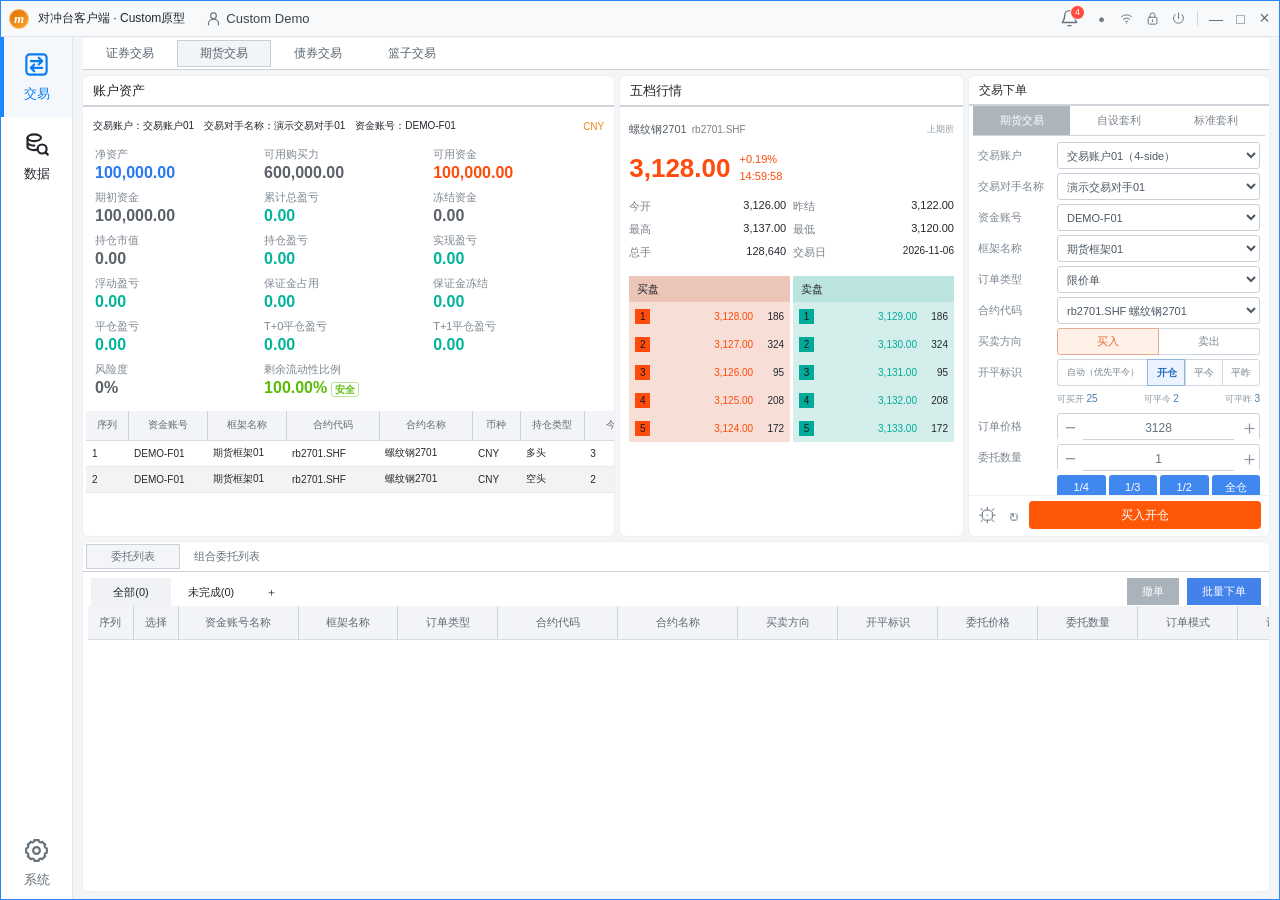
<file: index.html>
<!doctype html>
<html lang="zh-CN">
<head>
  <meta charset="utf-8">
  <meta name="viewport" content="width=device-width, initial-scale=1">
  <meta name="description" content="Custom端下单面板高保真交互原型">
  <title>Custom Client Prototype</title>
  <link rel="stylesheet" href="message-center.css">
    <link rel="stylesheet" href="styles.css">
<link rel="stylesheet" href="ticket-settings.css">
  <link rel="stylesheet" href="custom-futures.css">
</head>
<body>
  <svg class="icon-sprite" aria-hidden="true">
    <symbol id="i-trade" viewBox="0 0 24 24"><rect x="3" y="3" width="18" height="18" rx="3"/><path d="M7 9h10M14 6l3 3-3 3M17 15H7M10 12l-3 3 3 3"/></symbol>
    <symbol id="i-data" viewBox="0 0 24 24"><ellipse cx="10" cy="6" rx="6" ry="3"/><path d="M4 6v8c0 1.7 2.7 3 6 3 1.1 0 2.2-.2 3-.5M4 10c0 1.7 2.7 3 6 3"/><circle cx="17" cy="16" r="4"/><path d="m20 19 2 2"/></symbol>
    <symbol id="i-settings" viewBox="0 0 24 24"><circle cx="12" cy="12" r="3"/><path d="M19.4 15a1.7 1.7 0 0 0 .3 1.9l.1.1-2.8 2.8-.1-.1a1.7 1.7 0 0 0-1.9-.3 1.7 1.7 0 0 0-1 1.6v.2h-4V21a1.7 1.7 0 0 0-1-1.6 1.7 1.7 0 0 0-1.9.3l-.1.1L4.2 17l.1-.1a1.7 1.7 0 0 0 .3-1.9A1.7 1.7 0 0 0 3 14H2.8v-4H3a1.7 1.7 0 0 0 1.6-1 1.7 1.7 0 0 0-.3-1.9L4.2 7 7 4.2l.1.1a1.7 1.7 0 0 0 1.9.3A1.7 1.7 0 0 0 10 3V2.8h4V3a1.7 1.7 0 0 0 1 1.6 1.7 1.7 0 0 0 1.9-.3l.1-.1L19.8 7l-.1.1a1.7 1.7 0 0 0-.3 1.9 1.7 1.7 0 0 0 1.6 1h.2v4H21a1.7 1.7 0 0 0-1.6 1Z"/></symbol>
    <symbol id="i-user" viewBox="0 0 24 24"><circle cx="12" cy="8" r="4"/><path d="M5 21v-2c0-3.3 3.1-6 7-6s7 2.7 7 6v2"/></symbol>
    <symbol id="i-wifi" viewBox="0 0 24 24"><path d="M4 9a12 12 0 0 1 16 0M7 13a8 8 0 0 1 10 0M10 17a3 3 0 0 1 4 0"/><circle cx="12" cy="20" r=".8" fill="currentColor" stroke="none"/></symbol>
    <symbol id="i-lock" viewBox="0 0 24 24"><rect x="5" y="10" width="14" height="11" rx="2"/><path d="M8 10V7a4 4 0 0 1 8 0v3M12 14v3"/></symbol>
    <symbol id="i-power" viewBox="0 0 24 24"><path d="M12 3v9M6.6 5.6a8 8 0 1 0 10.8 0"/></symbol>
    <symbol id="i-chevron" viewBox="0 0 24 24"><path d="m7 10 5 5 5-5"/></symbol>
    <symbol id="i-swap" viewBox="0 0 24 24"><path d="M7 7h12l-3-3M17 17H5l3 3"/></symbol>
    <symbol id="i-pin" viewBox="0 0 24 24"><path d="m15 4 5 5-3 1-4 4 1 4-1 1-8-8 1-1 4 1 4-4Z"/><path d="m9 15-5 5"/></symbol>
    <symbol id="i-refresh" viewBox="0 0 24 24"><path d="M20 7v5h-5M4 17v-5h5"/><path d="M6.1 8A7 7 0 0 1 18 6l2 6M18 16a7 7 0 0 1-12 2l-2-6"/></symbol>
    <symbol id="i-bell" viewBox="0 0 24 24"><path d="M18 8a6 6 0 0 0-12 0c0 7-3 7-3 9h18c0-2-3-2-3-9"/><path d="M10 21h4"/></symbol>
    <symbol id="i-check" viewBox="0 0 24 24"><path d="m5 12 4 4L19 6"/></symbol>
  </svg>

  <div class="desktop-shell">
    <header class="titlebar">
      <div class="brand-logo">m</div>
      <div class="product-name">对冲台客户端 · Custom原型</div>
      <button class="user-label" id="loginPreviewButton" type="button" title="邮箱登录与自选同步"><svg><use href="#i-user"></use></svg><span>Custom Demo</span></button>
      <div class="notification-center">
        <button id="notificationBell" class="notification-bell" type="button" aria-label="消息通知" aria-expanded="false">
          <svg><use href="#i-bell"></use></svg><span id="notificationBadge" class="notification-badge">3</span>
        </button>
        <section id="notificationPopover" class="notification-popover" hidden aria-label="消息中心">
          <header class="notification-head">
            <div id="notificationListHeader"><div><strong>消息通知</strong><span id="notificationUnreadText">3 条未读</span></div></div>
            <div id="notificationDetailHeader" hidden><button id="backToNotificationList" type="button">‹ 返回列表</button><strong>消息详情</strong><span id="notificationDetailDate"></span></div>
            <button id="markAllNotificationsRead" type="button">全部已读</button>
          </header>
          <nav id="notificationTabs" class="notification-tabs" aria-label="消息分类"></nav>
          <nav id="notificationSubFilters" class="notification-subfilters" aria-label="消息二级筛选"></nav>
          <div class="notification-body">
            <div id="notificationList" class="notification-list"></div>
            <footer id="notificationFooter" class="notification-footer"><button id="openFullNotifications" type="button">全部消息 ›</button></footer>
            <article id="notificationDetail" class="notification-detail"></article>
          </div>
        </section>
      </div>
      <div class="titlebar-tools" aria-label="系统状态">
        <span class="shirt">●</span>
        <svg><use href="#i-wifi"></use></svg>
        <svg><use href="#i-lock"></use></svg>
        <svg><use href="#i-power"></use></svg>
        <i></i><span>—</span><span>□</span><span class="close">×</span>
      </div>
    </header>

    <aside class="sidebar">
      <button type="button" data-view="login" class="nav-item" hidden>账户</button>
      <nav>
        <button class="nav-item active" data-view="trade" type="button">
          <svg><use href="#i-trade"></use></svg><span>交易</span>
        </button>
        <button class="nav-item" data-view="data" type="button">
          <svg><use href="#i-data"></use></svg><span>数据</span>
        </button>
      </nav>
      <button class="nav-item system" data-view="system" type="button">
        <svg><use href="#i-settings"></use></svg><span>系统</span>
      </button>
    </aside>

    <main class="workspace">
      <section class="top-grid">
        <article class="panel asset-panel">
          <header class="panel-title">账户资产</header>
          <div class="account-line">
            <span>交易对手名称：<b>Custom Demo</b></span>
            <span class="currency">CNY</span>
            <span>等值 人民币</span>
            <svg><use href="#i-chevron"></use></svg>
          </div>
          <div class="asset-metrics">
            <div><span>净资产</span><strong class="blue">999,951,547,406.03</strong></div>
            <div><span>可用资金</span><strong class="orange">999,950,917,094.83</strong></div>
            <div><span>期初资金</span><strong>999,950,602,606.03</strong></div>
            <div><span>持仓市值</span><strong>1,869,768.00</strong></div>
            <div><span>实现盈亏</span><strong class="green">0.00</strong></div>
            <div><span>浮动盈亏</span><strong class="orange">944,800.00</strong></div>
            <div><span>当日买入成交金额</span><strong>1,250,000.00</strong></div>
            <div><span>当日卖出成交金额</span><strong>842,600.00</strong></div>
            <div><span>当日盈亏</span><strong>12,460.00</strong></div>
          </div>
          <div class="asset-holdings-note"><span>持仓明细请在“数据 - 持仓信息”中查看</span><button type="button" data-open-holdings>查看持仓信息　›</button></div>
        </article>

        <article class="panel quote-panel">
          <header class="panel-title">五档行情</header>
          <div class="quote-symbol"><span>平安银行</span><b>000001.SZ</b><svg><use href="#i-swap"></use></svg></div>
          <div class="quote-main"><strong>10.80</strong><span>0.01<br>0.09%</span></div>
          <div class="quote-stats">
            <span>最高</span><b class="orange">10.85</b><span>最低</span><b class="green">10.74</b>
            <span>今开</span><b class="green">10.76</b><span>昨收</span><b>10.79</b>
            <span>涨停</span><b>11.87</b><span>跌停</span><b>9.71</b>
            <span>总手</span><b>312,096</b><span>总额</span><b>337,335,870.29</b>
            <span>换手</span><b>0.16%</b>
          </div>
          <div class="order-book">
            <div class="book-side bid"><header>买盘</header>
              <p><em>1</em><b>10.79</b><span>9993</span></p><p><em>2</em><b>10.78</b><span>11638</span></p><p><em>3</em><b>10.77</b><span>3193</span></p><p><em>4</em><b>10.76</b><span>5232</span></p><p><em>5</em><b>10.75</b><span>6103</span></p>
            </div>
            <div class="book-side ask"><header>卖盘</header>
              <p><em>1</em><b>10.80</b><span>4420</span></p><p><em>2</em><b>10.81</b><span>4398</span></p><p><em>3</em><b>10.82</b><span>8139</span></p><p><em>4</em><b>10.83</b><span>3957</span></p><p><em>5</em><b>10.84</b><span>7860</span></p>
            </div>
          </div>
        </article>

        <article class="panel order-panel">
          <header class="panel-title">交易下单</header>
          <div class="order-tabs"><button class="active" type="button">普通交易</button><button type="button">空头交易</button></div>
          <div class="form-grid">
            <label>资金账号</label><select><option>DEMO-04501</option></select>
            <label>订单类型</label><select><option>限价单</option><option>市价单</option></select>
            <label>标的代码</label><select><option>000001.SZ 平安银行</option><option>000002.SZ 万科A</option></select>
            <label>订单方向</label><div class="direction-switch"><button class="active" data-direction="buy" type="button">买入</button><button data-direction="sell" type="button">卖出</button></div>
            <label>订单价格 <svg><use href="#i-pin"></use></svg></label><div class="stepper"><button data-step="price" data-delta="-0.01" type="button">−</button><input id="priceInput" value="10.80"><button data-step="price" data-delta="0.01" type="button">＋</button><button class="field-settings" type="button" aria-label="价格设置"><svg><use href="#i-settings"></use></svg></button></div>
            <div></div><div class="limit-hint">等于当前价 0.00%</div>
            <label>委托数量</label><div class="stepper"><button data-step="quantity" data-delta="-100" type="button">−</button><input id="quantityInput" value="100"><button data-step="quantity" data-delta="100" type="button">＋</button><button id="quantitySettingsButton" class="field-settings" type="button" aria-label="快捷委托数量" aria-expanded="false"><svg><use href="#i-settings"></use></svg></button><section id="quantityModeMenu" class="quick-order-menu" aria-label="快捷委托数量" hidden><header>快捷委托数量</header><div class="quick-order-group"><span>预设比例</span><div class="quick-order-values ratio-values"><button data-ratio=".25" type="button">1/4</button><button data-ratio=".3333" type="button">1/3</button><button data-ratio=".5" type="button">1/2</button><button data-ratio="1" type="button">全仓</button></div></div><div class="quick-order-group"><span>常用数量</span><div id="commonQuantityMenuValues" class="quick-order-values"></div></div><div class="quick-order-group"><span>常用金额</span><div id="commonAmountMenuValues" class="quick-order-values"></div></div></section></div>
            <div></div><div class="available-hint">可买数量 <b>25,000</b></div>
            <label>下单金额</label><div class="amount-field"><output id="amountValue">1,080.00</output><span>CNY</span></div>
            <label>订单模式</label><select><option>LowTouch</option><option>HighTouch</option></select>
            <label for="customAlgorithm">算法类型</label><select id="customAlgorithm"><option>无</option><option>TWAP</option></select>
          </div>
          <button id="expandOrder" class="expand-button" type="button">展开 <svg><use href="#i-chevron"></use></svg></button>
          <div id="orderExtra" class="order-extra" hidden><span>订单备注</span><input placeholder="选填"></div>
          <div class="estimate"><span>可用资金 <i>CNY</i> 999,950,917,094.83</span></div>
          <div class="order-actions"><button id="customSettingsButton" class="icon-action" type="button" aria-label="自定义设置" aria-expanded="false"><svg><use href="#i-settings"></use></svg></button><button class="icon-action" type="button"><svg><use href="#i-refresh"></use></svg></button><button id="submitOrder" class="submit-order" type="button">买入</button></div>
        </article>
      </section>

      <section class="panel order-list-panel">
        <header class="panel-title">委托列表</header>
        <div class="list-toolbar">
          <div class="list-tabs"><button class="active" type="button">全部(<span id="allCount">0</span>)</button><button type="button">未完成(<span id="pendingCount">0</span>)</button><button class="add-tab" type="button">＋</button></div>
          <div class="list-actions"><button disabled type="button">撤单</button><button class="primary" id="batchOrder" type="button">批量下单</button></div>
        </div>
        <div class="orders-wrap">
          <table class="data-table orders-table">
            <thead><tr><th>序列</th><th>□</th><th>资金账号名称</th><th>订单类型</th><th>标的代码</th><th>标的名称</th><th>订单方向</th><th>委托价格</th><th>委托数量</th><th>订单模式</th><th>订单状态</th><th>成交均价</th><th>成交数量</th></tr></thead>
            <tbody id="orderRows"><tr class="empty-row"><td colspan="13">暂无委托</td></tr></tbody>
          </table>
        </div>
      </section>
      <iframe title="邮箱登录与自选同步" id="loginPreview" class="login-preview" hidden></iframe>
      <section id="dataWorkspace" class="data-workspace" hidden aria-label="数据持仓信息"></section>
    </main>
    <section id="customSettingsDialog" class="custom-settings-dialog" role="dialog" aria-labelledby="customSettingsTitle" hidden>
      <header><strong id="customSettingsTitle">自定义设置</strong><button id="closeCustomSettings" type="button" aria-label="关闭">×</button></header>
      <nav id="customSettingsTabs" class="custom-settings-tabs" aria-label="自定义设置分类"><button class="active" data-settings-tab="retained" type="button">保留字段</button><button data-settings-tab="common" type="button">常用数字</button><button data-settings-tab="protection" type="button">操作保护</button></nav>
      <div class="custom-settings-body">
        <fieldset class="retained-settings" data-settings-panel="retained">
          <legend>订单下达后下单面板保留的要素</legend>
          <div>
            <label><input type="checkbox" checked>对冲渠道</label>
            <label><input type="checkbox" checked>订单类型</label>
            <label><input type="checkbox" checked>标的代码</label>
            <label><input type="checkbox" checked>委托价格</label>
            <label><input type="checkbox" checked>委托数量</label>
            <label><input type="checkbox" checked>订单模式</label>
            <label><input type="checkbox" checked>订单方向</label>
            <label><input type="checkbox" checked>备注</label>
          </div>
        </fieldset>
        <section class="common-number-settings" data-settings-panel="common" hidden>
          <div><header>常用数量</header><div id="quickQuantityInputs" class="quick-number-inputs"></div></div>
          <div><header>常用金额</header><div id="quickAmountInputs" class="quick-number-inputs amount-inputs"></div></div>
        </section>
        <fieldset class="wheel-settings" data-settings-panel="protection" hidden>
          <legend>允许鼠标滚轮调整</legend>
          <label><span>委托价格</span><input id="allowPriceWheel" type="checkbox"></label>
          <label><span>委托数量</span><input id="allowQuantityWheel" type="checkbox"></label>
        </fieldset>
      </div>
      <footer><button id="cancelCustomSettings" type="button">取消</button><button id="saveCustomSettings" class="primary" type="button">保存</button></footer>
    </section>
    <div id="toast" class="toast" role="status"></div>
  </div>
  <script src="notification-channels.js"></script>
    <script src="message-center.js"></script>
    <script src="ticket-settings.js"></script>
    <script src="algorithm-order.js"></script>
    <script src="app.js"></script>
    <script src="futures-order-plan.js"></script>
    <script src="custom-futures.js"></script>
</body>
</html>
</file>
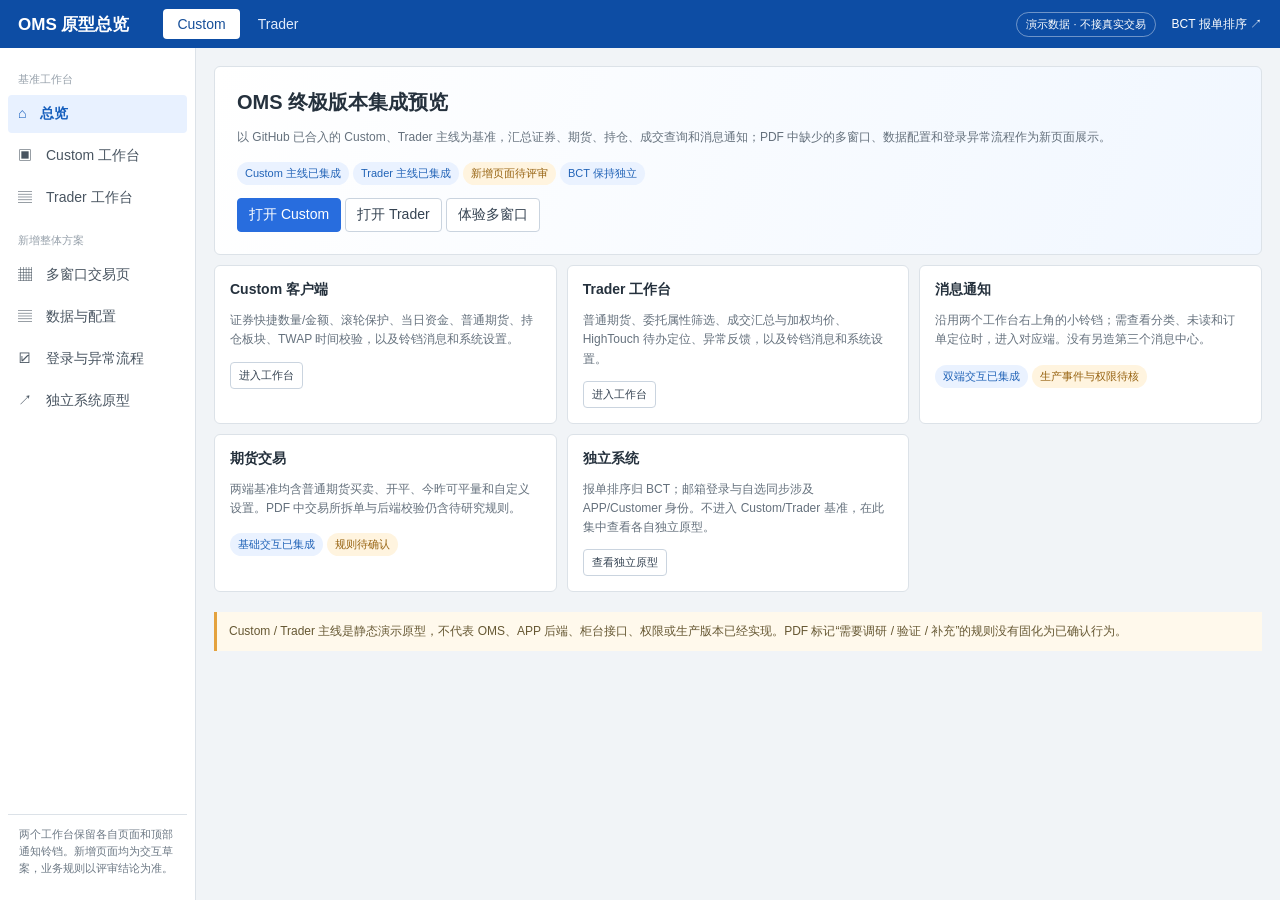
<file: prototypes/ultimate-integration/index.html>
<!doctype html>
<html lang="zh-CN"><head><meta charset="utf-8"><meta name="viewport" content="width=device-width,initial-scale=1">
<title>OMS 终极版本集成原型</title>
<style>
:root{font:14px "Microsoft YaHei",Arial,sans-serif;color:#25313d;--blue:#286dde;--line:#dce2e8;--muted:#6d7985}*{box-sizing:border-box}body{margin:0;background:#f1f4f7;height:100vh;overflow:hidden}button,select,input{font:inherit}button{cursor:pointer}.top{height:48px;background:#0d4da4;color:white;display:flex;align-items:center;gap:16px;padding:0 18px}.brand{font-size:17px;font-weight:bold}.role{display:flex;gap:4px;margin-left:18px}.role button{border:0;background:transparent;color:#e1ebfb;padding:7px 14px;border-radius:4px}.role button.active{background:white;color:#164f99}.spacer{flex:1}.badge{border:1px solid #ffffff66;border-radius:15px;font-size:11px;padding:4px 9px}.top a{color:white;text-decoration:none;font-size:12px}.layout{height:calc(100vh - 48px);display:grid;grid-template-columns:196px 1fr}.side{background:white;border-right:1px solid var(--line);padding:12px 8px;display:flex;flex-direction:column;gap:4px}.caption{color:#98a2ac;font-size:11px;padding:12px 10px 4px}.nav{border:0;background:transparent;text-align:left;padding:10px;border-radius:4px;color:#495561}.nav:hover{background:#f3f7fc}.nav.active{background:#e8f1ff;color:#155ebd;font-weight:bold}.foot{margin-top:auto;padding:11px;border-top:1px solid var(--line);font-size:11px;color:var(--muted);line-height:1.55}main{min-width:0;min-height:0;overflow:hidden}.page{height:100%;overflow:auto;padding:18px}.page.hide{display:none}.head{display:flex;gap:14px;align-items:center;margin-bottom:13px}.head h1{font-size:20px;margin:0 0 4px}.head p{font-size:12px;color:var(--muted);margin:0;line-height:1.5}.card{background:white;border:1px solid var(--line);border-radius:6px;padding:15px}.grid{display:grid;grid-template-columns:repeat(3,minmax(190px,1fr));gap:10px}.hero{grid-column:1/-1;background:linear-gradient(110deg,#fff,#f1f7ff);padding:22px}.hero h2{margin:0 0 8px;font-size:20px}.hero p,.card p{font-size:12px;color:#65717d;line-height:1.6}.tag{display:inline-block;background:#eaf2ff;color:#2163b7;border-radius:12px;padding:4px 8px;margin:3px 4px 0 0;font-size:11px}.tag.wait{background:#fff4df;color:#976311}.btn{border:1px solid #cad4df;border-radius:4px;background:white;padding:7px 11px;color:#354352}.btn.blue{background:var(--blue);color:white;border-color:var(--blue)}.btn.sm{font-size:11px;padding:5px 8px}.frame{padding:0;display:flex;flex-direction:column}.framebar{height:42px;flex:none;background:white;border-bottom:1px solid var(--line);display:flex;align-items:center;padding:0 14px;gap:10px;font-size:12px}.framebar span{color:var(--muted)}.framebar a{margin-left:auto;color:#256ac7}.appframe{width:100%;height:calc(100% - 42px);border:0}.workspace{height:100%;display:flex;flex-direction:column}.toolbar{display:flex;gap:8px;align-items:center;background:white;border:1px solid var(--line);padding:8px;border-radius:5px;margin-bottom:10px}.toolbar select{height:30px;border:1px solid #cad4df;border-radius:4px;background:white;padding:0 8px}.canvas{position:relative;flex:1;min-height:500px;overflow:auto;border:1px solid #cbd4dd;border-radius:6px;background-color:#e8edf2;background-image:linear-gradient(#ccd4dc55 1px,transparent 1px),linear-gradient(90deg,#ccd4dc55 1px,transparent 1px);background-size:24px 24px}.widget{position:absolute;width:300px;height:210px;min-width:210px;min-height:120px;resize:both;overflow:hidden;background:white;border:1px solid #cbd4dd;border-radius:5px;box-shadow:0 3px 12px #2032481c}.whead{height:32px;background:#f6f8fa;border-bottom:1px solid var(--line);padding:7px 9px;cursor:move;display:flex;align-items:center}.whead button{margin-left:auto;border:0;background:transparent;color:#77818c;font-size:16px}.wbody{padding:9px;overflow:auto;height:calc(100% - 32px);font-size:11px}.wbody table,.table{border-collapse:collapse;width:100%;font-size:11px}.wbody td,.wbody th,.table td,.table th{border:1px solid #e1e6eb;padding:6px;text-align:left}.wbody th,.table th{background:#f2f5f8}.miniform{display:grid;grid-template-columns:70px 1fr;gap:6px;align-items:center}.miniform input,.miniform select{width:100%;height:26px;border:1px solid #ccd4dc;border-radius:3px}.tabs{display:flex;gap:5px;flex-wrap:wrap;border-bottom:1px solid var(--line);margin-bottom:12px}.tabs button{border:0;border-bottom:2px solid transparent;background:transparent;padding:9px 11px;color:#57636f}.tabs button.active{border-color:var(--blue);color:#155ebd;font-weight:bold}.module{background:white;border:1px solid var(--line);border-radius:6px;padding:15px;overflow:auto}.module h2{font-size:15px;margin:0 0 12px}.module p{font-size:12px;color:#66727e;line-height:1.55}.filters{display:flex;gap:8px;flex-wrap:wrap;align-items:center;margin-bottom:12px}.filters input,.filters select{height:30px;border:1px solid #cbd4dd;border-radius:4px;padding:0 8px}.metricrow{display:grid;grid-template-columns:repeat(4,1fr);gap:9px;margin:10px 0}.metric{border:1px solid var(--line);border-radius:4px;padding:12px}.metric small{color:#78838e}.metric b{display:block;font-size:18px;margin-top:5px}.note{border-left:3px solid #e4a23e;background:#fff9ec;padding:10px 12px;font-size:12px;color:#665833;line-height:1.55;margin:10px 0}.blank{border:1px dashed #c8d1da;padding:18px;text-align:center;color:#71808c;font-size:12px}.toast{position:fixed;right:18px;top:58px;padding:10px 14px;background:#273545;color:white;border-radius:4px;opacity:0;transition:.2s;pointer-events:none}.toast.show{opacity:1}.modalbg{display:none;position:fixed;inset:0;background:#15283d66;align-items:center;justify-content:center}.modalbg.open{display:flex}.modal{background:white;width:min(460px,90vw);padding:18px;border-radius:7px;box-shadow:0 10px 40px #0003}.modal h3{margin:0 0 12px}.modalfoot{display:flex;justify-content:flex-end;gap:8px;margin-top:16px}@media(max-width:760px){.layout{grid-template-columns:1fr}.side{height:auto;overflow:auto;flex-direction:row;padding:4px;position:sticky;top:48px;z-index:4}.caption,.foot{display:none}.nav{white-space:nowrap;padding:8px}.grid{grid-template-columns:1fr}.hero{grid-column:auto}.metricrow{grid-template-columns:1fr 1fr}.page{min-height:calc(100vh - 100px)}.top{position:sticky;top:0;z-index:5}}
</style></head>
<body>
<header class="top"><div class="brand">OMS 原型总览</div><div class="role"><button class="active" data-role="Custom">Custom</button><button data-role="Trader">Trader</button></div><div class="spacer"></div><span class="badge">演示数据 · 不接真实交易</span><a href="https://ldy-66.github.io/bct-order-routing-ui/" target="_blank" rel="noreferrer">BCT 报单排序 ↗</a></header>
<div class="layout"><aside class="side"><div class="caption">基准工作台</div><button class="nav active" data-view="overview">⌂　总览</button><button class="nav" data-view="custom">▣　Custom 工作台</button><button class="nav" data-view="trader">▤　Trader 工作台</button><div class="caption">新增整体方案</div><button class="nav" data-view="workspace">▦　多窗口交易页</button><button class="nav" data-view="data">▤　数据与配置</button><button class="nav" data-view="review">☑　登录与异常流程</button><button class="nav" data-view="separate">↗　独立系统原型</button><div class="foot">两个工作台保留各自页面和顶部通知铃铛。新增页面均为交互草案，业务规则以评审结论为准。</div></aside>
<main>
<section id="p-overview" class="page"><div class="grid"><article class="card hero"><h2>OMS 终极版本集成预览</h2><p>以 GitHub 已合入的 Custom、Trader 主线为基准，汇总证券、期货、持仓、成交查询和消息通知；PDF 中缺少的多窗口、数据配置和登录异常流程作为新页面展示。</p><span class="tag">Custom 主线已集成</span><span class="tag">Trader 主线已集成</span><span class="tag wait">新增页面待评审</span><span class="tag">BCT 保持独立</span><div style="margin-top:13px"><button class="btn blue" data-go="custom">打开 Custom</button> <button class="btn" data-go="trader">打开 Trader</button> <button class="btn" data-go="workspace">体验多窗口</button></div></article>
<article class="card"><b>Custom 客户端</b><p>证券快捷数量/金额、滚轮保护、当日资金、普通期货、持仓板块、TWAP 时间校验，以及铃铛消息和系统设置。</p><button class="btn sm" data-go="custom">进入工作台</button></article>
<article class="card"><b>Trader 工作台</b><p>普通期货、委托属性筛选、成交汇总与加权均价、HighTouch 待办定位、异常反馈，以及铃铛消息和系统设置。</p><button class="btn sm" data-go="trader">进入工作台</button></article>
<article class="card"><b>消息通知</b><p>沿用两个工作台右上角的小铃铛；需查看分类、未读和订单定位时，进入对应端。没有另造第三个消息中心。</p><span class="tag">双端交互已集成</span><span class="tag wait">生产事件与权限待核</span></article>
<article class="card"><b>期货交易</b><p>两端基准均含普通期货买卖、开平、今昨可平量和自定义设置。PDF 中交易所拆单与后端校验仍含待研究规则。</p><span class="tag">基础交互已集成</span><span class="tag wait">规则待确认</span></article>
<article class="card"><b>独立系统</b><p>报单排序归 BCT；邮箱登录与自选同步涉及 APP/Customer 身份。不进入 Custom/Trader 基准，在此集中查看各自独立原型。</p><button class="btn sm" data-go="separate">查看独立原型</button></article>
<div class="note" style="grid-column:1/-1">Custom / Trader 主线是静态演示原型，不代表 OMS、APP 后端、柜台接口、权限或生产版本已经实现。PDF 标记“需要调研 / 验证 / 补充”的规则没有固化为已确认行为。</div></div></section>
<section id="p-custom" class="page frame hide"><div class="framebar"><b>Custom 客户端基准原型</b><span>工作台内铃铛打开消息中心；左侧系统进入通知、弹框和声音设置</span><a href="https://ldy-66.github.io/custom-prototype/" target="_blank">GitHub Pages ↗</a></div><iframe id="customFrame" class="appframe" title="Custom 客户端"></iframe></section>
<section id="p-trader" class="page frame hide"><div class="framebar"><b>Trader 工作台基准原型</b><span>工作台内铃铛查看消息、异常反馈与 HighTouch 待办</span><a href="https://ldy-66.github.io/trader-prototype/" target="_blank">GitHub Pages ↗</a></div><iframe id="traderFrame" class="appframe" title="Trader 工作台"></iframe></section>
<section id="p-workspace" class="page workspace hide"><div class="head"><div><h1>自定义多窗口交易页</h1><p>可增加、拖动和缩放资金、持仓、订单、自选、证券快捷下单、期货快捷下单窗口。跨窗口数据关系仍待评审。</p></div></div><div class="toolbar"><label>工具箱</label><select id="kind"><option value="资金">资金</option><option value="持仓">持仓</option><option value="订单">订单</option><option value="自选">自选</option><option value="证券快捷下单">证券快捷下单</option><option value="期货快捷下单">期货快捷下单</option></select><button class="btn blue sm" id="add">＋ 添加窗口</button><button class="btn sm" id="reset">恢复默认</button><div class="spacer"></div><label>业务品种</label><select id="market"><option>证券</option><option>期货</option></select><span style="font-size:10px;color:#78838e">拖动标题栏 · 拉右下角缩放 · 松开网格吸附</span></div><div id="canvas" class="canvas"></div></section>
<section id="p-data" class="page hide"><div class="head"><div><h1>数据与配置补充预览</h1><p>展示 PDF 中尚未并入现有基准的页面；未说明的筛选字段保留待确认。</p></div><span class="tag wait">交互草案</span></div><nav id="tabs" class="tabs"><button class="active" data-tab="assets">资产与币种</button><button data-tab="margin">保证金比例</button><button data-tab="bp">购买力账号</button><button data-tab="columns">配置列设置/导出</button><button data-tab="mapping">账号映射</button><button data-tab="sorting">报单排序</button><button data-tab="export">成交查询/导出</button><button data-tab="permission">Trader 权限</button><button data-tab="tempAdjust">临时资金/持仓</button></nav><div id="data"></div></section>
<section id="p-review" class="page hide"><div class="head"><div><h1>登录错误与 HighTouch 确认</h1><p>展示 PDF 提出的进度与确认弹框形态；错误全集和操作规则仍需从现有系统补齐。</p></div><span class="tag wait">后端未核实</span></div><div class="grid"><article class="card"><b>网络重连进度</b><p>断线恢复时显示可见进度，避免用户误以为页面卡住。</p><button id="reconnect" class="btn blue sm">模拟重连</button><div style="height:8px;background:#e5e9ee;border-radius:5px;margin:12px 0"><div id="progress" style="height:100%;width:8%;background:#286dde;border-radius:5px;transition:width .4s"></div></div><span id="loginState" class="tag">等待连接</span></article><article class="card"><b>报错类型清单</b><p>PDF 要求穷举错误类型，但材料未提供错误码/文案，不能据此编造。</p><div class="blank">错误类型、显示文案、可否重试：待后端清单</div></article><article class="card"><b>HighTouch 确认弹框外观</b><p>拒绝、改单拒单和确认权限需回到实际订单流程确认。</p><button id="ht" class="btn sm">查看弹框</button></article><div class="note" style="grid-column:1/-1">HighTouch 待办提示应同时留在既有工作区提醒位与铃铛中心；消息已读不等于订单已确认。</div></div></section>
<section id="p-review" class="page hide"><div class="head"><div><h1>登录错误与 HighTouch 确认</h1><p>展示 PDF 提出的进度与确认弹框形态；错误全集和操作规则仍需从现有系统补齐。</p></div><span class="tag wait">后端未核实</span></div><div class="grid"><article class="card"><b>网络重连进度</b><p>断线恢复时显示可见进度，避免用户误以为页面卡住。</p><button id="reconnect" class="btn blue sm">模拟重连</button><div style="height:8px;background:#e5e9ee;border-radius:5px;margin:12px 0"><div id="progress" style="height:100%;width:8%;background:#286dde;border-radius:5px;transition:width .4s"></div></div><span id="loginState" class="tag">等待连接</span></article><article class="card"><b>报错类型清单</b><p>PDF 要求穷举错误类型，但材料未提供错误码/文案，不能据此编造。</p><div class="blank">错误类型、显示文案、可否重试：待后端清单</div></article><article class="card"><b>HighTouch 确认弹框外观</b><p>拒绝、改单拒单和确认权限需回到实际订单流程确认。</p><button id="ht" class="btn sm">查看弹框</button></article><div class="note" style="grid-column:1/-1">HighTouch 待办提示应同时留在既有工作区提醒位与铃铛中心；消息已读不等于订单已确认。</div></div></section>
<section id="p-separate" class="page hide"><div class="head"><div><h1>独立系统原型</h1><p>从总览进入便于查看；这两项不合并到 Custom / Trader 工作台基准。</p></div><span class="tag">独立边界</span></div><div class="grid"><article class="card"><b>Customer 邮箱登录与自选同步</b><p>涉及 APP、OMS Customer 与 BCT 的登录身份和自选数据。当前是静态流程演示，不接身份或同步服务。</p><a class="btn blue sm" href="related/customer-email-login-watchlist-sync.html" target="_blank" rel="noreferrer">打开独立登录原型 ↗</a><span class="tag wait">待 APP / 后端方案与迁移规则</span></article><article class="card"><b>BCT 报单排序配置</b><p>买卖筛选、全选、批量删除属于 BCT 配置工作，不改变 Custom / Trader 的交易工作台。</p><a class="btn blue sm" href="https://ldy-66.github.io/bct-order-routing-ui/" target="_blank" rel="noreferrer">打开 BCT 原型 ↗</a><span class="tag">独立 GitHub Pages</span></article><article class="card"><b>临时资金与持仓调整</b><p>从资金临时调整 PRD 延伸的控制能力。资金调整有背景和字段方向；持仓调整须先明确对客仓与持仓明细的关系。</p><button class="btn sm" data-go="data" data-tab="tempAdjust">查看待设计范围</button><span class="tag wait">待业务规则评审</span></article></div></section>
</main></div><div id="toast" class="toast"></div><div id="modalbg" class="modalbg"><div class="modal"><h3>HighTouch 待确认订单</h3><p>演示客户 A · 600000.SH · 买入 · 8,000 股</p><div class="note">按钮仅改变演示反馈；真实状态、权限和拒绝原因沿用待确认的订单流程。</div><div class="modalfoot"><button class="btn" data-close>返回</button><button class="btn" data-close>拒绝（演示）</button><button class="btn blue" data-close>确认处理（演示）</button></div></div></div>
<script>
(function(){
var $=function(s,r){return(r||document).querySelector(s)},$$=function(s,r){return Array.prototype.slice.call((r||document).querySelectorAll(s))};
var hosted=location.protocol.indexOf("http")===0;
$("#customFrame").src=hosted?"https://ldy-66.github.io/custom-prototype/":"workbenches/custom/index.html";
$("#traderFrame").src=hosted?"https://ldy-66.github.io/trader-prototype/":"workbenches/trader/index.html";
function say(s){var t=$("#toast");t.textContent=s;t.classList.add("show");clearTimeout(say.timer);say.timer=setTimeout(function(){t.classList.remove("show")},2200)}
function go(v){$$(".page").forEach(function(p){p.classList.toggle("hide",p.id!=="p-"+v)});$$(".nav").forEach(function(b){b.classList.toggle("active",b.dataset.view===v)});if(v==="workspace"&&!$("#canvas").children.length)defaults();if(v==="data")render(tab)}
$$('.nav').forEach(function(b){b.onclick=function(){go(b.dataset.view)}});$$('[data-go]').forEach(function(b){b.onclick=function(){var v=b.dataset.go;go(v);if(v==="data"&&b.dataset.tab){tab=b.dataset.tab;$$('[data-tab]',$('#tabs')).forEach(function(x){x.classList.toggle('active',x.dataset.tab===tab)});render(tab)}}});
$$("[data-role]").forEach(function(b){b.onclick=function(){$$("[data-role]").forEach(function(x){x.classList.toggle("active",x===b)});say(b.dataset.role+" 工作台已选中")}});
var tab="assets";
$("#tabs").onclick=function(e){var b=e.target.closest("[data-tab]");if(!b)return;tab=b.dataset.tab;$$("[data-tab]",$("#tabs")).forEach(function(x){x.classList.toggle("active",x===b)});render(tab)};
var seq=0,z=2;
function content(k){
if(k==="资金")return '<table><tr><th>可用资金</th><th>可用购买力</th></tr><tr><td>CNY 1,286,430</td><td>2,100,000</td></tr><tr><th>保证金占用</th><th>当日盈亏</th></tr><tr><td>126,500</td><td>+3,680.50</td></tr></table><p>币种与账户联动演示</p>';
if(k==="持仓")return '<table><tr><th>代码/合约</th><th>持仓</th><th>可用</th><th>今仓/昨仓</th></tr><tr><td>600000.SH</td><td>12,000</td><td>10,000</td><td>证券</td></tr><tr><td>IF2612</td><td>8</td><td>6</td><td>3 / 3</td></tr></table>';
if(k==="订单")return '<table><tr><th>标的</th><th>方向/开平</th><th>委托</th><th>成交</th><th>状态</th></tr><tr><td>600000.SH</td><td>买入</td><td>8,000</td><td>5,000</td><td>部分成交</td></tr><tr><td>IF2612</td><td>卖出/平今</td><td>2</td><td>0</td><td>待处理</td></tr></table>';
if(k==="自选")return '<table><tr><th>标的</th><th>最新</th><th>涨跌</th></tr><tr><td>平安银行</td><td>11.74</td><td>+0.86%</td></tr><tr><td>IF2612</td><td>4,058.0</td><td>+0.31%</td></tr></table>';
if(k==="证券快捷下单")return '<div class="miniform"><label>代码</label><input value="600000.SH"><label>买卖</label><select><option>买入</option><option>卖出</option></select><label>价格</label><input value="10.80"><label>数量</label><input value="100"><label>快捷金额</label><select><option>10,000</option><option>50,000</option></select></div><p><button class="btn sm" data-send>模拟下单</button></p>';
return '<div class="miniform"><label>合约</label><input value="IF2612"><label>买卖</label><select><option>买入</option><option>卖出</option></select><label>开平</label><select><option>自动（优先平今）</option><option>开仓</option><option>平仓</option><option>平今</option></select><label>价格</label><input value="4058.0"><label>数量</label><input value="2"></div><p><button class="btn sm" data-send>模拟下单</button></p>';
}
function addWidget(k,x,y){var d=document.createElement("section");d.className="widget";d.style.left=(x||20+seq*31%260)+"px";d.style.top=(y||20+seq*28%220)+"px";d.style.zIndex=++z;d.innerHTML='<header class="whead">⠿　'+k+'<button data-close>×</button></header><div class="wbody">'+content(k)+'</div>';d.querySelector(".whead").onpointerdown=function(e){if(e.target.closest("button"))return;d.style.zIndex=++z;var startX=e.clientX,startY=e.clientY,left=d.offsetLeft,top=d.offsetTop;function move(ev){d.style.left=Math.max(0,left+ev.clientX-startX)+"px";d.style.top=Math.max(0,top+ev.clientY-startY)+"px"}function up(){d.style.left=Math.round(parseInt(d.style.left)/24)*24+"px";d.style.top=Math.round(parseInt(d.style.top)/24)*24+"px";document.removeEventListener("pointermove",move);document.removeEventListener("pointerup",up)}document.addEventListener("pointermove",move);document.addEventListener("pointerup",up,{once:true})};d.onclick=function(e){if(e.target.closest("[data-close]"))d.remove();if(e.target.closest("[data-send]"))say("演示页面不会真实报单")};$("#canvas").appendChild(d);seq++}
function defaults(){var c=$("#canvas");c.innerHTML="";addWidget("资金",18,18);addWidget("持仓",350,18);addWidget("自选",682,18);addWidget("订单",18,252);addWidget("证券快捷下单",490,300);addWidget("期货快捷下单",820,300)}
$("#add").onclick=function(){addWidget($("#kind").value)};$("#reset").onclick=function(){defaults();say("已恢复默认布局")};$("#market").onchange=function(){say("已切换"+this.value+"交易视图")};
function render(t){var d=$("#data"),h="";
if(t==="assets")h='<div class="module"><h2>账户资产与本币展示</h2><div class="filters"><label>交易账户 / 资产信息</label><select id="asset"><option value="CNY">DEMO-04501 · 人民币账户</option><option value="HKD">DEMO-HK001 · 港币账户</option></select><span>切换账号与资产信息双向联动（演示）</span></div><div class="metricrow"><div class="metric"><small>可用资金</small><b id="avail">CNY 1,286,430.00</b></div><div class="metric"><small>总资产等值</small><b id="total">CNY 5,240,000.00</b></div><div class="metric"><small>当日买入成交金额</small><b>CNY 380,000.00</b></div><div class="metric"><small>当日卖出成交金额</small><b>CNY 115,000.00</b></div></div><div class="note">PDF要求账户资产与下单资金账号联动，并按账号本币默认展示。汇率来源和人民币等值口径待确认。</div></div>';
if(t==="margin")h='<div class="module"><h2>保证金比例</h2><div class="filters"><select><option>交易对手：全部</option><option>Demo 对手方 A</option></select><select><option>交易账户：全部</option></select><select><option>交易所：全部</option><option>上期所</option></select><button class="btn sm">查询</button><button class="btn sm" data-toast="保证金字段配置">字段配置</button></div><table class="table"><tr><th>配置类型</th><th>客户名称</th><th>交易对手</th><th>交易账户</th><th>交易所</th><th>资产品种</th><th>合约类型</th><th>标的代码</th><th>方向</th><th>初始保证金比例</th><th>维持保证金比例</th></tr><tr><td>客户配置</td><td>演示客户</td><td>Demo A</td><td>DEMO-04501</td><td>上期所</td><td>期货</td><td>股指</td><td>IF2612</td><td>买</td><td>12.00%</td><td>10.00%</td></tr></table><p>比例数据来源、编辑权限和字段配置规则待技术确认。</p></div>';
if(t==="bp")h='<div class="module"><h2>购买力账号</h2><div class="filters"><select><option>Trader</option><option>Custom</option></select><select><option>交易对手：全部</option></select><select><option>交易账户：全部</option></select><button class="btn blue sm" data-toast="已生成演示购买力账号">生成</button><button class="btn sm" data-toast="删除所选演示项">删除</button><button class="btn sm" data-toast="演示导出">导出</button></div><table class="table"><tr><th>交易对手名称</th><th>交易账户</th><th>购买力资金账号</th><th>购买力币种</th></tr><tr><td>Demo A</td><td>DEMO-04501</td><td>BP-DEMO-01</td><td>CNY</td></tr></table></div>';
if(t==="columns")h='<div class="module"><h2>配置子页面列设置与导出</h2><p>PDF要求券池映射、标的物映射、证券池支持列设置及导出。</p><div class="filters"><select><option>券池映射</option><option>标的物映射</option><option>证券池</option></select><button class="btn sm" data-toast="列设置交互待接配置">列设置</button><button class="btn sm" data-toast="已触发演示导出">导出当前列表</button></div><table class="table"><tr><th>映射名称</th><th>标的代码</th><th>标的名称</th><th>市场</th><th>状态</th></tr><tr><td>Demo A</td><td>600000.SH</td><td>浦发银行</td><td>沪深</td><td>启用</td></tr></table></div>';
if(t==="mapping")h='<div class="module"><h2>交易账户映射</h2><p>以选择框减少手工填写错误。</p><div class="filters"><label>交易账户</label><select><option>选择交易账户</option><option>DEMO-04501 · 证券账户</option><option>DEMO-FUT-01 · 期货账户</option></select><label>对冲方资金账户</label><select><option>选择对冲方资金账户</option><option>HEDGE-001</option><option>HEDGE-002</option></select><button class="btn blue sm" data-toast="仅保存演示状态">保存</button></div><div class="note">CLOUD-876 的下拉方向明确，但数据来源、级联和重复映射校验待补充。CLOUD-988 / PDF 4.33 未给筛选字段，当前不预设表单。</div><div class="blank">交易账户配置查询新增筛选项：待补原始需求</div></div>';
if(t==="sorting")h='<div class="module"><h2>BCT 报单排序客户配置</h2><div class="filters"><select><option>交易账户：全部</option><option>DEMO-04501</option></select><select id="side"><option value="">买卖方向：全部</option><option>买入</option><option>卖出</option></select><button class="btn sm" id="searchSort">查询</button><button class="btn sm" id="selectSort">全选</button><button class="btn sm" id="deleteSort">批量删除</button><a class="btn sm" href="https://ldy-66.github.io/bct-order-routing-ui/" target="_blank">BCT 正式原型 ↗</a></div><table class="table" id="sortTable"><tr><th></th><th>客户</th><th>交易账户</th><th>买卖</th><th>排序模板</th></tr><tr data-side="买入"><td><input type="checkbox"></td><td>演示客户 A</td><td>DEMO-04501</td><td>买入</td><td>模板 A</td></tr><tr data-side="卖出"><td><input type="checkbox"></td><td>演示客户 B</td><td>DEMO-04502</td><td>卖出</td><td>模板 B</td></tr></table><p>BCT 独立于 Custom / Trader 基准。</p></div>';
if(t==="export")h='<div class="module"><h2>成交查询与导出</h2><div class="filters"><select><option>交易账户：全部</option><option>存续账户</option><option>已到期账户</option></select><input type="date" value="2026-11-01"><input type="date" value="2026-11-09"><label><input id="expired" type="checkbox" checked> 导出包括已到期账户</label><button class="btn blue sm" data-export>导出</button></div><table class="table"><tr><th>标的</th><th>方向</th><th>数量</th><th>成交金额</th><th>均价</th><th>账户状态</th></tr><tr><td>600000.SH</td><td>买入</td><td>5,000</td><td>57,500</td><td>11.500000</td><td>存续</td></tr><tr><td>IF2612</td><td>卖出</td><td>2</td><td>811,600</td><td>4,058.000000</td><td>已到期</td></tr></table><p>成交汇总和加权均价沿用 Trader 原型；已到期账户导出范围需要在实际 OMS 核实。</p></div>';
if(t==="permission")h='<div class="module"><h2>Trader 登录账号下单权限（演示）</h2><p>按 Trader 登录账号维度控制 HighTouch 权限的界面草案。</p><div class="filters"><select><option>演示客户 A</option><option>演示客户 B</option></select><button class="btn sm" data-toast="演示权限已保存">保存</button></div><table class="table"><tr><th>Trader 登录账号</th><th>交易账户范围</th><th>HighTouch 授权</th></tr><tr><td>trader.demo01</td><td>DEMO-04501</td><td><input type="checkbox" checked></td></tr><tr><td>trader.demo02</td><td>DEMO-04502</td><td><input type="checkbox"></td></tr></table><div class="note">DMA-6286 / CLOUD-874 / CLOUD-875 映射、权限按全局还是客户范围、存量账号初始化规则均待确认。本表不可用于生产授权。</div></div>';
if(t==="tempAdjust")h='<div class="module"><h2>OMS 盘中临时调整（待设计）</h2><p>聊天中的第三项概要设计由临时资金调整 PRD 延伸而来：在 OMS 增加有期限、可审计的临时控制入口。</p><div class="grid"><article class="card"><b>资金调整 · PRD 已描述方向</b><p>按资金账户录入增量调整；包含期初资金、保证金占用/冻结及其他品种占用等字段，可设置生效与到期时间；生效、撤销或到期后触发相应资金重算。</p><span class="tag wait">数据归属、操作权限和到期口径待核实</span></article><article class="card"><b>持仓调整 · 规则未定</b><p>用户已确认卖出校验使用对客仓。持仓明细是查询展示口径，不能默认等同于订单校验来源。原始持仓 Excel 结构异常，字段映射需复核。</p><span class="tag wait">调整粒度、字段、撤销与正式数据回补待确认</span></article></div><div class="note"><b>设计前需确认：</b>实际订单校验读取的仓位对象；调整是否影响可卖/可平、冻结、市值/盈亏；按资金账号、交易账户、标的、方向的适用粒度；开始/失效、自动撤销与审计；正式数据回补及异常回滚策略。</div><div class="blank">此页只界定待讨论范围，不允许保存或应用真实资金/持仓调整。</div></div>';
d.innerHTML=h;
d.onclick=function(e){var b=e.target.closest("[data-toast]");if(b)say(b.dataset.toast);if(e.target.id==="searchSort"){var s=$("#side").value;$$("[data-side]",$("#sortTable")).forEach(function(r){r.hidden=!!s&&r.dataset.side!==s})}if(e.target.id==="selectSort")$$('#sortTable input[type=checkbox]').forEach(function(x){x.checked=true});if(e.target.id==="deleteSort")$$('#sortTable input:checked').forEach(function(x){x.closest("tr").remove()});if(e.target.hasAttribute("data-export"))say($("#expired").checked?"演示导出包含已到期账户":"演示导出仅含存续账户")};
if(t==="assets")$("#asset").onchange=function(){var c=this.value;$("#avail").textContent=c+" "+(c==="CNY"?"1,286,430.00":"802,600.00");$("#total").textContent="CNY "+(c==="CNY"?"5,240,000.00":"5,198,200.00")};
}
$("#reconnect").onclick=function(){var p=$("#progress"),s=$("#loginState");p.style.width="25%";s.textContent="正在重连";setTimeout(function(){p.style.width="68%";s.textContent="恢复连接，读取登录状态"},450);setTimeout(function(){p.style.width="100%";s.textContent="演示完成";say("重连交互为演示")},900)};
$("#ht").onclick=function(){$("#modalbg").classList.add("open")};$$("[data-close]").forEach(function(b){b.onclick=function(){$("#modalbg").classList.remove("open");say("仅记录演示反馈")}});
})();
</script></body></html>
</file>
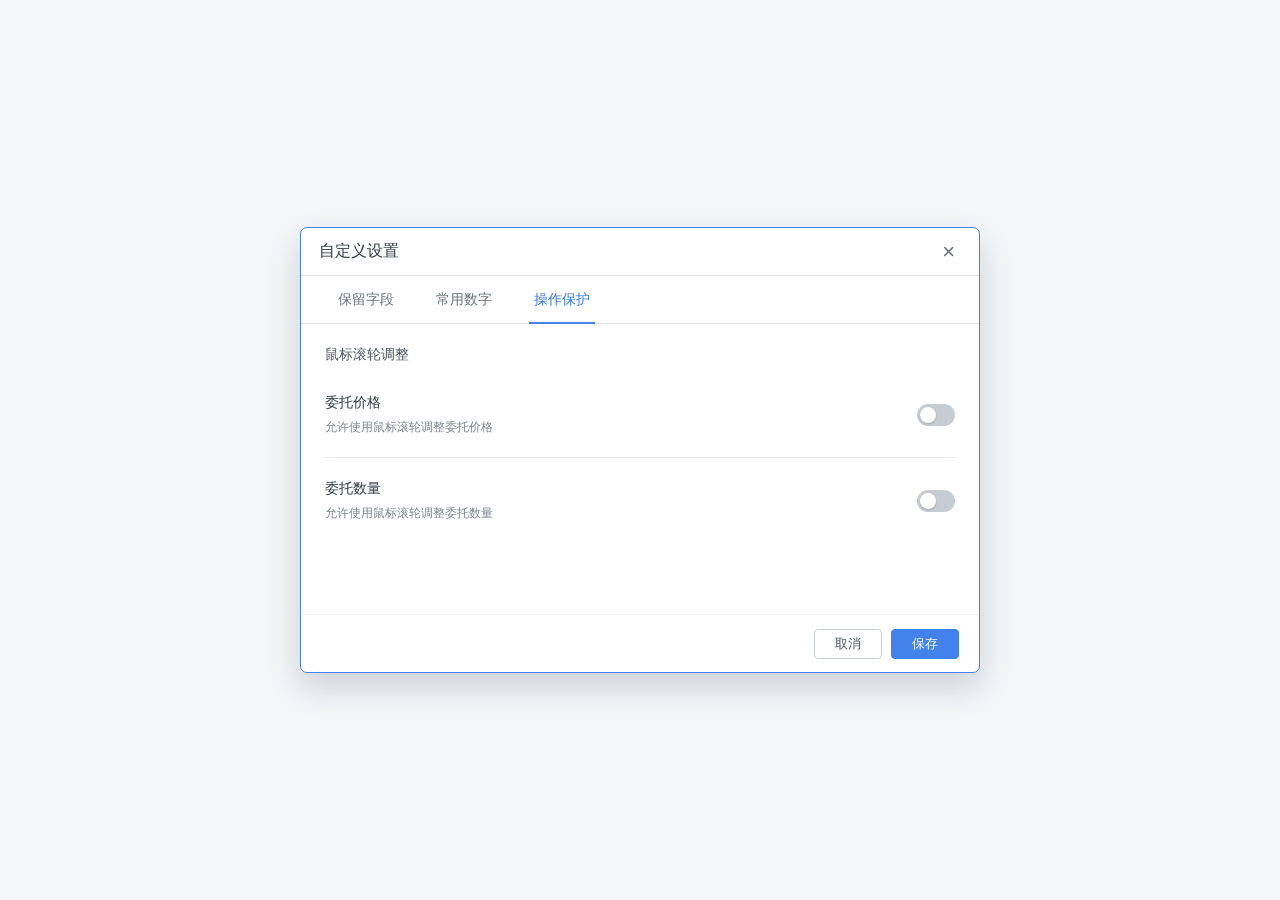
<file: prototypes/CLOUD-743-wheel-protection.html>
<!doctype html>
<html lang="zh-CN">
<head>
  <meta charset="utf-8">
  <meta name="viewport" content="width=device-width, initial-scale=1">
  <title>自定义设置 - 操作保护</title>
  <style>
    :root {
      color-scheme: light;
      font-family: "Microsoft YaHei", "PingFang SC", Arial, sans-serif;
      color: #313943;
      background: #f4f6f8;
      font-synthesis: none;
    }
    * { box-sizing: border-box; }
    body { margin: 0; min-width: 760px; min-height: 100vh; display: grid; place-items: center; background: #f4f6f8; }
    .dialog { width: 680px; overflow: hidden; border: 1px solid #4382eb; border-radius: 7px; background: #fff; box-shadow: 0 14px 32px rgba(29, 43, 61, .18); }
    .dialog-head { height: 48px; display: flex; align-items: center; justify-content: space-between; padding: 0 18px; border-bottom: 1px solid #dfe3e8; }
    .dialog-head h1 { margin: 0; font-size: 16px; font-weight: 600; }
    .close { border: 0; background: transparent; color: #68717b; font-size: 22px; line-height: 1; cursor: pointer; }
    .tabs { height: 48px; display: flex; gap: 8px; padding: 0 20px; border-bottom: 1px solid #dfe3e8; }
    .tabs button { position: relative; min-width: 90px; padding: 0 8px; border: 0; background: transparent; color: #69727c; font-size: 14px; cursor: pointer; }
    .tabs button.active { color: #3478e5; font-weight: 600; }
    .tabs button.active::after { position: absolute; right: 12px; bottom: -1px; left: 12px; height: 2px; background: #4382eb; content: ""; }
    .content { min-height: 290px; padding: 22px 24px; }
    .section-title { margin: 0 0 8px; color: #4a535e; font-size: 14px; font-weight: 600; }
    .setting-row { min-height: 86px; display: flex; align-items: center; justify-content: space-between; gap: 20px; border-bottom: 1px solid #e8ebef; }
    .setting-row:last-of-type { border-bottom: 0; }
    .setting-copy { display: grid; gap: 7px; }
    .setting-copy strong { font-size: 14px; font-weight: 500; }
    .setting-copy span { color: #7c858f; font-size: 12px; }
    .switch { position: relative; width: 38px; height: 22px; flex: none; padding: 0; border: 0; border-radius: 12px; background: #c6ccd3; cursor: pointer; transition: background .16s ease; }
    .switch::after { position: absolute; top: 3px; left: 3px; width: 16px; height: 16px; border-radius: 50%; background: #fff; box-shadow: 0 1px 2px rgba(0,0,0,.18); content: ""; transition: transform .16s ease; }
    .switch[aria-checked="true"] { background: #4382eb; }
    .switch[aria-checked="true"]::after { transform: translateX(16px); }
    .switch:focus-visible, .tabs button:focus-visible, .close:focus-visible, .actions button:focus-visible { outline: 2px solid #4382eb; outline-offset: 2px; }
    .actions { height: 58px; display: flex; align-items: center; justify-content: flex-end; gap: 9px; padding: 0 20px; border-top: 1px solid #eef0f3; }
    .actions button { min-width: 68px; height: 30px; border: 1px solid #c7cdd4; border-radius: 4px; background: #fff; color: #4d5661; font: inherit; font-size: 13px; cursor: pointer; }
    .actions .save { border-color: #4382eb; background: #4382eb; color: #fff; }
    .toast { position: fixed; bottom: 28px; left: 50%; padding: 9px 16px; border-radius: 4px; background: #333b45; color: #fff; font-size: 13px; opacity: 0; transform: translate(-50%, 8px); transition: .18s ease; pointer-events: none; }
    .toast.show { opacity: 1; transform: translate(-50%, 0); }
  </style>
</head>
<body>
  <section class="dialog" role="dialog" aria-labelledby="settingsTitle">
    <header class="dialog-head">
      <h1 id="settingsTitle">自定义设置</h1>
      <button class="close" type="button" aria-label="关闭">×</button>
    </header>
    <nav class="tabs" aria-label="自定义设置分类">
      <button type="button">保留字段</button>
      <button type="button">常用数字</button>
      <button class="active" type="button" aria-current="page">操作保护</button>
    </nav>
    <div class="content">
      <h2 class="section-title">鼠标滚轮调整</h2>
      <div class="setting-row">
        <div class="setting-copy">
          <strong>委托价格</strong>
          <span>允许使用鼠标滚轮调整委托价格</span>
        </div>
        <button class="switch" type="button" role="switch" aria-label="允许鼠标滚轮调整委托价格" aria-checked="false"></button>
      </div>
      <div class="setting-row">
        <div class="setting-copy">
          <strong>委托数量</strong>
          <span>允许使用鼠标滚轮调整委托数量</span>
        </div>
        <button class="switch" type="button" role="switch" aria-label="允许鼠标滚轮调整委托数量" aria-checked="false"></button>
      </div>
    </div>
    <footer class="actions">
      <button class="cancel" type="button">取消</button>
      <button class="save" type="button">保存</button>
    </footer>
  </section>
  <div class="toast" role="status" aria-live="polite">设置已保存</div>
  <script>
    document.querySelectorAll(".switch").forEach(control => {
      control.addEventListener("click", () => {
        control.setAttribute("aria-checked", String(control.getAttribute("aria-checked") !== "true"));
      });
    });
    document.querySelector(".save").addEventListener("click", () => {
      const toast = document.querySelector(".toast");
      toast.classList.add("show");
      setTimeout(() => toast.classList.remove("show"), 1500);
    });
  </script>
</body>
</html>
</file>
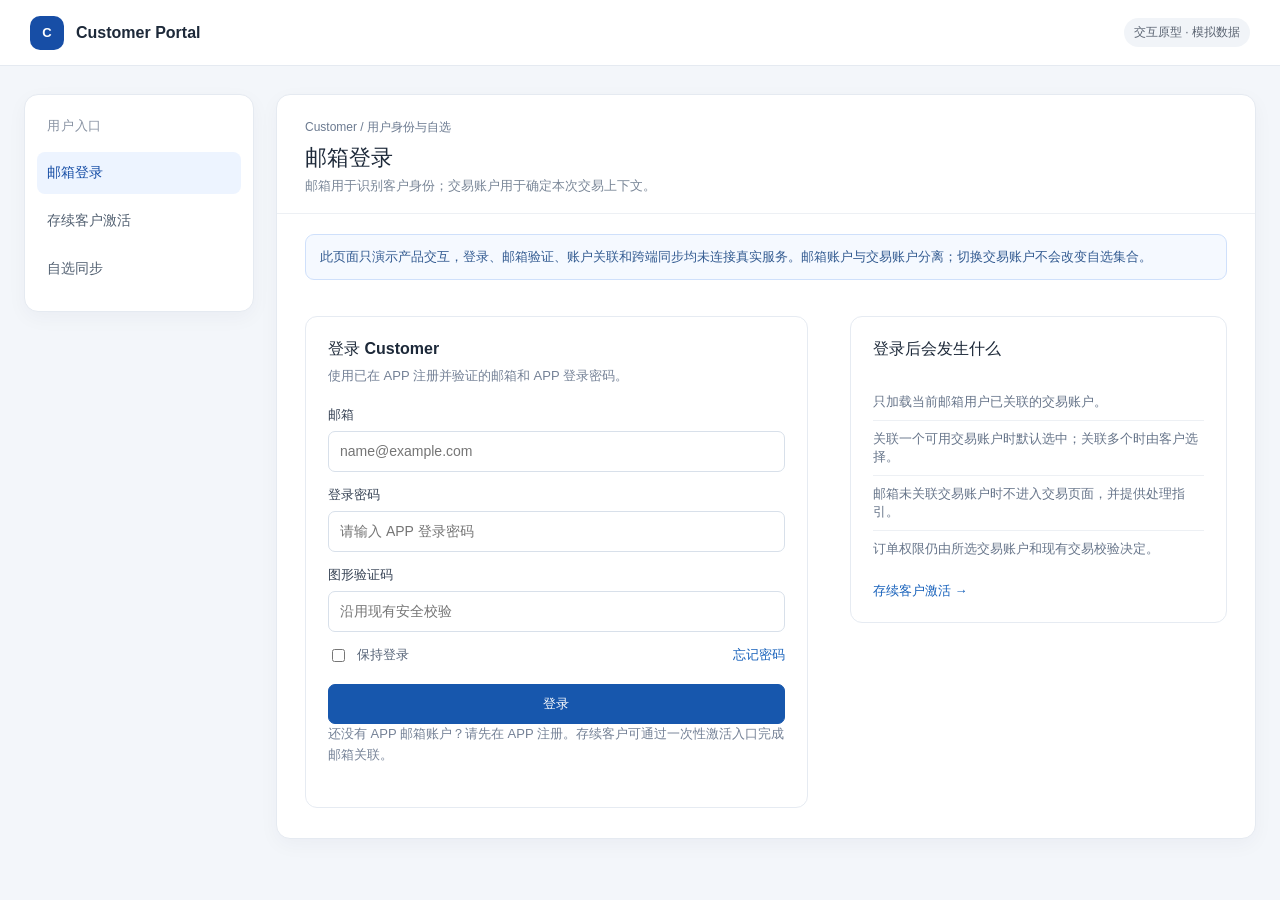
<file: prototypes/customer-email-login-watchlist-sync.html>
<!doctype html>
<html lang="zh-CN">
<head>
  <meta charset="utf-8">
  <meta name="viewport" content="width=device-width, initial-scale=1">
  <title>Customer 邮箱登录与自选同步原型</title>
  <style>
    :root{font-family:Inter,"Microsoft YaHei",Arial,sans-serif;color:#1d2939;background:#f3f6fa;font-synthesis:none}*{box-sizing:border-box}body{margin:0;min-height:100vh}.topbar{height:66px;background:#fff;border-bottom:1px solid #e5eaf1;display:flex;align-items:center;justify-content:space-between;padding:0 30px}.brand{display:flex;align-items:center;gap:12px;font-weight:700}.logo{width:34px;height:34px;border-radius:10px;background:#174ea6;color:#fff;display:grid;place-items:center;font-size:13px}.demo-tag{font-size:12px;color:#5b6472;background:#f1f4f8;border-radius:999px;padding:6px 10px}.shell{max-width:1320px;margin:28px auto;padding:0 24px;display:grid;grid-template-columns:230px minmax(0,1fr);gap:22px}.sidebar,.content{background:#fff;border:1px solid #e5eaf1;border-radius:14px;box-shadow:0 6px 20px rgba(22,38,66,.04)}.sidebar{padding:18px 12px;height:max-content}.sidebar h2{font-size:13px;color:#8993a3;text-transform:uppercase;letter-spacing:.06em;padding:0 10px;margin:4px 0 14px}.nav{width:100%;border:0;background:transparent;text-align:left;padding:12px 10px;border-radius:8px;color:#526071;font-size:14px;cursor:pointer;margin:3px 0}.nav.active,.nav:hover{background:#edf4ff;color:#174ea6;font-weight:600}.content{min-height:680px;overflow:hidden}.content-head{padding:24px 28px 18px;border-bottom:1px solid #edf0f4}.eyebrow{font-size:12px;color:#6b7a90}.content-head h1{font-size:22px;margin:7px 0 4px}.subtitle{font-size:13px;color:#7a8798}.notice{margin:20px 28px;padding:12px 14px;border:1px solid #cfe0fb;background:#f5f9ff;color:#335b91;border-radius:9px;font-size:13px;line-height:1.55}.view{padding:4px 28px 30px;display:none}.view.active{display:block}.login-layout{display:grid;grid-template-columns:minmax(330px,1fr) minmax(250px,.75fr);gap:42px;align-items:start;padding-top:12px}.card{border:1px solid #e6ebf2;border-radius:12px;padding:22px;background:#fff}.card h2{font-size:16px;margin:0 0 6px}.card p{font-size:13px;color:#748196;line-height:1.6;margin:0 0 19px}.field{margin:14px 0}.field label{display:block;font-size:13px;font-weight:600;color:#364254;margin-bottom:7px}.field input,.field select{width:100%;height:41px;border:1px solid #d8e0ea;border-radius:7px;padding:0 11px;font-size:14px;color:#273548;background:#fff;outline:none}.field input:focus,.field select:focus{border-color:#4383dd;box-shadow:0 0 0 3px rgba(67,131,221,.12)}.row{display:flex;gap:10px;align-items:center}.row .field{flex:1}.text-btn{border:0;background:none;color:#1761bb;cursor:pointer;font-size:13px;padding:0}.btn{border:1px solid #d4dce7;background:#fff;color:#344256;border-radius:7px;padding:10px 14px;font-size:13px;font-weight:600;cursor:pointer}.btn.primary{background:#1757ad;color:#fff;border-color:#1757ad}.btn.full{width:100%;margin-top:4px}.btn:hover{filter:brightness(.97)}.help-list{padding:18px 0 0;margin:0;list-style:none}.help-list li{font-size:13px;color:#67758a;padding:9px 0;border-bottom:1px solid #edf0f4}.help-list li:last-child{border-bottom:0}.status{border-radius:8px;background:#f7f9fc;color:#687589;font-size:13px;padding:12px 14px;margin-top:14px;line-height:1.5}.status.error{background:#fff4f2;color:#a43b2b}.status.success{background:#eef9f1;color:#287343}.status.warn{background:#fff8e8;color:#8b6416}.stepper{display:flex;gap:8px;margin:18px 0 22px}.step{flex:1;border-bottom:2px solid #e4e9f0;padding:0 0 9px;color:#8a95a4;font-size:12px}.step.active{border-color:#1d65bd;color:#1d65bd;font-weight:700}.account-list{display:grid;gap:10px;margin:14px 0}.account{border:1px solid #dfe6ef;border-radius:9px;padding:13px 14px;display:flex;justify-content:space-between;align-items:center;cursor:pointer}.account.selected{border-color:#2c71c7;background:#f4f8ff}.account strong{font-size:14px}.account small{display:block;color:#7c8797;margin-top:5px}.account .pill{font-size:11px;background:#edf4ff;color:#2866ad;border-radius:99px;padding:5px 8px}.watch-head{display:flex;justify-content:space-between;align-items:center;gap:18px;margin:18px 0}.watch-head h2{font-size:17px;margin:0 0 5px}.watch-head p{font-size:13px;color:#7a8798;margin:0}.watch-panels{display:grid;grid-template-columns:1fr 1fr;gap:14px}.watch-panel{border:1px solid #e3e9f0;border-radius:10px;overflow:hidden}.watch-panel header{background:#f8fafc;padding:12px 14px;border-bottom:1px solid #e7edf3;display:flex;justify-content:space-between;font-size:13px;font-weight:700}.watch-panel header span{font-size:11px;color:#8290a2;font-weight:400}.watch-table{width:100%;border-collapse:collapse;font-size:12px}.watch-table th,.watch-table td{padding:11px 10px;text-align:left;border-bottom:1px solid #edf0f4}.watch-table th{color:#78879a;font-weight:500;background:#fff}.watch-table tr:last-child td{border-bottom:0}.remove{border:0;background:transparent;color:#bd4d3e;cursor:pointer}.add-row{display:flex;gap:8px;margin:18px 0}.add-row select{flex:1;min-width:0;height:39px;border:1px solid #d8e0ea;border-radius:7px;padding:0 10px;background:#fff}.footnote{font-size:12px;color:#7c8797;line-height:1.6;margin-top:16px}.hidden{display:none!important}.modal-mask{position:fixed;inset:0;background:rgba(17,30,48,.35);display:grid;place-items:center;padding:20px}.modal{width:min(470px,100%);background:#fff;border-radius:12px;padding:24px;box-shadow:0 18px 55px rgba(16,30,50,.2)}.modal-head{display:flex;justify-content:space-between;align-items:center}.modal-head h2{font-size:17px;margin:0}.close{border:0;background:transparent;font-size:23px;color:#8994a3;cursor:pointer}.small{font-size:12px;color:#7a8798}.checkline{display:flex;gap:9px;align-items:center;font-size:13px;color:#566377;margin:14px 0}.checkline input{accent-color:#1757ad}@media(max-width:860px){.shell{grid-template-columns:1fr;margin:16px auto;padding:0 12px}.sidebar{display:flex;gap:4px;overflow:auto}.sidebar h2{display:none}.nav{white-space:nowrap;width:auto}.content{min-height:0}.login-layout,.watch-panels{grid-template-columns:1fr}.content-head,.view{padding-left:18px;padding-right:18px}.notice{margin-left:18px;margin-right:18px}.topbar{padding:0 16px}}
  </style>
</head>
<body>
  <header class="topbar"><div class="brand"><span class="logo">C</span><span>Customer Portal</span></div><span class="demo-tag">交互原型 · 模拟数据</span></header>
  <main class="shell">
    <aside class="sidebar"><h2>用户入口</h2><button class="nav active" data-view="login">邮箱登录</button><button class="nav" data-view="activate">存续客户激活</button><button class="nav" data-view="watchlist">自选同步</button></aside>
    <section class="content">
      <div class="content-head"><div class="eyebrow">Customer / 用户身份与自选</div><h1 id="pageTitle">邮箱登录</h1><div class="subtitle">邮箱用于识别客户身份；交易账户用于确定本次交易上下文。</div></div>
      <div class="notice">此页面只演示产品交互，登录、邮箱验证、账户关联和跨端同步均未连接真实服务。邮箱账户与交易账户分离；切换交易账户不会改变自选集合。</div>
      <section class="view active" id="view-login">
        <div class="login-layout">
          <div class="card" id="loginCard"><h2>登录 Customer</h2><p>使用已在 APP 注册并验证的邮箱和 APP 登录密码。</p>
            <form id="loginForm" novalidate>
              <div class="field"><label for="loginEmail">邮箱</label><input id="loginEmail" type="email" autocomplete="username" placeholder="name@example.com"></div>
              <div class="field"><label for="loginPassword">登录密码</label><input id="loginPassword" type="password" autocomplete="current-password" placeholder="请输入 APP 登录密码"></div>
              <div class="field"><label for="captcha">图形验证码</label><input id="captcha" placeholder="沿用现有安全校验"></div>
              <div class="row" style="justify-content:space-between;margin:4px 0 15px"><label class="checkline" style="margin:0"><input type="checkbox"> 保持登录</label><button class="text-btn" type="button" id="forgotLink">忘记密码</button></div>
              <button class="btn primary full" type="submit">登录</button>
              <div class="status hidden" id="loginStatus" role="status"></div>
            </form>
            <p class="footnote">还没有 APP 邮箱账户？请先在 APP 注册。存续客户可通过一次性激活入口完成邮箱关联。</p>
          </div>
          <aside class="card"><h2>登录后会发生什么</h2><ul class="help-list"><li>只加载当前邮箱用户已关联的交易账户。</li><li>关联一个可用交易账户时默认选中；关联多个时由客户选择。</li><li>邮箱未关联交易账户时不进入交易页面，并提供处理指引。</li><li>订单权限仍由所选交易账户和现有交易校验决定。</li></ul><button class="text-btn" data-go="activate" style="margin-top:15px">存续客户激活 →</button></aside>
        </div>
      </section>
      <section class="view" id="view-accounts">
        <div class="card"><h2>选择本次交易账户</h2><p>当前演示邮箱已关联多个交易账户，请选择本次使用的交易上下文。</p><div class="account-list" id="accountList"></div><button class="btn primary" id="enterCustomer">进入 Customer</button><div class="status hidden" id="accountStatus"></div></div>
      </section>
      <section class="view" id="view-activate">
        <div class="card" style="max-width:760px"><h2>存续客户一次性激活</h2><p>原交易账户凭证仅用于身份核验；绑定完成后返回主登录页，使用邮箱登录。</p>
          <div class="stepper"><div class="step active" data-step-label="1">1　账户核验</div><div class="step" data-step-label="2">2　邮箱验证</div><div class="step" data-step-label="3">3　完成关联</div></div>
          <div id="activationStep1"><div class="field"><label for="legacyAccount">原交易账户</label><input id="legacyAccount" placeholder="请输入原 Customer 交易账户"></div><div class="field"><label for="legacyPassword">原登录凭证</label><input id="legacyPassword" type="password" placeholder="仅用于本次身份核验"></div><button class="btn primary" id="verifyLegacy">验证账户</button></div>
          <div id="activationStep2" class="hidden"><div class="status">账户核验通过。请输入已验证的 APP 登录邮箱；邮件验证码仅用于确认邮箱可用。</div><div class="field"><label for="activationEmail">APP 登录邮箱</label><input id="activationEmail" type="email" placeholder="name@example.com"></div><div class="row"><div class="field"><label for="emailCode">邮箱验证码</label><input id="emailCode" placeholder="输入邮件验证码"></div><button class="btn" id="sendCode" type="button">发送验证码</button></div><label class="checkline"><input id="existingAppAccount" type="checkbox" checked> 我已有 APP 邮箱账户</label><div id="newPasswordBlock" class="field hidden"><label for="newPassword">设置邮箱登录密码</label><input id="newPassword" type="password" placeholder="设置 APP 与 Customer 共用密码"></div><button class="btn primary" id="completeActivation">验证并建立关联</button><div id="activationStatus" class="status hidden" role="status"></div></div>
          <div id="activationStep3" class="hidden"><div class="status success"><strong>演示：邮箱账户已关联。</strong><br>后续请返回邮箱登录页。原 Customer 自选已加入该邮箱用户的逻辑自选集合。</div><button class="btn primary" data-go="login" style="margin-top:14px">返回邮箱登录</button></div>
          <p class="footnote">如果邮箱已被其他用户占用、交易账户存在重复关联或信息冲突，系统应阻断自动绑定并转人工核实，不覆盖原账户和自选数据。</p>
        </div>
      </section>
      <section class="view" id="view-watchlist">
        <div class="watch-head"><div><h2>我的自选</h2><p>两个端读取同一份邮箱用户自选集合；切换交易账户不改变这份集合。</p></div><div class="field" style="margin:0;min-width:230px"><label for="currentAccount">当前交易账户</label><select id="currentAccount"><option>DEMO-TR01 · 演示账户01</option><option>DEMO-TR02 · 演示账户02</option></select></div></div>
        <div class="watch-panels"><section class="watch-panel"><header>Customer 端 <span>模拟当前页面</span></header><div id="customerWatchlist"></div></section><section class="watch-panel"><header>APP 端 <span>模拟下次刷新结果</span></header><div id="appWatchlist"></div></section></div>
        <div class="add-row"><select id="symbolToAdd" aria-label="选择证券"><option value="">选择要添加的证券</option><option value="600519.SH">600519.SH · 贵州茅台</option><option value="00700.HK">00700.HK · 腾讯控股</option><option value="AAPL.US">AAPL.US · Apple</option></select><button class="btn primary" id="addSymbol">添加自选</button></div>
        <div class="status" id="watchStatus">新增或取消只修改本原型中的模拟集合；两端面板共享同一前端状态，不代表真实同步已接通。</div>
        <p class="footnote">本期演示范围只有自选标的集合的新增与取消；排序、分组等个性化属性未纳入。保存失败时不应伪造成功状态。</p>
      </section>
    </section>
  </main>
  <div class="modal-mask hidden" id="resetModal" role="dialog" aria-modal="true" aria-labelledby="resetTitle"><section class="modal"><div class="modal-head"><h2 id="resetTitle">重置邮箱登录密码</h2><button class="close" id="closeReset" aria-label="关闭">×</button></div><p class="small">按 APP 现有邮箱验证和密码重置流程处理；成功后两端使用同一新密码。</p><div class="field"><label for="resetEmail">邮箱</label><input id="resetEmail" type="email" placeholder="name@example.com"></div><div class="row"><div class="field"><label for="resetCode">邮件验证码</label><input id="resetCode" placeholder="输入验证码"></div><button class="btn" id="sendResetCode" type="button">发送验证码</button></div><div class="field"><label for="resetPassword">新密码</label><input id="resetPassword" type="password" placeholder="设置新密码"></div><button class="btn primary full" id="resetSubmit">确认重置</button><div class="status hidden" id="resetStatus"></div></section></div>
  <script>
    const titles={login:"邮箱登录",activate:"存续客户激活",watchlist:"自选同步",accounts:"选择交易账户"};
    const views=[...document.querySelectorAll(".view")];
    let currentView="login";let selectedAccount=0;
    const demoAccounts=[{id:"DEMO-TR01",name:"演示账户01",market:"沪深"},{id:"DEMO-TR02",name:"演示账户02",market:"港股 / 美股"}];
    let watchlist=[{code:"000001.SZ",name:"平安银行",market:"沪深"},{code:"00700.HK",name:"腾讯控股",market:"港股"},{code:"MSFT.US",name:"Microsoft",market:"美股"}];
    function show(view){currentView=view;views.forEach(el=>el.classList.toggle("active",el.id===`view-${view}`));document.querySelectorAll(".nav").forEach(el=>el.classList.toggle("active",el.dataset.view===view));document.querySelector("#pageTitle").textContent=titles[view]||"Customer";if(view==="watchlist")renderWatchlists();}
    document.querySelectorAll(".nav,[data-go]").forEach(el=>el.addEventListener("click",()=>show(el.dataset.view||el.dataset.go)));
    document.querySelector("#loginForm").addEventListener("submit",e=>{e.preventDefault();const email=document.querySelector("#loginEmail").value.trim();const pass=document.querySelector("#loginPassword").value;const status=document.querySelector("#loginStatus");status.classList.remove("hidden","error","success","warn");if(!email||!pass||!document.querySelector("#captcha").value.trim()){status.classList.add("error");status.textContent="请填写邮箱、密码和安全校验信息。";return;}if(email.toLowerCase()==="none@example.com"){status.classList.add("warn");status.textContent="身份验证成功，但当前没有关联的可用交易账户。请联系客户服务或先完成账户关联。";return;}if(email.toLowerCase()==="conflict@example.com"){status.classList.add("error");status.textContent="邮箱或密码错误，请检查后重试。";return;}document.querySelector("#accountList").innerHTML=demoAccounts.map((a,i)=>`<button class="account ${i===selectedAccount?"selected":""}" data-account="${i}" type="button"><span><strong>${a.id}</strong><small>${a.name} · ${a.market}</small></span><span class="pill">${i===selectedAccount?"当前选择":"选择"}</span></button>`).join("");document.querySelectorAll("[data-account]").forEach(btn=>btn.addEventListener("click",()=>{selectedAccount=Number(btn.dataset.account);document.querySelectorAll("[data-account]").forEach(x=>x.classList.toggle("selected",x===btn));}));show("accounts");});
    document.querySelector("#enterCustomer").addEventListener("click",()=>{show("watchlist");document.querySelector("#currentAccount").selectedIndex=selectedAccount;});
    document.querySelector("#forgotLink").addEventListener("click",()=>{document.querySelector("#resetEmail").value=document.querySelector("#loginEmail").value;document.querySelector("#resetModal").classList.remove("hidden");});
    document.querySelector("#closeReset").addEventListener("click",()=>document.querySelector("#resetModal").classList.add("hidden"));
    document.querySelector("#sendResetCode").addEventListener("click",()=>notifyStatus("resetStatus","演示：验证码已发送（未连接邮件服务）。","success"));
    document.querySelector("#resetSubmit").addEventListener("click",()=>notifyStatus("resetStatus","演示：密码重置已完成；实际操作需调用现有 APP 密码重置能力。","success"));
    document.querySelector("#verifyLegacy").addEventListener("click",()=>{const account=document.querySelector("#legacyAccount").value.trim();const password=document.querySelector("#legacyPassword").value;if(!account||!password){alert("请填写原交易账户和登录凭证。");return;}document.querySelector("#activationStep1").classList.add("hidden");document.querySelector("#activationStep2").classList.remove("hidden");document.querySelectorAll("[data-step-label]").forEach((el,i)=>el.classList.toggle("active",i<2));});
    document.querySelector("#existingAppAccount").addEventListener("change",e=>document.querySelector("#newPasswordBlock").classList.toggle("hidden",e.target.checked));
    document.querySelector("#sendCode").addEventListener("click",()=>notifyStatus("activationStatus","演示：验证码已发送（未连接邮件服务）。","success"));
    document.querySelector("#completeActivation").addEventListener("click",()=>{const email=document.querySelector("#activationEmail").value.trim();const code=document.querySelector("#emailCode").value.trim();const status=document.querySelector("#activationStatus");if(!email||!code||(!document.querySelector("#existingAppAccount").checked&&!document.querySelector("#newPassword").value)){notifyStatus("activationStatus","请填写邮箱、验证码，以及新邮箱账户所需密码。","error");return;}if(email.toLowerCase()==="conflict@example.com"){notifyStatus("activationStatus","检测到邮箱占用或账户关联冲突。已阻断自动绑定，请联系客户服务人工核实；原自选数据保持不变。","error");return;}document.querySelector("#activationStep2").classList.add("hidden");document.querySelector("#activationStep3").classList.remove("hidden");document.querySelectorAll("[data-step-label]").forEach((el,i)=>el.classList.toggle("active",i<3));});
    document.querySelector("#currentAccount").addEventListener("change",()=>{document.querySelector("#watchStatus").textContent="已切换交易账户；自选集合保持不变。此结果由原型共享状态模拟。";});
    function renderWatchlists(){const table=()=>`<table class="watch-table"><thead><tr><th>证券代码</th><th>证券名称</th><th>市场</th><th>操作</th></tr></thead><tbody>${watchlist.map((x,i)=>`<tr><td>${x.code}</td><td>${x.name}</td><td>${x.market}</td><td><button class="remove" data-remove="${i}">取消</button></td></tr>`).join("")||`<tr><td colspan="4" class="small">暂无自选标的</td></tr>`}</tbody></table>`;document.querySelector("#customerWatchlist").innerHTML=table();document.querySelector("#appWatchlist").innerHTML=table();document.querySelectorAll("[data-remove]").forEach(btn=>btn.addEventListener("click",()=>{watchlist.splice(Number(btn.dataset.remove),1);renderWatchlists();document.querySelector("#watchStatus").textContent="演示：已取消自选；另一端模拟下次刷新后同步移除。";}));}
    document.querySelector("#addSymbol").addEventListener("click",()=>{const select=document.querySelector("#symbolToAdd");const code=select.value;if(!code)return;const [symbol,name]=select.options[select.selectedIndex].text.split(" · ");if(watchlist.some(x=>x.code===symbol)){document.querySelector("#watchStatus").textContent="该标的已在自选中，不重复添加。";return;}const market=symbol.endsWith(".HK")?"港股":symbol.endsWith(".US")?"美股":"沪深";watchlist.push({code:symbol,name,market});select.value="";renderWatchlists();document.querySelector("#watchStatus").textContent="演示：已新增自选；另一端模拟下次刷新后同步显示。";});
    function notifyStatus(id,message,type){const el=document.getElementById(id);el.textContent=message;el.classList.remove("hidden","error","success","warn");if(type)el.classList.add(type);}
    renderWatchlists();
  </script>
</body>
</html>
</file>
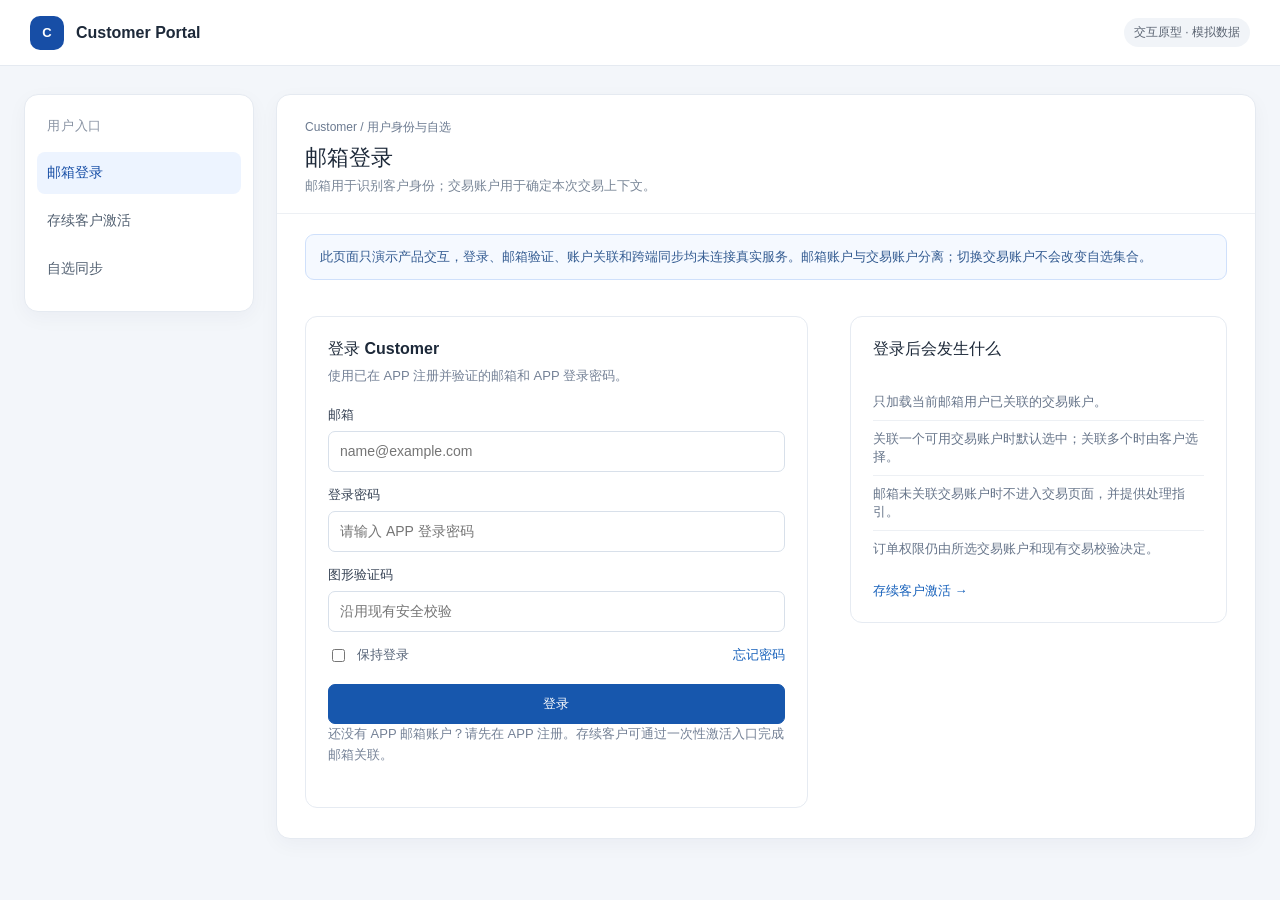
<file: prototypes/customer-email-login.html>
<!doctype html>
<html lang="zh-CN">
<head>
  <meta http-equiv="Content-Security-Policy" content="connect-src 'none'; form-action 'none'">
  <meta charset="utf-8">
  <meta name="viewport" content="width=device-width, initial-scale=1">
  <title>Customer 邮箱登录与自选同步原型</title>
  <style>
    :root{font-family:Inter,"Microsoft YaHei",Arial,sans-serif;color:#1d2939;background:#f3f6fa;font-synthesis:none}*{box-sizing:border-box}body{margin:0;min-height:100vh}.topbar{height:66px;background:#fff;border-bottom:1px solid #e5eaf1;display:flex;align-items:center;justify-content:space-between;padding:0 30px}.brand{display:flex;align-items:center;gap:12px;font-weight:700}.logo{width:34px;height:34px;border-radius:10px;background:#174ea6;color:#fff;display:grid;place-items:center;font-size:13px}.demo-tag{font-size:12px;color:#5b6472;background:#f1f4f8;border-radius:999px;padding:6px 10px}.shell{max-width:1320px;margin:28px auto;padding:0 24px;display:grid;grid-template-columns:230px minmax(0,1fr);gap:22px}.sidebar,.content{background:#fff;border:1px solid #e5eaf1;border-radius:14px;box-shadow:0 6px 20px rgba(22,38,66,.04)}.sidebar{padding:18px 12px;height:max-content}.sidebar h2{font-size:13px;color:#8993a3;text-transform:uppercase;letter-spacing:.06em;padding:0 10px;margin:4px 0 14px}.nav{width:100%;border:0;background:transparent;text-align:left;padding:12px 10px;border-radius:8px;color:#526071;font-size:14px;cursor:pointer;margin:3px 0}.nav.active,.nav:hover{background:#edf4ff;color:#174ea6;font-weight:600}.content{min-height:680px;overflow:hidden}.content-head{padding:24px 28px 18px;border-bottom:1px solid #edf0f4}.eyebrow{font-size:12px;color:#6b7a90}.content-head h1{font-size:22px;margin:7px 0 4px}.subtitle{font-size:13px;color:#7a8798}.notice{margin:20px 28px;padding:12px 14px;border:1px solid #cfe0fb;background:#f5f9ff;color:#335b91;border-radius:9px;font-size:13px;line-height:1.55}.view{padding:4px 28px 30px;display:none}.view.active{display:block}.login-layout{display:grid;grid-template-columns:minmax(330px,1fr) minmax(250px,.75fr);gap:42px;align-items:start;padding-top:12px}.card{border:1px solid #e6ebf2;border-radius:12px;padding:22px;background:#fff}.card h2{font-size:16px;margin:0 0 6px}.card p{font-size:13px;color:#748196;line-height:1.6;margin:0 0 19px}.field{margin:14px 0}.field label{display:block;font-size:13px;font-weight:600;color:#364254;margin-bottom:7px}.field input,.field select{width:100%;height:41px;border:1px solid #d8e0ea;border-radius:7px;padding:0 11px;font-size:14px;color:#273548;background:#fff;outline:none}.field input:focus,.field select:focus{border-color:#4383dd;box-shadow:0 0 0 3px rgba(67,131,221,.12)}.row{display:flex;gap:10px;align-items:center}.row .field{flex:1}.text-btn{border:0;background:none;color:#1761bb;cursor:pointer;font-size:13px;padding:0}.btn{border:1px solid #d4dce7;background:#fff;color:#344256;border-radius:7px;padding:10px 14px;font-size:13px;font-weight:600;cursor:pointer}.btn.primary{background:#1757ad;color:#fff;border-color:#1757ad}.btn.full{width:100%;margin-top:4px}.btn:hover{filter:brightness(.97)}.help-list{padding:18px 0 0;margin:0;list-style:none}.help-list li{font-size:13px;color:#67758a;padding:9px 0;border-bottom:1px solid #edf0f4}.help-list li:last-child{border-bottom:0}.status{border-radius:8px;background:#f7f9fc;color:#687589;font-size:13px;padding:12px 14px;margin-top:14px;line-height:1.5}.status.error{background:#fff4f2;color:#a43b2b}.status.success{background:#eef9f1;color:#287343}.status.warn{background:#fff8e8;color:#8b6416}.stepper{display:flex;gap:8px;margin:18px 0 22px}.step{flex:1;border-bottom:2px solid #e4e9f0;padding:0 0 9px;color:#8a95a4;font-size:12px}.step.active{border-color:#1d65bd;color:#1d65bd;font-weight:700}.account-list{display:grid;gap:10px;margin:14px 0}.account{border:1px solid #dfe6ef;border-radius:9px;padding:13px 14px;display:flex;justify-content:space-between;align-items:center;cursor:pointer}.account.selected{border-color:#2c71c7;background:#f4f8ff}.account strong{font-size:14px}.account small{display:block;color:#7c8797;margin-top:5px}.account .pill{font-size:11px;background:#edf4ff;color:#2866ad;border-radius:99px;padding:5px 8px}.watch-head{display:flex;justify-content:space-between;align-items:center;gap:18px;margin:18px 0}.watch-head h2{font-size:17px;margin:0 0 5px}.watch-head p{font-size:13px;color:#7a8798;margin:0}.watch-panels{display:grid;grid-template-columns:1fr 1fr;gap:14px}.watch-panel{border:1px solid #e3e9f0;border-radius:10px;overflow:hidden}.watch-panel header{background:#f8fafc;padding:12px 14px;border-bottom:1px solid #e7edf3;display:flex;justify-content:space-between;font-size:13px;font-weight:700}.watch-panel header span{font-size:11px;color:#8290a2;font-weight:400}.watch-table{width:100%;border-collapse:collapse;font-size:12px}.watch-table th,.watch-table td{padding:11px 10px;text-align:left;border-bottom:1px solid #edf0f4}.watch-table th{color:#78879a;font-weight:500;background:#fff}.watch-table tr:last-child td{border-bottom:0}.remove{border:0;background:transparent;color:#bd4d3e;cursor:pointer}.add-row{display:flex;gap:8px;margin:18px 0}.add-row select{flex:1;min-width:0;height:39px;border:1px solid #d8e0ea;border-radius:7px;padding:0 10px;background:#fff}.footnote{font-size:12px;color:#7c8797;line-height:1.6;margin-top:16px}.hidden{display:none!important}.modal-mask{position:fixed;inset:0;background:rgba(17,30,48,.35);display:grid;place-items:center;padding:20px}.modal{width:min(470px,100%);background:#fff;border-radius:12px;padding:24px;box-shadow:0 18px 55px rgba(16,30,50,.2)}.modal-head{display:flex;justify-content:space-between;align-items:center}.modal-head h2{font-size:17px;margin:0}.close{border:0;background:transparent;font-size:23px;color:#8994a3;cursor:pointer}.small{font-size:12px;color:#7a8798}.checkline{display:flex;gap:9px;align-items:center;font-size:13px;color:#566377;margin:14px 0}.checkline input{accent-color:#1757ad}@media(max-width:860px){.shell{grid-template-columns:1fr;margin:16px auto;padding:0 12px}.sidebar{display:flex;gap:4px;overflow:auto}.sidebar h2{display:none}.nav{white-space:nowrap;width:auto}.content{min-height:0}.login-layout,.watch-panels{grid-template-columns:1fr}.content-head,.view{padding-left:18px;padding-right:18px}.notice{margin-left:18px;margin-right:18px}.topbar{padding:0 16px}}
  </style>
</head>
<body>
  <header class="topbar"><div class="brand"><span class="logo">C</span><span>Customer Portal</span></div><span class="demo-tag">交互原型 · 模拟数据</span></header>
  <main class="shell">
    <aside class="sidebar"><h2>用户入口</h2><button class="nav active" data-view="login">邮箱登录</button><button class="nav" data-view="activate">存续客户激活</button><button class="nav" data-view="watchlist">自选同步</button></aside>
    <section class="content">
      <div class="content-head"><div class="eyebrow">Customer / 用户身份与自选</div><h1 id="pageTitle">邮箱登录</h1><div class="subtitle">邮箱用于识别客户身份；交易账户用于确定本次交易上下文。</div></div>
      <div class="notice">此页面只演示产品交互，登录、邮箱验证、账户关联和跨端同步均未连接真实服务。邮箱账户与交易账户分离；切换交易账户不会改变自选集合。</div>
      <section class="view active" id="view-login">
        <div class="login-layout">
          <div class="card" id="loginCard"><h2>登录 Customer</h2><p>使用已在 APP 注册并验证的邮箱和 APP 登录密码。</p>
            <form id="loginForm" novalidate>
              <div class="field"><label for="loginEmail">邮箱</label><input id="loginEmail" type="email" autocomplete="off" placeholder="name@example.com"></div>
              <div class="field"><label for="loginPassword">登录密码</label><input id="loginPassword" type="password" autocomplete="off" placeholder="请输入 APP 登录密码"></div>
              <div class="field"><label for="captcha">图形验证码</label><input id="captcha" placeholder="沿用现有安全校验"></div>
              <div class="row" style="justify-content:space-between;margin:4px 0 15px"><label class="checkline" style="margin:0"><input type="checkbox"> 保持登录</label><button class="text-btn" type="button" id="forgotLink">忘记密码</button></div>
              <button class="btn primary full" type="submit">登录</button>
              <div class="status hidden" id="loginStatus" role="status"></div>
            </form>
            <p class="footnote">还没有 APP 邮箱账户？请先在 APP 注册。存续客户可通过一次性激活入口完成邮箱关联。</p>
          </div>
          <aside class="card"><h2>登录后会发生什么</h2><ul class="help-list"><li>只加载当前邮箱用户已关联的交易账户。</li><li>关联一个可用交易账户时默认选中；关联多个时由客户选择。</li><li>邮箱未关联交易账户时不进入交易页面，并提供处理指引。</li><li>订单权限仍由所选交易账户和现有交易校验决定。</li></ul><button class="text-btn" data-go="activate" style="margin-top:15px">存续客户激活 →</button></aside>
        </div>
      </section>
      <section class="view" id="view-accounts">
        <div class="card"><h2>选择本次交易账户</h2><p>当前演示邮箱已关联多个交易账户，请选择本次使用的交易上下文。</p><div class="account-list" id="accountList"></div><button class="btn primary" id="enterCustomer">进入 Customer</button><div class="status hidden" id="accountStatus"></div></div>
      </section>
      <section class="view" id="view-activate">
        <div class="card" style="max-width:760px"><h2>存续客户一次性激活</h2><p>原交易账户凭证仅用于身份核验；绑定完成后返回主登录页，使用邮箱登录。</p>
          <div class="stepper"><div class="step active" data-step-label="1">1　账户核验</div><div class="step" data-step-label="2">2　邮箱验证</div><div class="step" data-step-label="3">3　完成关联</div></div>
          <div id="activationStep1"><div class="field"><label for="legacyAccount">原交易账户</label><input id="legacyAccount" placeholder="请输入原 Customer 交易账户"></div><div class="field"><label for="legacyPassword">原登录凭证</label><input id="legacyPassword" type="password" placeholder="仅用于本次身份核验"></div><button class="btn primary" id="verifyLegacy">验证账户</button></div>
          <div id="activationStep2" class="hidden"><div class="status">账户核验通过。请输入已验证的 APP 登录邮箱；邮件验证码仅用于确认邮箱可用。</div><div class="field"><label for="activationEmail">APP 登录邮箱</label><input id="activationEmail" type="email" placeholder="name@example.com"></div><div class="row"><div class="field"><label for="emailCode">邮箱验证码</label><input id="emailCode" placeholder="输入邮件验证码"></div><button class="btn" id="sendCode" type="button">发送验证码</button></div><label class="checkline"><input id="existingAppAccount" type="checkbox" checked> 我已有 APP 邮箱账户</label><div id="newPasswordBlock" class="field hidden"><label for="newPassword">设置邮箱登录密码</label><input id="newPassword" type="password" placeholder="设置 APP 与 Customer 共用密码"></div><button class="btn primary" id="completeActivation">验证并建立关联</button><div id="activationStatus" class="status hidden" role="status"></div></div>
          <div id="activationStep3" class="hidden"><div class="status success"><strong>演示：邮箱账户已关联。</strong><br>后续请返回邮箱登录页。原 Customer 自选已加入该邮箱用户的逻辑自选集合。</div><button class="btn primary" data-go="login" style="margin-top:14px">返回邮箱登录</button></div>
          <p class="footnote">如果邮箱已被其他用户占用、交易账户存在重复关联或信息冲突，系统应阻断自动绑定并转人工核实，不覆盖原账户和自选数据。</p>
        </div>
      </section>
      <section class="view" id="view-watchlist">
        <div class="watch-head"><div><h2>我的自选</h2><p>两个端读取同一份邮箱用户自选集合；切换交易账户不改变这份集合。</p></div><div class="field" style="margin:0;min-width:230px"><label for="currentAccount">当前交易账户</label><select id="currentAccount"><option>DEMO-TR01 · 演示账户01</option><option>DEMO-TR02 · 演示账户02</option></select></div></div>
        <div class="watch-panels"><section class="watch-panel"><header>Customer 端 <span>模拟当前页面</span></header><div id="customerWatchlist"></div></section><section class="watch-panel"><header>APP 端 <span>模拟下次刷新结果</span></header><div id="appWatchlist"></div></section></div>
        <div class="add-row"><select id="symbolToAdd" aria-label="选择证券"><option value="">选择要添加的证券</option><option value="600519.SH">600519.SH · 贵州茅台</option><option value="00700.HK">00700.HK · 腾讯控股</option><option value="AAPL.US">AAPL.US · Apple</option></select><button class="btn primary" id="addSymbol">添加自选</button></div>
        <div class="status" id="watchStatus">新增或取消只修改本原型中的模拟集合；两端面板共享同一前端状态，不代表真实同步已接通。</div>
        <p class="footnote">本期演示范围只有自选标的集合的新增与取消；排序、分组等个性化属性未纳入。保存失败时不应伪造成功状态。</p>
      </section>
    </section>
  </main>
  <div class="modal-mask hidden" id="resetModal" role="dialog" aria-modal="true" aria-labelledby="resetTitle"><section class="modal"><div class="modal-head"><h2 id="resetTitle">重置邮箱登录密码</h2><button class="close" id="closeReset" aria-label="关闭">×</button></div><p class="small">按 APP 现有邮箱验证和密码重置流程处理；成功后两端使用同一新密码。</p><div class="field"><label for="resetEmail">邮箱</label><input id="resetEmail" type="email" placeholder="name@example.com"></div><div class="row"><div class="field"><label for="resetCode">邮件验证码</label><input id="resetCode" placeholder="输入验证码"></div><button class="btn" id="sendResetCode" type="button">发送验证码</button></div><div class="field"><label for="resetPassword">新密码</label><input id="resetPassword" type="password" placeholder="设置新密码"></div><button class="btn primary full" id="resetSubmit">确认重置</button><div class="status hidden" id="resetStatus"></div></section></div>
  <script>
    const titles={login:"邮箱登录",activate:"存续客户激活",watchlist:"自选同步",accounts:"选择交易账户"};
    const views=[...document.querySelectorAll(".view")];
    let currentView="login";let selectedAccount=0;
    const demoAccounts=[{id:"DEMO-TR01",name:"演示账户01",market:"沪深"},{id:"DEMO-TR02",name:"演示账户02",market:"港股 / 美股"}];
    let watchlist=[{code:"000001.SZ",name:"平安银行",market:"沪深"},{code:"00700.HK",name:"腾讯控股",market:"港股"},{code:"MSFT.US",name:"Microsoft",market:"美股"}];
    function show(view){currentView=view;views.forEach(el=>el.classList.toggle("active",el.id===`view-${view}`));document.querySelectorAll(".nav").forEach(el=>el.classList.toggle("active",el.dataset.view===view));document.querySelector("#pageTitle").textContent=titles[view]||"Customer";if(view==="watchlist")renderWatchlists();}
    document.querySelectorAll(".nav,[data-go]").forEach(el=>el.addEventListener("click",()=>show(el.dataset.view||el.dataset.go)));
    document.querySelector("#loginForm").addEventListener("submit",e=>{e.preventDefault();const email=document.querySelector("#loginEmail").value.trim();const pass=document.querySelector("#loginPassword").value;const status=document.querySelector("#loginStatus");status.classList.remove("hidden","error","success","warn");if(!email||!pass||!document.querySelector("#captcha").value.trim()){status.classList.add("error");status.textContent="请填写邮箱、密码和安全校验信息。";return;}if(email.toLowerCase()==="none@example.com"){status.classList.add("warn");status.textContent="身份验证成功，但当前没有关联的可用交易账户。请联系客户服务或先完成账户关联。";return;}if(email.toLowerCase()==="conflict@example.com"){status.classList.add("error");status.textContent="邮箱或密码错误，请检查后重试。";return;}document.querySelector("#accountList").innerHTML=demoAccounts.map((a,i)=>`<button class="account ${i===selectedAccount?"selected":""}" data-account="${i}" type="button"><span><strong>${a.id}</strong><small>${a.name} · ${a.market}</small></span><span class="pill">${i===selectedAccount?"当前选择":"选择"}</span></button>`).join("");document.querySelectorAll("[data-account]").forEach(btn=>btn.addEventListener("click",()=>{selectedAccount=Number(btn.dataset.account);document.querySelectorAll("[data-account]").forEach(x=>x.classList.toggle("selected",x===btn));}));show("accounts");});
    document.querySelector("#enterCustomer").addEventListener("click",()=>{show("watchlist");document.querySelector("#currentAccount").selectedIndex=selectedAccount;});
    document.querySelector("#forgotLink").addEventListener("click",()=>{document.querySelector("#resetEmail").value=document.querySelector("#loginEmail").value;document.querySelector("#resetModal").classList.remove("hidden");});
    document.querySelector("#closeReset").addEventListener("click",()=>document.querySelector("#resetModal").classList.add("hidden"));
    document.querySelector("#sendResetCode").addEventListener("click",()=>notifyStatus("resetStatus","演示：验证码已发送（未连接邮件服务）。","success"));
    document.querySelector("#resetSubmit").addEventListener("click",()=>notifyStatus("resetStatus","演示：密码重置已完成；实际操作需调用现有 APP 密码重置能力。","success"));
    document.querySelector("#verifyLegacy").addEventListener("click",()=>{const account=document.querySelector("#legacyAccount").value.trim();const password=document.querySelector("#legacyPassword").value;if(!account||!password){alert("请填写原交易账户和登录凭证。");return;}document.querySelector("#activationStep1").classList.add("hidden");document.querySelector("#activationStep2").classList.remove("hidden");document.querySelectorAll("[data-step-label]").forEach((el,i)=>el.classList.toggle("active",i<2));});
    document.querySelector("#existingAppAccount").addEventListener("change",e=>document.querySelector("#newPasswordBlock").classList.toggle("hidden",e.target.checked));
    document.querySelector("#sendCode").addEventListener("click",()=>notifyStatus("activationStatus","演示：验证码已发送（未连接邮件服务）。","success"));
    document.querySelector("#completeActivation").addEventListener("click",()=>{const email=document.querySelector("#activationEmail").value.trim();const code=document.querySelector("#emailCode").value.trim();const status=document.querySelector("#activationStatus");if(!email||!code||(!document.querySelector("#existingAppAccount").checked&&!document.querySelector("#newPassword").value)){notifyStatus("activationStatus","请填写邮箱、验证码，以及新邮箱账户所需密码。","error");return;}if(email.toLowerCase()==="conflict@example.com"){notifyStatus("activationStatus","检测到邮箱占用或账户关联冲突。已阻断自动绑定，请联系客户服务人工核实；原自选数据保持不变。","error");return;}document.querySelector("#activationStep2").classList.add("hidden");document.querySelector("#activationStep3").classList.remove("hidden");document.querySelectorAll("[data-step-label]").forEach((el,i)=>el.classList.toggle("active",i<3));});
    document.querySelector("#currentAccount").addEventListener("change",()=>{document.querySelector("#watchStatus").textContent="已切换交易账户；自选集合保持不变。此结果由原型共享状态模拟。";});
    function renderWatchlists(){const table=()=>`<table class="watch-table"><thead><tr><th>证券代码</th><th>证券名称</th><th>市场</th><th>操作</th></tr></thead><tbody>${watchlist.map((x,i)=>`<tr><td>${x.code}</td><td>${x.name}</td><td>${x.market}</td><td><button class="remove" data-remove="${i}">取消</button></td></tr>`).join("")||`<tr><td colspan="4" class="small">暂无自选标的</td></tr>`}</tbody></table>`;document.querySelector("#customerWatchlist").innerHTML=table();document.querySelector("#appWatchlist").innerHTML=table();document.querySelectorAll("[data-remove]").forEach(btn=>btn.addEventListener("click",()=>{watchlist.splice(Number(btn.dataset.remove),1);renderWatchlists();document.querySelector("#watchStatus").textContent="演示：已取消自选；另一端模拟下次刷新后同步移除。";}));}
    document.querySelector("#addSymbol").addEventListener("click",()=>{const select=document.querySelector("#symbolToAdd");const code=select.value;if(!code)return;const [symbol,name]=select.options[select.selectedIndex].text.split(" · ");if(watchlist.some(x=>x.code===symbol)){document.querySelector("#watchStatus").textContent="该标的已在自选中，不重复添加。";return;}const market=symbol.endsWith(".HK")?"港股":symbol.endsWith(".US")?"美股":"沪深";watchlist.push({code:symbol,name,market});select.value="";renderWatchlists();document.querySelector("#watchStatus").textContent="演示：已新增自选；另一端模拟下次刷新后同步显示。";});
    function notifyStatus(id,message,type){const el=document.getElementById(id);el.textContent=message;el.classList.remove("hidden","error","success","warn");if(type)el.classList.add(type);}
    renderWatchlists();
  </script>
</body>
</html>
</file>
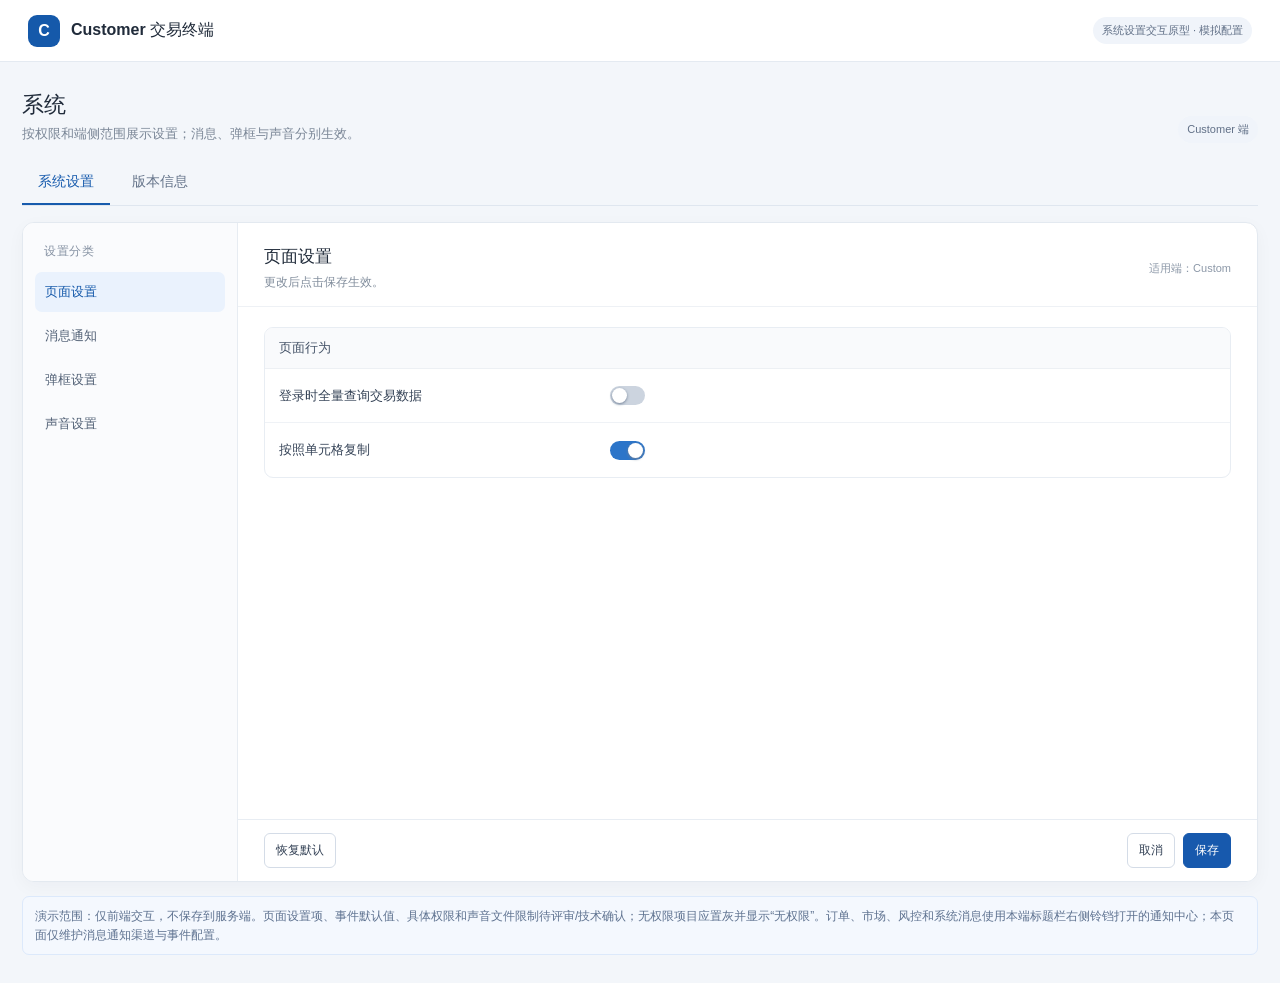
<file: prototypes/system-settings-notifications.html>
<!doctype html>
<html lang="zh-CN">
<head>
  <meta charset="utf-8">
  <meta name="viewport" content="width=device-width, initial-scale=1">
  <title>Customer 系统设置与消息通知原型</title>
  <style>
    :root{font-family:Inter,"Microsoft YaHei",Arial,sans-serif;color:#202b3a;background:#f3f6fa;font-synthesis:none}*{box-sizing:border-box}body{margin:0}.topbar{height:62px;background:#fff;border-bottom:1px solid #e4eaf1;display:flex;align-items:center;justify-content:space-between;padding:0 28px}.brand{display:flex;gap:11px;align-items:center;font-weight:700}.logo{width:32px;height:32px;background:#1559aa;border-radius:9px;color:white;display:grid;place-items:center}.badge{font-size:11px;background:#f0f4fa;color:#617087;border-radius:99px;padding:6px 9px}.layout{max-width:1280px;margin:28px auto;padding:0 22px}.page-head{display:flex;align-items:end;justify-content:space-between;margin:0 0 18px}.page-head h1{font-size:22px;margin:0 0 5px}.page-head p{font-size:13px;color:#7b8797;margin:0}.primary-tabs{display:flex;gap:6px;border-bottom:1px solid #dfe6ef;margin-bottom:16px}.primary-tabs button{border:0;background:transparent;color:#65748a;padding:12px 16px;font-size:14px;cursor:pointer;border-bottom:2px solid transparent}.primary-tabs button.active{color:#175bad;font-weight:700;border-color:#175bad}.settings-shell{min-height:660px;background:#fff;border:1px solid #e3e9f0;border-radius:12px;display:grid;grid-template-columns:215px 1fr;overflow:hidden;box-shadow:0 5px 18px rgba(22,38,66,.035)}.sidenav{background:#fafbfd;border-right:1px solid #e7ecf2;padding:20px 12px}.sidenav h2{font-size:12px;color:#8692a3;letter-spacing:.05em;margin:0 9px 10px}.section-btn{width:100%;text-align:left;border:0;background:transparent;color:#526176;border-radius:7px;padding:11px 10px;margin:2px 0;font-size:13px;cursor:pointer}.section-btn.active{background:#eaf2fd;color:#1559aa;font-weight:700}.main{display:flex;flex-direction:column;min-width:0}.main-head{padding:22px 26px 15px;border-bottom:1px solid #eef1f5;display:flex;justify-content:space-between;align-items:center;gap:15px}.main-head h2{font-size:17px;margin:0}.main-head p{font-size:12px;color:#818d9c;margin:6px 0 0}.scroll{flex:1;padding:20px 26px 24px;max-height:590px;overflow:auto}.group{border:1px solid #e8edf3;border-radius:9px;margin:0 0 15px;overflow:hidden}.group-title{margin:0;background:#f9fafc;padding:11px 14px;font-size:13px;color:#455368;border-bottom:1px solid #edf0f4}.setting-row{display:grid;grid-template-columns:minmax(190px,1.1fr) minmax(210px,1fr) minmax(180px,1.1fr);gap:16px;align-items:center;min-height:54px;padding:10px 14px;border-bottom:1px solid #eff2f6}.setting-row:last-child{border-bottom:0}.setting-name{font-size:13px;color:#344256}.setting-help{font-size:11px;color:#8994a3;line-height:1.5}.control{display:flex;align-items:center;gap:9px}.toggle{appearance:none;width:35px;height:19px;border-radius:12px;background:#ccd4df;position:relative;cursor:pointer;flex:none;transition:.15s}.toggle:before{content:"";position:absolute;width:15px;height:15px;top:2px;left:2px;border-radius:50%;background:#fff;box-shadow:0 1px 3px #718096;transition:.15s}.toggle:checked{background:#2c75c9}.toggle:checked:before{left:18px}.toggle:disabled,select:disabled,button:disabled{opacity:.48;cursor:not-allowed}.select{height:34px;border:1px solid #d7dfe9;border-radius:6px;background:#fff;padding:0 9px;color:#344256;font-size:12px;min-width:170px}.small-btn,.btn{border:1px solid #d4dce7;background:#fff;border-radius:6px;color:#344256;padding:8px 11px;font-size:12px;cursor:pointer}.btn.primary{background:#1759ad;color:#fff;border-color:#1759ad}.btn.ghost{background:#fff}.btn:hover,.small-btn:hover{filter:brightness(.97)}.footbar{position:sticky;bottom:0;background:#fff;border-top:1px solid #e8edf3;padding:13px 26px;display:flex;align-items:center;gap:8px}.spacer{flex:1}.notice,.tip{font-size:12px;line-height:1.55;color:#5e7290;background:#f4f8fe;border:1px solid #dce9fb;border-radius:7px;padding:10px 12px;margin:0 0 15px}.tip{color:#7b6a3d;background:#fffaf0;border-color:#f0e5c7}.sound-actions{display:flex;gap:8px;align-items:center}.sound-library{display:flex;flex-wrap:wrap;gap:7px;margin-top:8px}.sound-chip{font-size:11px;border-radius:99px;background:#f0f4f9;padding:6px 9px;color:#53637a}.version-card{border:1px solid #e7edf3;border-radius:9px;padding:17px;margin-bottom:12px}.version-card h3{font-size:14px;margin:0 0 10px}.version-card p{font-size:13px;color:#67758a;line-height:1.7;margin:0}.right-actions{display:flex;gap:8px}.hidden{display:none!important}.toast{position:fixed;left:50%;bottom:26px;transform:translateX(-50%);padding:10px 16px;background:#172538;color:#fff;font-size:13px;border-radius:7px;opacity:0;transition:.18s;pointer-events:none}.toast.show{opacity:1}.upload-label{cursor:pointer}.pending{font-size:10px;color:#906a18;background:#fff4d9;padding:4px 7px;border-radius:99px;margin-left:6px}.disabled-label{color:#9aa4b1}.side-title{font-size:11px;color:#8b97a7;margin-left:8px}.@media(max-width:850px){.layout{padding:0 10px;margin:14px auto}.settings-shell{grid-template-columns:1fr}.sidenav{display:flex;overflow:auto;border-right:0;border-bottom:1px solid #e7ecf2;padding:8px}.sidenav h2{display:none}.section-btn{width:auto;white-space:nowrap}.setting-row{grid-template-columns:1fr;gap:8px}.scroll{padding:14px;max-height:none}.main-head,.footbar{padding-left:14px;padding-right:14px}.page-head{align-items:start;gap:10px;flex-direction:column}}
  .embedded .topbar,.embedded .page-head,.embedded .layout > .notice{display:none}.embedded .layout{margin:0;padding:8px;max-width:none}.embedded .settings-shell{height:calc(100vh - 68px);min-height:0;grid-template-rows:minmax(0,1fr)}.embedded .main,.embedded .scroll{min-height:0}.embedded .scroll{max-height:none}.embedded .footbar{flex-shrink:0}@media(max-width:850px){.embedded .settings-shell{grid-template-rows:auto minmax(0,1fr)}}
  .sound-entry{display:inline-flex;align-items:center;gap:8px;max-width:100%;padding:4px 8px;border:1px solid #e0e6ed;border-radius:6px;background:#f8fafc}.sound-entry .sound-chip{overflow-wrap:anywhere}.sound-entry button{flex:none;border:0;background:none;padding:4px;color:#1759ad;cursor:pointer;font-size:12px}.sound-entry button[data-sound-delete],.sound-editor .danger{color:#a12d36}.sound-editor{width:min(420px,calc(100% - 32px));box-sizing:border-box;border:1px solid #d5dee8;border-radius:8px;padding:20px;color:#202b3a;box-shadow:0 12px 34px #17253833}.sound-editor::backdrop{background:#17253838}.sound-editor h2{font-size:16px;margin:0 0 12px}.sound-editor p{font-size:13px;line-height:1.6;overflow-wrap:anywhere}.sound-editor input{box-sizing:border-box;width:100%;padding:8px;border:1px solid #bfcbd8;border-radius:4px}.sound-editor-error{color:#a12d36}.sound-editor-actions{display:flex;justify-content:flex-end;gap:8px;margin-top:16px}
  </style>
</head>
<body data-side="Custom">
  <header class="topbar"><div class="brand"><span class="logo">C</span><span>Customer 交易终端</span></div><div class="right-actions"><span class="badge">系统设置交互原型 · 模拟配置</span></div></header>
  <main class="layout">
    <div class="page-head"><div><h1>系统</h1><p>按权限和端侧范围展示设置；消息、弹框与声音分别生效。</p></div><span class="badge">Customer 端</span></div>
    <nav class="primary-tabs"><button class="active" data-primary="settings">系统设置</button><button data-primary="version">版本信息</button></nav>
    <section class="settings-shell" id="settingsShell">
      <aside class="sidenav"><h2>设置分类</h2><div id="sectionNav"></div></aside>
      <div class="main"><header class="main-head"><div><h2 id="sectionTitle"></h2><p id="sectionSub"></p></div><span class="side-title" id="sideLabel"></span></header><div class="scroll" id="settingsBody"></div><footer class="footbar"><button class="btn ghost" id="restoreDefaults">恢复默认</button><span class="spacer"></span><button class="btn ghost" id="cancelSettings">取消</button><button class="btn primary" id="saveSettings">保存</button></footer></div>
    </section>
    <section class="settings-shell hidden" id="versionShell"><div class="main" style="grid-column:1/-1"><header class="main-head"><div><h2>版本信息</h2><p>版本号与免责声明沿用当前客户端展示内容。</p></div></header><div class="scroll"><div class="version-card"><h3>当前版本</h3><p>由现有客户端读取并展示。本原型不填入未经确认的版本号。</p></div><div class="version-card"><h3>免责声明</h3><p>免责声明正文沿用现有产品文本；本需求不改写免责声明内容。</p></div></div></div></section>
    <p class="notice" style="margin-top:14px">演示范围：仅前端交互，不保存到服务端。页面设置项、事件默认值、具体权限和声音文件限制待评审/技术确认；无权限项目应置灰并显示“无权限”。订单、市场、风控和系统消息使用本端标题栏右侧铃铛打开的通知中心；本页面仅维护消息通知渠道与事件配置。</p>
  </main>
  <dialog class="sound-editor" id="soundEditor" aria-labelledby="soundEditorTitle">
    <form id="soundEditorForm">
      <h2 id="soundEditorTitle"></h2>
      <p id="soundEditorDescription" hidden></p>
      <input id="soundName" type="text" aria-label="声音名称" autocomplete="off">
      <p class="sound-editor-error" id="soundEditorError" role="alert" hidden></p>
      <div class="sound-editor-actions">
        <button class="btn" id="cancelSoundEdit" type="button">取消</button>
        <button class="btn primary" id="confirmSoundEdit" type="submit"></button>
      </div>
    </form>
  </dialog>
  <div class="toast" id="toast" role="status"></div>
  <script src="../notification-channels.js"></script>
  <script>
    const side=document.body.dataset.side;
    const sections=[{id:"page",name:"页面设置"},{id:"notification",name:"消息通知"},{id:"dialogs",name:"弹框设置"},{id:"sounds",name:"声音设置"}];
    const dialogEvents={Custom:["单笔成交","未完全委托","撤单失败"],Trader:["手工单成交价格校验","HT订单确认","手工单确认撤单","HT改单确认","单笔成交","未完全委托","待审批订单","子单拒单","撤单失败","触发风控线"]};
    const defaultSettings={page:{queryAllOnLogin:false,copyByCell:true},notification:{enabled:true,order:{submit:true,cancel:true,amend:true,parentReject:true,childReject:true,execution:true,activation:true,approval:true},market:{cn:true,hk:true,us:true},risk:{existing:true},system:{loginSuccess:false,newDevice:false}},dialogs:{enabled:true,items:{}},sounds:{enabled:true,items:{orderSuccess:{enabled:true,file:"默认提示音"},orderExecution:{enabled:true,file:"清脆提示音"},cancelSuccess:{enabled:false,file:"柔和提示音"}}}};
    dialogEvents[side].forEach((_,i)=>defaultSettings.dialogs.items[`event${i}`]=i<2 || dialogEvents[side][i]==="触发风控线");
    const clone=value=>JSON.parse(JSON.stringify(value));let saved=NoticeChannels.load(side)?.settings || clone(defaultSettings);let draft=clone(saved);let section="page";let primary="settings";let uploaded=NoticeChannels.load(side)?.files || [];let toastTimer;
    const embedded = new URLSearchParams(location.search).has("embedded");
    if (embedded) document.body.classList.add("embedded");
    const builtins=["默认提示音","清脆提示音","柔和提示音","强提醒音"];
    const soundEvents=[["orderSuccess","下单成功声音"],["orderExecution","订单成交声音"],["cancelSuccess","撤单成功声音"]];
    const get=(path)=>path.split(".").reduce((obj,key)=>obj?.[key],draft);
    const set=(path,value)=>{const parts=path.split(".");const key=parts.pop();const target=parts.reduce((obj,name)=>obj[name],draft);target[key]=value;};
    const escapeHtml=value=>String(value).replace(/[&<>"']/g,ch=>({"&":"&amp;","<":"&lt;",">":"&gt;",'"':"&quot;","'":"&#39;"}[ch]));
    const options=()=>[...builtins,...uploaded.map(file=>file.name)];
    let previewName=builtins[0];
    const nameExists=(name,except)=>builtins.some(value=>value.toLowerCase()===name.toLowerCase())
      || uploaded.some(file=>file!==except && file.name.toLowerCase()===name.toLowerCase());
    const soundEditor=document.querySelector("#soundEditor");
    const soundName=document.querySelector("#soundName");
    const soundError=document.querySelector("#soundEditorError");
    let soundEdit;

    function openSoundEditor(index,remove) {
      const file=uploaded[index];
      if (!file) return;
      const affected=soundEvents.filter(([key])=>draft.sounds.items[key].file===file.name);
      soundEdit={file,remove,affected};
      document.querySelector("#soundEditorTitle").textContent=remove?"删除声音":"重命名声音";
      const description=document.querySelector("#soundEditorDescription");
      description.hidden=!remove;
      description.textContent=remove ? `确定删除「${file.name}」？${affected.length ? affected.map(([,label])=>label).join("、")+"将切回各自的默认音。" : ""}` : "";
      soundName.hidden=remove;
      soundName.value=remove?"":file.name;
      soundError.hidden=true;
      const confirm=document.querySelector("#confirmSoundEdit");
      confirm.textContent=remove?"删除":"确定";
      confirm.classList.toggle("danger",remove);
      confirm.classList.toggle("primary",!remove);
      soundEditor.showModal();
      if (remove) document.querySelector("#cancelSoundEdit").focus();
      else { soundName.focus(); soundName.select(); }
    }

    document.querySelector("#cancelSoundEdit").addEventListener("click",()=>soundEditor.close());
    document.querySelector("#soundEditorForm").addEventListener("submit",event=>{
      event.preventDefault();
      const {file,remove,affected}=soundEdit;
      if (!remove) {
        const name=soundName.value.trim();
        if (!name || nameExists(name,file)) {
          soundError.textContent=name?"已存在同名声音":"请输入声音名称";
          soundError.hidden=false;
          soundName.focus();
          return;
        }
        if (previewName===file.name) previewName=name;
        file.name=name;
        affected.forEach(([key])=>{draft.sounds.items[key].file=name;});
      } else {
        if (previewName===file.name) previewName=builtins[0];
        uploaded=uploaded.filter(item=>item!==file);
        affected.forEach(([key])=>{draft.sounds.items[key].file=defaultSettings.sounds.items[key].file;});
      }
      soundEditor.close();
      renderBody();
      toast(remove?"声音已删除，请保存设置":"声音已重命名，请保存设置");
    });
    function toast(message){const el=document.querySelector("#toast");el.textContent=message;el.classList.add("show");clearTimeout(toastTimer);toastTimer=setTimeout(()=>el.classList.remove("show"),2400);}
    function toggleRow(label,path,help="",disabled=false,badge=""){return `<div class="setting-row"><div class="setting-name ${disabled?"disabled-label":""}">${label}${badge}</div><div class="control"><input class="toggle" type="checkbox" data-setting="${path}" ${get(path)?"checked":""} ${disabled?"disabled":""}><span class="small-label"></span></div><div class="setting-help"></div></div>`;}
    function group(title,body){return `<section class="group"><h3 class="group-title">${title}</h3>${body}</section>`;}
    function channelIntro(){return "";}
    function renderPage(){return `${channelIntro("页面设置沿用现有配置机制。本原型只展示需求明确的页面行为，不推定保存范围或默认值。")}${group("页面行为",toggleRow("登录时全量查询交易数据","page.queryAllOnLogin","是否启用由当前用户配置决定。")+toggleRow("按照单元格复制","page.copyByCell","按单元格复制数据；具体复制范围沿用现有行为。"))}`;}
    function renderNotifications(){const disabled=!draft.notification.enabled;const order=toggleRow("下单通知","notification.order.submit","沿用现有订单消息矩阵。",disabled)+toggleRow("撤单通知","notification.order.cancel","沿用现有订单消息矩阵。",disabled)+toggleRow("改单通知","notification.order.amend","沿用现有订单消息矩阵。",disabled)+toggleRow("母单拒单","notification.order.parentReject","消息需标识母单层级及可用关联信息。",disabled)+toggleRow("子单拒单","notification.order.childReject","消息需标识子单层级及可用母子单关联信息。",disabled)+toggleRow("成交通知","notification.order.execution","沿用现有订单消息矩阵。",disabled)+toggleRow("激活通知","notification.order.activation","沿用现有订单消息矩阵。",disabled)+toggleRow("审批通知","notification.order.approval","沿用现有订单消息矩阵。",disabled);const market=toggleRow("沪深休市","notification.market.cn","市场事件归入市场通知。",disabled)+toggleRow("港股休市","notification.market.hk","市场事件归入市场通知。",disabled)+toggleRow("美股休市","notification.market.us","市场事件归入市场通知。",disabled);const risk=toggleRow("现有风控事件","notification.risk.existing","按既有风控事件矩阵，不在本需求中新增事件。",disabled);const system=toggleRow("登录成功","notification.system.loginSuccess","系统通知范围待评审确认。",true,'<span class="pending">范围待评审</span>')+toggleRow("新设备登录","notification.system.newDevice","系统通知范围待评审确认。",true,'<span class="pending">范围待评审</span>');return `${channelIntro("消息通知总开关只控制消息是否生成并进入标题栏铃铛，不改变弹框或声音渠道。关闭后事件原值保留。")}${group("消息通知总开关",toggleRow("消息通知","notification.enabled","控制消息记录生成及消息中心入口。"))}${group("订单通知",order)}${group("市场通知",market)}${group("风控通知",risk)}${group("系统通知",system)}`;}
    function renderDialogs(){const disabled=!draft.dialogs.enabled;const rows=dialogEvents[side].map((name,i)=>toggleRow(name,`dialogs.items.event${i}`,"弹框渠道独立生效，不受消息/声音开关影响。",disabled)).join("");return `${channelIntro(`${side}端按适用范围显示弹框事件。关闭弹框总开关仅置灰子项并保留原值。`)}${group("弹框渠道",toggleRow("弹框总开关","dialogs.enabled","只控制弹框提醒。"))}${group(`${side}端弹框事件`,rows)}`;}
    function soundRow(key,label){const item=draft.sounds.items[key],disabled=!draft.sounds.enabled||!item.enabled;const opts=options().map(name=>`<option value="${escapeHtml(name)}" ${name===item.file?"selected":""}>${escapeHtml(name)}</option>`).join("");return `<div class="setting-row"><div class="setting-name">${label}</div><div class="control"><input class="toggle" type="checkbox" data-setting="sounds.items.${key}.enabled" ${item.enabled?"checked":""} ${!draft.sounds.enabled?"disabled":""}><select class="select" data-sound-file="${key}" ${disabled?"disabled":""}>${opts}</select><button class="small-btn" type="button" data-event-preview="${key}" ${disabled?"disabled":""}>试听</button></div><div class="setting-help">事件开关、声音文件和试听单独设置。</div></div>`;}
    function renderSounds(){
      if (!options().includes(previewName)) previewName=builtins[0];
      const disabled=!draft.sounds.enabled;
      const list=uploaded.length?`<div class="sound-library">${uploaded.map((file,index)=>`<div class="sound-entry"><span class="sound-chip">${escapeHtml(file.name)}</span><button type="button" data-sound-rename="${index}" aria-label="重命名 ${escapeHtml(file.name)}">重命名</button><button type="button" data-sound-delete="${index}" aria-label="删除 ${escapeHtml(file.name)}">删除</button></div>`).join("")}</div>`:`<div class="sound-library"><span class="sound-chip">当前无自定义声音</span></div>`;
      const rows=soundEvents.map(([key,label])=>soundRow(key,label)).join("");
      const uploadRow=`<div class="setting-row"><div class="setting-name">统一上传声音文件</div><div class="control sound-actions"><label class="small-btn upload-label" for="soundUpload">选择本地声音</label><input id="soundUpload" type="file" accept="audio/*" hidden ${disabled?"disabled":""}><span class="setting-help"></span></div><div></div></div>`;
      const libraryRow=`<div class="setting-row" style="grid-template-columns:1fr"><div><div class="setting-name">可选声音</div>${list}</div></div>`;
      const previewRow=`<div class="setting-row"><div class="setting-name">试听声音</div><div class="control"><select class="select" id="previewSound">${options().map(name=>`<option ${name===previewName?"selected":""}>${escapeHtml(name)}</option>`).join("")}</select><button class="btn primary" id="playPreview" type="button">▶ 试听</button></div><div class="setting-help">试听不触发业务提醒，不改变事件当前绑定；是否受声音总开关控制待确认。</div></div>`;
      return `${channelIntro("声音渠道独立生效。文件格式、大小/时长限制、保存位置、适用范围及跨设备规则待技术确认；本原型不上传到服务器。")}${group("声音渠道",toggleRow("声音总开关","sounds.enabled","关闭后事件子项置灰且保留原值。"))}${group("声音事件配置",rows+uploadRow+libraryRow)}${group("独立声音试听",previewRow)}`;
    }
    function renderBody(){
      document.querySelector("#sectionTitle").textContent=sections.find(x=>x.id===section).name;
      document.querySelector("#sectionSub").textContent=section==="notification"?"只控制进入消息中心的记录。":section==="sounds"?"事件绑定与独立试听分别操作。":"更改后点击保存生效。";
      const nav=document.querySelector("#sectionNav");
      nav.innerHTML=sections.map(x=>`<button type="button" class="section-btn ${section===x.id?"active":""}" data-section="${x.id}">${x.name}</button>`).join("");
      nav.querySelectorAll("[data-section]").forEach(btn=>btn.addEventListener("click",()=>{section=btn.dataset.section;renderBody();}));
      const body=document.querySelector("#settingsBody");
      body.innerHTML=section==="page"?renderPage():section==="notification"?renderNotifications():section==="dialogs"?renderDialogs():renderSounds();
      body.querySelectorAll("[data-setting]").forEach(input=>input.addEventListener("change",()=>{set(input.dataset.setting,input.checked);renderBody();}));
      body.querySelectorAll("[data-sound-file]").forEach(select=>select.addEventListener("change",()=>{draft.sounds.items[select.dataset.soundFile].file=select.value;renderBody();}));
      body.querySelectorAll("[data-event-preview]").forEach(btn=>btn.addEventListener("click",()=>playSound(draft.sounds.items[btn.dataset.eventPreview].file)));
      body.querySelectorAll("[data-sound-rename]").forEach(btn=>btn.addEventListener("click",()=>openSoundEditor(Number(btn.dataset.soundRename),false)));
      body.querySelectorAll("[data-sound-delete]").forEach(btn=>btn.addEventListener("click",()=>openSoundEditor(Number(btn.dataset.soundDelete),true)));
      body.querySelector("#previewSound")?.addEventListener("change",event=>{previewName=event.target.value;});
      body.querySelector("#soundUpload")?.addEventListener("change", async event => {
        const file=event.target.files[0];
        if (!file) return;
        if (nameExists(file.name)) { toast("已存在同名声音文件"); event.target.value=""; return; }
        try {
          const url=await new Promise((resolve,reject) => {
            const reader=new FileReader();
            reader.onload=()=>resolve(reader.result);
            reader.onerror=reject;
            reader.readAsDataURL(file);
          });
          await new Promise((resolve,reject) => {
            const audio=new Audio();
            audio.onloadedmetadata=resolve;
            audio.onerror=reject;
            audio.src=url;
          });
          if (nameExists(file.name)) { toast("已存在同名声音文件"); event.target.value=""; return; }
          uploaded.push({name:file.name,url}); renderBody(); toast("声音已加入可选列表");
        } catch { toast("无法读取声音文件，请选择可播放的音频"); event.target.value=""; }
      });
      body.querySelector("#playPreview")?.addEventListener("click",()=>playSound(body.querySelector("#previewSound").value));
    }
    function playSound(name){const file=uploaded.find(item=>item.name===name);if(file){const audio=new Audio(file.url);audio.play().then(()=>toast(`正在试听：${name}`)).catch(()=>toast("声音文件无法播放，请检查文件后重试。"));return;}try{const Ctx=window.AudioContext||window.webkitAudioContext;if(!Ctx){toast(`试听占位：${name}（当前浏览器不支持音频预览）`);return;}const ctx=new Ctx(),osc=ctx.createOscillator(),gain=ctx.createGain();osc.frequency.value=name==="强提醒音"?880:name==="柔和提示音"?440:name==="清脆提示音"?660:550;gain.gain.value=.08;osc.connect(gain);gain.connect(ctx.destination);osc.start();osc.stop(ctx.currentTime+.22);osc.onended=()=>ctx.close();toast(`正在试听：${name}`);}catch{toast("声音预览不可用，请检查浏览器音频权限。");}}
    function render(){document.querySelector("#sideLabel").textContent=`适用端：${side}`;document.querySelector("#settingsShell").classList.toggle("hidden",primary!=="settings");document.querySelector("#versionShell").classList.toggle("hidden",primary!=="version");document.querySelector("#settingsShell .sidenav").classList.toggle("hidden",primary!=="settings");document.querySelectorAll("[data-primary]").forEach(btn=>btn.classList.toggle("active",btn.dataset.primary===primary));if(primary==="settings")renderBody();}
    document.querySelectorAll("[data-primary]").forEach(btn=>btn.addEventListener("click",()=>{primary=btn.dataset.primary;render();}));
    document.querySelector("#restoreDefaults").addEventListener("click",()=>{draft=clone(defaultSettings);renderBody();toast("已恢复默认，请保存以应用设置");});
    let savedFiles=clone(uploaded);
    document.querySelector("#cancelSettings").addEventListener("click",()=>{draft=clone(saved);uploaded=clone(savedFiles);renderBody();toast("已放弃未保存修改");});
    document.querySelector("#saveSettings").addEventListener("click",()=>{const payload={settings:clone(draft),files:clone(uploaded)};
      const commit=()=>{saved=payload.settings;savedFiles=payload.files;toast("设置已保存");};
      if (!embedded) {
        try { NoticeChannels.save(side,payload); commit(); } catch { toast("保存失败，请重试"); }
      } else {
        pendingSave=payload;
        document.querySelector("#saveSettings").disabled=true;
        parent.postMessage({type:"notice-settings-save",payload},location.origin);
      }});
    let pendingSave;
    window.addEventListener("message",event=>{
      if (!embedded || event.origin!==location.origin || event.source!==parent) return;
      if (event.data?.type==="notice-settings-load" && event.data.payload) {
        saved=clone(event.data.payload.settings); draft=clone(saved);
        uploaded=clone(event.data.payload.files); savedFiles=clone(uploaded); render();
      }
      if (event.data?.type==="notice-settings-result" && pendingSave) {
        document.querySelector("#saveSettings").disabled=false;
        if (event.data.ok) { saved=pendingSave.settings; savedFiles=pendingSave.files; }
        toast(event.data.ok?"设置已保存":"保存失败，请重试");
        pendingSave=null;
      }
    });
    render();
  </script>
</body>
</html>
</file>
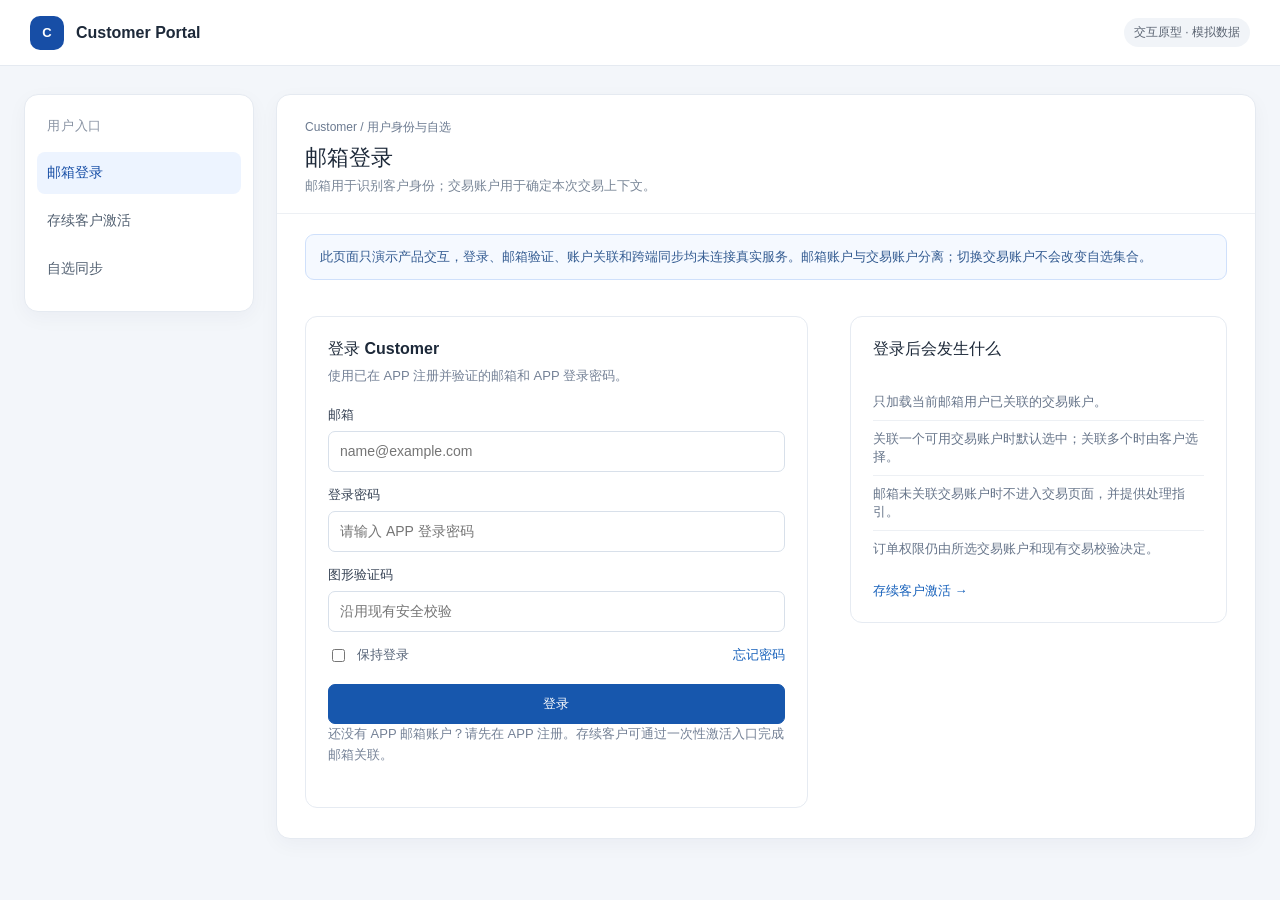
<file: message-notifications/prototypes/customer-email-login.html>
<!doctype html>
<html lang="zh-CN">
<head>
  <meta http-equiv="Content-Security-Policy" content="connect-src 'none'; form-action 'none'">
  <meta charset="utf-8">
  <meta name="viewport" content="width=device-width, initial-scale=1">
  <title>Customer 邮箱登录与自选同步原型</title>
  <style>
    :root{font-family:Inter,"Microsoft YaHei",Arial,sans-serif;color:#1d2939;background:#f3f6fa;font-synthesis:none}*{box-sizing:border-box}body{margin:0;min-height:100vh}.topbar{height:66px;background:#fff;border-bottom:1px solid #e5eaf1;display:flex;align-items:center;justify-content:space-between;padding:0 30px}.brand{display:flex;align-items:center;gap:12px;font-weight:700}.logo{width:34px;height:34px;border-radius:10px;background:#174ea6;color:#fff;display:grid;place-items:center;font-size:13px}.demo-tag{font-size:12px;color:#5b6472;background:#f1f4f8;border-radius:999px;padding:6px 10px}.shell{max-width:1320px;margin:28px auto;padding:0 24px;display:grid;grid-template-columns:230px minmax(0,1fr);gap:22px}.sidebar,.content{background:#fff;border:1px solid #e5eaf1;border-radius:14px;box-shadow:0 6px 20px rgba(22,38,66,.04)}.sidebar{padding:18px 12px;height:max-content}.sidebar h2{font-size:13px;color:#8993a3;text-transform:uppercase;letter-spacing:.06em;padding:0 10px;margin:4px 0 14px}.nav{width:100%;border:0;background:transparent;text-align:left;padding:12px 10px;border-radius:8px;color:#526071;font-size:14px;cursor:pointer;margin:3px 0}.nav.active,.nav:hover{background:#edf4ff;color:#174ea6;font-weight:600}.content{min-height:680px;overflow:hidden}.content-head{padding:24px 28px 18px;border-bottom:1px solid #edf0f4}.eyebrow{font-size:12px;color:#6b7a90}.content-head h1{font-size:22px;margin:7px 0 4px}.subtitle{font-size:13px;color:#7a8798}.notice{margin:20px 28px;padding:12px 14px;border:1px solid #cfe0fb;background:#f5f9ff;color:#335b91;border-radius:9px;font-size:13px;line-height:1.55}.view{padding:4px 28px 30px;display:none}.view.active{display:block}.login-layout{display:grid;grid-template-columns:minmax(330px,1fr) minmax(250px,.75fr);gap:42px;align-items:start;padding-top:12px}.card{border:1px solid #e6ebf2;border-radius:12px;padding:22px;background:#fff}.card h2{font-size:16px;margin:0 0 6px}.card p{font-size:13px;color:#748196;line-height:1.6;margin:0 0 19px}.field{margin:14px 0}.field label{display:block;font-size:13px;font-weight:600;color:#364254;margin-bottom:7px}.field input,.field select{width:100%;height:41px;border:1px solid #d8e0ea;border-radius:7px;padding:0 11px;font-size:14px;color:#273548;background:#fff;outline:none}.field input:focus,.field select:focus{border-color:#4383dd;box-shadow:0 0 0 3px rgba(67,131,221,.12)}.row{display:flex;gap:10px;align-items:center}.row .field{flex:1}.text-btn{border:0;background:none;color:#1761bb;cursor:pointer;font-size:13px;padding:0}.btn{border:1px solid #d4dce7;background:#fff;color:#344256;border-radius:7px;padding:10px 14px;font-size:13px;font-weight:600;cursor:pointer}.btn.primary{background:#1757ad;color:#fff;border-color:#1757ad}.btn.full{width:100%;margin-top:4px}.btn:hover{filter:brightness(.97)}.help-list{padding:18px 0 0;margin:0;list-style:none}.help-list li{font-size:13px;color:#67758a;padding:9px 0;border-bottom:1px solid #edf0f4}.help-list li:last-child{border-bottom:0}.status{border-radius:8px;background:#f7f9fc;color:#687589;font-size:13px;padding:12px 14px;margin-top:14px;line-height:1.5}.status.error{background:#fff4f2;color:#a43b2b}.status.success{background:#eef9f1;color:#287343}.status.warn{background:#fff8e8;color:#8b6416}.stepper{display:flex;gap:8px;margin:18px 0 22px}.step{flex:1;border-bottom:2px solid #e4e9f0;padding:0 0 9px;color:#8a95a4;font-size:12px}.step.active{border-color:#1d65bd;color:#1d65bd;font-weight:700}.account-list{display:grid;gap:10px;margin:14px 0}.account{border:1px solid #dfe6ef;border-radius:9px;padding:13px 14px;display:flex;justify-content:space-between;align-items:center;cursor:pointer}.account.selected{border-color:#2c71c7;background:#f4f8ff}.account strong{font-size:14px}.account small{display:block;color:#7c8797;margin-top:5px}.account .pill{font-size:11px;background:#edf4ff;color:#2866ad;border-radius:99px;padding:5px 8px}.watch-head{display:flex;justify-content:space-between;align-items:center;gap:18px;margin:18px 0}.watch-head h2{font-size:17px;margin:0 0 5px}.watch-head p{font-size:13px;color:#7a8798;margin:0}.watch-panels{display:grid;grid-template-columns:1fr 1fr;gap:14px}.watch-panel{border:1px solid #e3e9f0;border-radius:10px;overflow:hidden}.watch-panel header{background:#f8fafc;padding:12px 14px;border-bottom:1px solid #e7edf3;display:flex;justify-content:space-between;font-size:13px;font-weight:700}.watch-panel header span{font-size:11px;color:#8290a2;font-weight:400}.watch-table{width:100%;border-collapse:collapse;font-size:12px}.watch-table th,.watch-table td{padding:11px 10px;text-align:left;border-bottom:1px solid #edf0f4}.watch-table th{color:#78879a;font-weight:500;background:#fff}.watch-table tr:last-child td{border-bottom:0}.remove{border:0;background:transparent;color:#bd4d3e;cursor:pointer}.add-row{display:flex;gap:8px;margin:18px 0}.add-row select{flex:1;min-width:0;height:39px;border:1px solid #d8e0ea;border-radius:7px;padding:0 10px;background:#fff}.footnote{font-size:12px;color:#7c8797;line-height:1.6;margin-top:16px}.hidden{display:none!important}.modal-mask{position:fixed;inset:0;background:rgba(17,30,48,.35);display:grid;place-items:center;padding:20px}.modal{width:min(470px,100%);background:#fff;border-radius:12px;padding:24px;box-shadow:0 18px 55px rgba(16,30,50,.2)}.modal-head{display:flex;justify-content:space-between;align-items:center}.modal-head h2{font-size:17px;margin:0}.close{border:0;background:transparent;font-size:23px;color:#8994a3;cursor:pointer}.small{font-size:12px;color:#7a8798}.checkline{display:flex;gap:9px;align-items:center;font-size:13px;color:#566377;margin:14px 0}.checkline input{accent-color:#1757ad}@media(max-width:860px){.shell{grid-template-columns:1fr;margin:16px auto;padding:0 12px}.sidebar{display:flex;gap:4px;overflow:auto}.sidebar h2{display:none}.nav{white-space:nowrap;width:auto}.content{min-height:0}.login-layout,.watch-panels{grid-template-columns:1fr}.content-head,.view{padding-left:18px;padding-right:18px}.notice{margin-left:18px;margin-right:18px}.topbar{padding:0 16px}}
  </style>
</head>
<body>
  <header class="topbar"><div class="brand"><span class="logo">C</span><span>Customer Portal</span></div><span class="demo-tag">交互原型 · 模拟数据</span></header>
  <main class="shell">
    <aside class="sidebar"><h2>用户入口</h2><button class="nav active" data-view="login">邮箱登录</button><button class="nav" data-view="activate">存续客户激活</button><button class="nav" data-view="watchlist">自选同步</button></aside>
    <section class="content">
      <div class="content-head"><div class="eyebrow">Customer / 用户身份与自选</div><h1 id="pageTitle">邮箱登录</h1><div class="subtitle">邮箱用于识别客户身份；交易账户用于确定本次交易上下文。</div></div>
      <div class="notice">此页面只演示产品交互，登录、邮箱验证、账户关联和跨端同步均未连接真实服务。邮箱账户与交易账户分离；切换交易账户不会改变自选集合。</div>
      <section class="view active" id="view-login">
        <div class="login-layout">
          <div class="card" id="loginCard"><h2>登录 Customer</h2><p>使用已在 APP 注册并验证的邮箱和 APP 登录密码。</p>
            <form id="loginForm" novalidate>
              <div class="field"><label for="loginEmail">邮箱</label><input id="loginEmail" type="email" autocomplete="off" placeholder="name@example.com"></div>
              <div class="field"><label for="loginPassword">登录密码</label><input id="loginPassword" type="password" autocomplete="off" placeholder="请输入 APP 登录密码"></div>
              <div class="field"><label for="captcha">图形验证码</label><input id="captcha" placeholder="沿用现有安全校验"></div>
              <div class="row" style="justify-content:space-between;margin:4px 0 15px"><label class="checkline" style="margin:0"><input type="checkbox"> 保持登录</label><button class="text-btn" type="button" id="forgotLink">忘记密码</button></div>
              <button class="btn primary full" type="submit">登录</button>
              <div class="status hidden" id="loginStatus" role="status"></div>
            </form>
            <p class="footnote">还没有 APP 邮箱账户？请先在 APP 注册。存续客户可通过一次性激活入口完成邮箱关联。</p>
          </div>
          <aside class="card"><h2>登录后会发生什么</h2><ul class="help-list"><li>只加载当前邮箱用户已关联的交易账户。</li><li>关联一个可用交易账户时默认选中；关联多个时由客户选择。</li><li>邮箱未关联交易账户时不进入交易页面，并提供处理指引。</li><li>订单权限仍由所选交易账户和现有交易校验决定。</li></ul><button class="text-btn" data-go="activate" style="margin-top:15px">存续客户激活 →</button></aside>
        </div>
      </section>
      <section class="view" id="view-accounts">
        <div class="card"><h2>选择本次交易账户</h2><p>当前演示邮箱已关联多个交易账户，请选择本次使用的交易上下文。</p><div class="account-list" id="accountList"></div><button class="btn primary" id="enterCustomer">进入 Customer</button><div class="status hidden" id="accountStatus"></div></div>
      </section>
      <section class="view" id="view-activate">
        <div class="card" style="max-width:760px"><h2>存续客户一次性激活</h2><p>原交易账户凭证仅用于身份核验；绑定完成后返回主登录页，使用邮箱登录。</p>
          <div class="stepper"><div class="step active" data-step-label="1">1　账户核验</div><div class="step" data-step-label="2">2　邮箱验证</div><div class="step" data-step-label="3">3　完成关联</div></div>
          <div id="activationStep1"><div class="field"><label for="legacyAccount">原交易账户</label><input id="legacyAccount" placeholder="请输入原 Customer 交易账户"></div><div class="field"><label for="legacyPassword">原登录凭证</label><input id="legacyPassword" type="password" placeholder="仅用于本次身份核验"></div><button class="btn primary" id="verifyLegacy">验证账户</button></div>
          <div id="activationStep2" class="hidden"><div class="status">账户核验通过。请输入已验证的 APP 登录邮箱；邮件验证码仅用于确认邮箱可用。</div><div class="field"><label for="activationEmail">APP 登录邮箱</label><input id="activationEmail" type="email" placeholder="name@example.com"></div><div class="row"><div class="field"><label for="emailCode">邮箱验证码</label><input id="emailCode" placeholder="输入邮件验证码"></div><button class="btn" id="sendCode" type="button">发送验证码</button></div><label class="checkline"><input id="existingAppAccount" type="checkbox" checked> 我已有 APP 邮箱账户</label><div id="newPasswordBlock" class="field hidden"><label for="newPassword">设置邮箱登录密码</label><input id="newPassword" type="password" placeholder="设置 APP 与 Customer 共用密码"></div><button class="btn primary" id="completeActivation">验证并建立关联</button><div id="activationStatus" class="status hidden" role="status"></div></div>
          <div id="activationStep3" class="hidden"><div class="status success"><strong>演示：邮箱账户已关联。</strong><br>后续请返回邮箱登录页。原 Customer 自选已加入该邮箱用户的逻辑自选集合。</div><button class="btn primary" data-go="login" style="margin-top:14px">返回邮箱登录</button></div>
          <p class="footnote">如果邮箱已被其他用户占用、交易账户存在重复关联或信息冲突，系统应阻断自动绑定并转人工核实，不覆盖原账户和自选数据。</p>
        </div>
      </section>
      <section class="view" id="view-watchlist">
        <div class="watch-head"><div><h2>我的自选</h2><p>两个端读取同一份邮箱用户自选集合；切换交易账户不改变这份集合。</p></div><div class="field" style="margin:0;min-width:230px"><label for="currentAccount">当前交易账户</label><select id="currentAccount"><option>DEMO-TR01 · 演示账户01</option><option>DEMO-TR02 · 演示账户02</option></select></div></div>
        <div class="watch-panels"><section class="watch-panel"><header>Customer 端 <span>模拟当前页面</span></header><div id="customerWatchlist"></div></section><section class="watch-panel"><header>APP 端 <span>模拟下次刷新结果</span></header><div id="appWatchlist"></div></section></div>
        <div class="add-row"><select id="symbolToAdd" aria-label="选择证券"><option value="">选择要添加的证券</option><option value="600519.SH">600519.SH · 贵州茅台</option><option value="00700.HK">00700.HK · 腾讯控股</option><option value="AAPL.US">AAPL.US · Apple</option></select><button class="btn primary" id="addSymbol">添加自选</button></div>
        <div class="status" id="watchStatus">新增或取消只修改本原型中的模拟集合；两端面板共享同一前端状态，不代表真实同步已接通。</div>
        <p class="footnote">本期演示范围只有自选标的集合的新增与取消；排序、分组等个性化属性未纳入。保存失败时不应伪造成功状态。</p>
      </section>
    </section>
  </main>
  <div class="modal-mask hidden" id="resetModal" role="dialog" aria-modal="true" aria-labelledby="resetTitle"><section class="modal"><div class="modal-head"><h2 id="resetTitle">重置邮箱登录密码</h2><button class="close" id="closeReset" aria-label="关闭">×</button></div><p class="small">按 APP 现有邮箱验证和密码重置流程处理；成功后两端使用同一新密码。</p><div class="field"><label for="resetEmail">邮箱</label><input id="resetEmail" type="email" placeholder="name@example.com"></div><div class="row"><div class="field"><label for="resetCode">邮件验证码</label><input id="resetCode" placeholder="输入验证码"></div><button class="btn" id="sendResetCode" type="button">发送验证码</button></div><div class="field"><label for="resetPassword">新密码</label><input id="resetPassword" type="password" placeholder="设置新密码"></div><button class="btn primary full" id="resetSubmit">确认重置</button><div class="status hidden" id="resetStatus"></div></section></div>
  <script>
    const titles={login:"邮箱登录",activate:"存续客户激活",watchlist:"自选同步",accounts:"选择交易账户"};
    const views=[...document.querySelectorAll(".view")];
    let currentView="login";let selectedAccount=0;
    const demoAccounts=[{id:"DEMO-TR01",name:"演示账户01",market:"沪深"},{id:"DEMO-TR02",name:"演示账户02",market:"港股 / 美股"}];
    let watchlist=[{code:"000001.SZ",name:"平安银行",market:"沪深"},{code:"00700.HK",name:"腾讯控股",market:"港股"},{code:"MSFT.US",name:"Microsoft",market:"美股"}];
    function show(view){currentView=view;views.forEach(el=>el.classList.toggle("active",el.id===`view-${view}`));document.querySelectorAll(".nav").forEach(el=>el.classList.toggle("active",el.dataset.view===view));document.querySelector("#pageTitle").textContent=titles[view]||"Customer";if(view==="watchlist")renderWatchlists();}
    document.querySelectorAll(".nav,[data-go]").forEach(el=>el.addEventListener("click",()=>show(el.dataset.view||el.dataset.go)));
    document.querySelector("#loginForm").addEventListener("submit",e=>{e.preventDefault();const email=document.querySelector("#loginEmail").value.trim();const pass=document.querySelector("#loginPassword").value;const status=document.querySelector("#loginStatus");status.classList.remove("hidden","error","success","warn");if(!email||!pass||!document.querySelector("#captcha").value.trim()){status.classList.add("error");status.textContent="请填写邮箱、密码和安全校验信息。";return;}if(email.toLowerCase()==="none@example.com"){status.classList.add("warn");status.textContent="身份验证成功，但当前没有关联的可用交易账户。请联系客户服务或先完成账户关联。";return;}if(email.toLowerCase()==="conflict@example.com"){status.classList.add("error");status.textContent="邮箱或密码错误，请检查后重试。";return;}document.querySelector("#accountList").innerHTML=demoAccounts.map((a,i)=>`<button class="account ${i===selectedAccount?"selected":""}" data-account="${i}" type="button"><span><strong>${a.id}</strong><small>${a.name} · ${a.market}</small></span><span class="pill">${i===selectedAccount?"当前选择":"选择"}</span></button>`).join("");document.querySelectorAll("[data-account]").forEach(btn=>btn.addEventListener("click",()=>{selectedAccount=Number(btn.dataset.account);document.querySelectorAll("[data-account]").forEach(x=>x.classList.toggle("selected",x===btn));}));show("accounts");});
    document.querySelector("#enterCustomer").addEventListener("click",()=>{show("watchlist");document.querySelector("#currentAccount").selectedIndex=selectedAccount;});
    document.querySelector("#forgotLink").addEventListener("click",()=>{document.querySelector("#resetEmail").value=document.querySelector("#loginEmail").value;document.querySelector("#resetModal").classList.remove("hidden");});
    document.querySelector("#closeReset").addEventListener("click",()=>document.querySelector("#resetModal").classList.add("hidden"));
    document.querySelector("#sendResetCode").addEventListener("click",()=>notifyStatus("resetStatus","演示：验证码已发送（未连接邮件服务）。","success"));
    document.querySelector("#resetSubmit").addEventListener("click",()=>notifyStatus("resetStatus","演示：密码重置已完成；实际操作需调用现有 APP 密码重置能力。","success"));
    document.querySelector("#verifyLegacy").addEventListener("click",()=>{const account=document.querySelector("#legacyAccount").value.trim();const password=document.querySelector("#legacyPassword").value;if(!account||!password){alert("请填写原交易账户和登录凭证。");return;}document.querySelector("#activationStep1").classList.add("hidden");document.querySelector("#activationStep2").classList.remove("hidden");document.querySelectorAll("[data-step-label]").forEach((el,i)=>el.classList.toggle("active",i<2));});
    document.querySelector("#existingAppAccount").addEventListener("change",e=>document.querySelector("#newPasswordBlock").classList.toggle("hidden",e.target.checked));
    document.querySelector("#sendCode").addEventListener("click",()=>notifyStatus("activationStatus","演示：验证码已发送（未连接邮件服务）。","success"));
    document.querySelector("#completeActivation").addEventListener("click",()=>{const email=document.querySelector("#activationEmail").value.trim();const code=document.querySelector("#emailCode").value.trim();const status=document.querySelector("#activationStatus");if(!email||!code||(!document.querySelector("#existingAppAccount").checked&&!document.querySelector("#newPassword").value)){notifyStatus("activationStatus","请填写邮箱、验证码，以及新邮箱账户所需密码。","error");return;}if(email.toLowerCase()==="conflict@example.com"){notifyStatus("activationStatus","检测到邮箱占用或账户关联冲突。已阻断自动绑定，请联系客户服务人工核实；原自选数据保持不变。","error");return;}document.querySelector("#activationStep2").classList.add("hidden");document.querySelector("#activationStep3").classList.remove("hidden");document.querySelectorAll("[data-step-label]").forEach((el,i)=>el.classList.toggle("active",i<3));});
    document.querySelector("#currentAccount").addEventListener("change",()=>{document.querySelector("#watchStatus").textContent="已切换交易账户；自选集合保持不变。此结果由原型共享状态模拟。";});
    function renderWatchlists(){const table=()=>`<table class="watch-table"><thead><tr><th>证券代码</th><th>证券名称</th><th>市场</th><th>操作</th></tr></thead><tbody>${watchlist.map((x,i)=>`<tr><td>${x.code}</td><td>${x.name}</td><td>${x.market}</td><td><button class="remove" data-remove="${i}">取消</button></td></tr>`).join("")||`<tr><td colspan="4" class="small">暂无自选标的</td></tr>`}</tbody></table>`;document.querySelector("#customerWatchlist").innerHTML=table();document.querySelector("#appWatchlist").innerHTML=table();document.querySelectorAll("[data-remove]").forEach(btn=>btn.addEventListener("click",()=>{watchlist.splice(Number(btn.dataset.remove),1);renderWatchlists();document.querySelector("#watchStatus").textContent="演示：已取消自选；另一端模拟下次刷新后同步移除。";}));}
    document.querySelector("#addSymbol").addEventListener("click",()=>{const select=document.querySelector("#symbolToAdd");const code=select.value;if(!code)return;const [symbol,name]=select.options[select.selectedIndex].text.split(" · ");if(watchlist.some(x=>x.code===symbol)){document.querySelector("#watchStatus").textContent="该标的已在自选中，不重复添加。";return;}const market=symbol.endsWith(".HK")?"港股":symbol.endsWith(".US")?"美股":"沪深";watchlist.push({code:symbol,name,market});select.value="";renderWatchlists();document.querySelector("#watchStatus").textContent="演示：已新增自选；另一端模拟下次刷新后同步显示。";});
    function notifyStatus(id,message,type){const el=document.getElementById(id);el.textContent=message;el.classList.remove("hidden","error","success","warn");if(type)el.classList.add(type);}
    renderWatchlists();
  </script>
</body>
</html>
</file>
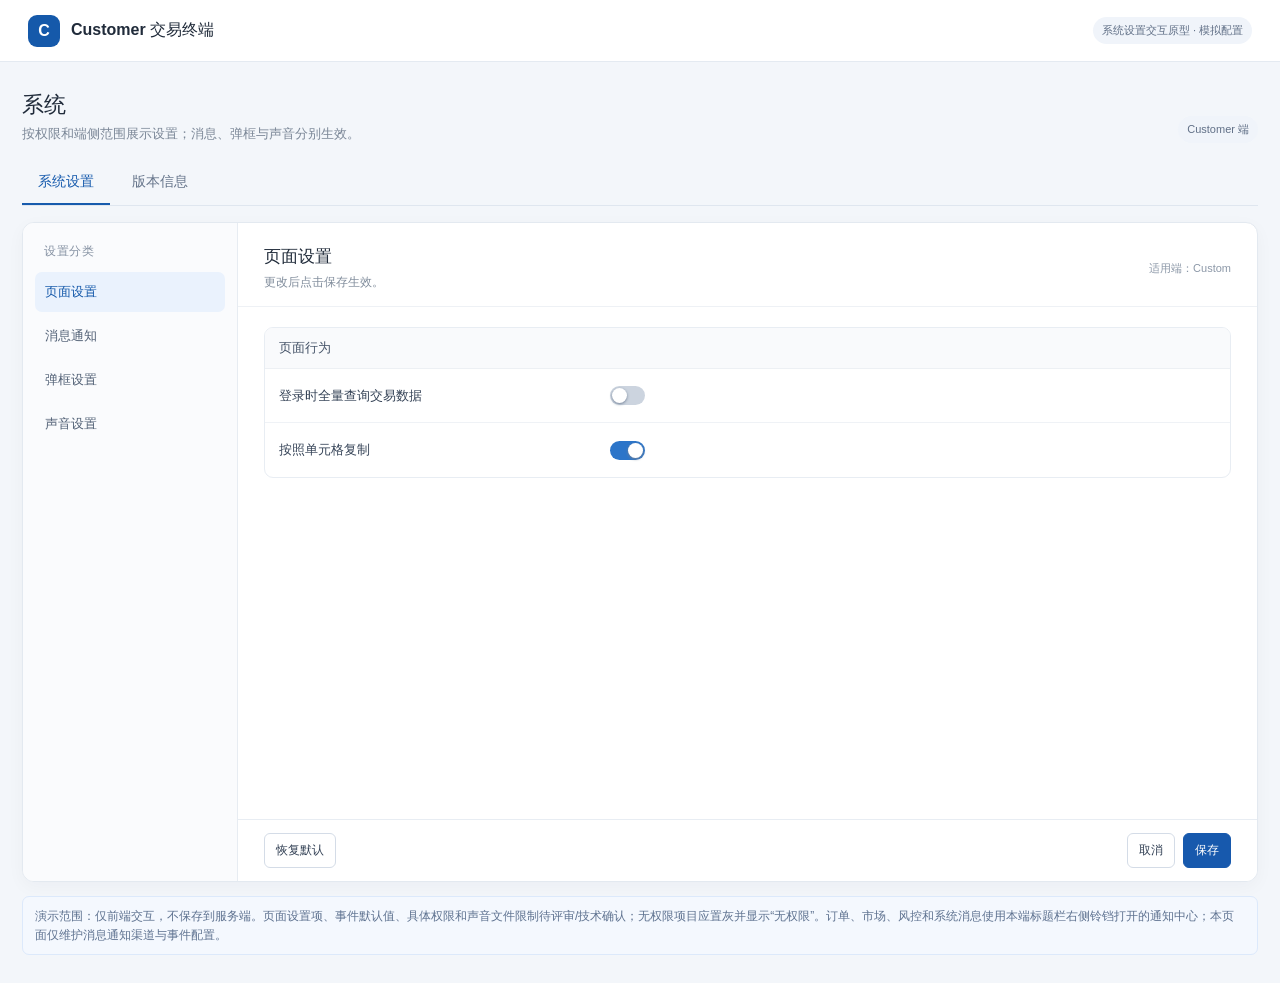
<file: message-notifications/prototypes/system-settings-notifications.html>
<!doctype html>
<html lang="zh-CN">
<head>
  <meta charset="utf-8">
  <meta name="viewport" content="width=device-width, initial-scale=1">
  <title>Customer 系统设置与消息通知原型</title>
  <style>
    :root{font-family:Inter,"Microsoft YaHei",Arial,sans-serif;color:#202b3a;background:#f3f6fa;font-synthesis:none}*{box-sizing:border-box}body{margin:0}.topbar{height:62px;background:#fff;border-bottom:1px solid #e4eaf1;display:flex;align-items:center;justify-content:space-between;padding:0 28px}.brand{display:flex;gap:11px;align-items:center;font-weight:700}.logo{width:32px;height:32px;background:#1559aa;border-radius:9px;color:white;display:grid;place-items:center}.badge{font-size:11px;background:#f0f4fa;color:#617087;border-radius:99px;padding:6px 9px}.layout{max-width:1280px;margin:28px auto;padding:0 22px}.page-head{display:flex;align-items:end;justify-content:space-between;margin:0 0 18px}.page-head h1{font-size:22px;margin:0 0 5px}.page-head p{font-size:13px;color:#7b8797;margin:0}.primary-tabs{display:flex;gap:6px;border-bottom:1px solid #dfe6ef;margin-bottom:16px}.primary-tabs button{border:0;background:transparent;color:#65748a;padding:12px 16px;font-size:14px;cursor:pointer;border-bottom:2px solid transparent}.primary-tabs button.active{color:#175bad;font-weight:700;border-color:#175bad}.settings-shell{min-height:660px;background:#fff;border:1px solid #e3e9f0;border-radius:12px;display:grid;grid-template-columns:215px 1fr;overflow:hidden;box-shadow:0 5px 18px rgba(22,38,66,.035)}.sidenav{background:#fafbfd;border-right:1px solid #e7ecf2;padding:20px 12px}.sidenav h2{font-size:12px;color:#8692a3;letter-spacing:.05em;margin:0 9px 10px}.section-btn{width:100%;text-align:left;border:0;background:transparent;color:#526176;border-radius:7px;padding:11px 10px;margin:2px 0;font-size:13px;cursor:pointer}.section-btn.active{background:#eaf2fd;color:#1559aa;font-weight:700}.main{display:flex;flex-direction:column;min-width:0}.main-head{padding:22px 26px 15px;border-bottom:1px solid #eef1f5;display:flex;justify-content:space-between;align-items:center;gap:15px}.main-head h2{font-size:17px;margin:0}.main-head p{font-size:12px;color:#818d9c;margin:6px 0 0}.scroll{flex:1;padding:20px 26px 24px;max-height:590px;overflow:auto}.group{border:1px solid #e8edf3;border-radius:9px;margin:0 0 15px;overflow:hidden}.group-title{margin:0;background:#f9fafc;padding:11px 14px;font-size:13px;color:#455368;border-bottom:1px solid #edf0f4}.setting-row{display:grid;grid-template-columns:minmax(190px,1.1fr) minmax(210px,1fr) minmax(180px,1.1fr);gap:16px;align-items:center;min-height:54px;padding:10px 14px;border-bottom:1px solid #eff2f6}.setting-row:last-child{border-bottom:0}.setting-name{font-size:13px;color:#344256}.setting-help{font-size:11px;color:#8994a3;line-height:1.5}.control{display:flex;align-items:center;gap:9px}.control button{white-space:nowrap}.toggle{appearance:none;width:35px;height:19px;border-radius:12px;background:#ccd4df;position:relative;cursor:pointer;flex:none;transition:.15s}.toggle:before{content:"";position:absolute;width:15px;height:15px;top:2px;left:2px;border-radius:50%;background:#fff;box-shadow:0 1px 3px #718096;transition:.15s}.toggle:checked{background:#2c75c9}.toggle:checked:before{left:18px}.toggle:disabled,select:disabled,button:disabled{opacity:.48;cursor:not-allowed}.select{height:34px;border:1px solid #d7dfe9;border-radius:6px;background:#fff;padding:0 9px;color:#344256;font-size:12px;min-width:170px}.small-btn,.btn{border:1px solid #d4dce7;background:#fff;border-radius:6px;color:#344256;padding:8px 11px;font-size:12px;cursor:pointer}.btn.primary{background:#1759ad;color:#fff;border-color:#1759ad}.btn.ghost{background:#fff}.btn:hover,.small-btn:hover{filter:brightness(.97)}.footbar{position:sticky;bottom:0;background:#fff;border-top:1px solid #e8edf3;padding:13px 26px;display:flex;align-items:center;gap:8px}.spacer{flex:1}.notice,.tip{font-size:12px;line-height:1.55;color:#5e7290;background:#f4f8fe;border:1px solid #dce9fb;border-radius:7px;padding:10px 12px;margin:0 0 15px}.tip{color:#7b6a3d;background:#fffaf0;border-color:#f0e5c7}.sound-actions{display:flex;gap:8px;align-items:center}.sound-library{display:flex;flex-wrap:wrap;gap:7px;margin-top:8px}.sound-chip{font-size:11px;border-radius:99px;background:#f0f4f9;padding:6px 9px;color:#53637a}.version-card{border:1px solid #e7edf3;border-radius:9px;padding:17px;margin-bottom:12px}.version-card h3{font-size:14px;margin:0 0 10px}.version-card p{font-size:13px;color:#67758a;line-height:1.7;margin:0}.right-actions{display:flex;gap:8px}.hidden{display:none!important}.toast{position:fixed;left:50%;bottom:26px;transform:translateX(-50%);padding:10px 16px;background:#172538;color:#fff;font-size:13px;border-radius:7px;opacity:0;transition:.18s;pointer-events:none}.toast.show{opacity:1}.upload-label{cursor:pointer}.pending{font-size:10px;color:#906a18;background:#fff4d9;padding:4px 7px;border-radius:99px;margin-left:6px}.disabled-label{color:#9aa4b1}.side-title{font-size:11px;color:#8b97a7;margin-left:8px}.@media(max-width:850px){.layout{padding:0 10px;margin:14px auto}.settings-shell{grid-template-columns:1fr}.sidenav{display:flex;overflow:auto;border-right:0;border-bottom:1px solid #e7ecf2;padding:8px}.sidenav h2{display:none}.section-btn{width:auto;white-space:nowrap}.setting-row{grid-template-columns:1fr;gap:8px}.scroll{padding:14px;max-height:none}.main-head,.footbar{padding-left:14px;padding-right:14px}.page-head{align-items:start;gap:10px;flex-direction:column}}
  .embedded .topbar,.embedded .page-head,.embedded .layout > .notice{display:none}.embedded .layout{margin:0;padding:8px;max-width:none}.embedded .settings-shell{height:calc(100vh - 68px);min-height:0;grid-template-rows:minmax(0,1fr)}.embedded .main,.embedded .scroll{min-height:0}.embedded .scroll{max-height:none}.embedded .footbar{flex-shrink:0}@media(max-width:850px){.embedded .settings-shell{grid-template-rows:auto minmax(0,1fr)}}
  .sound-entry{display:inline-flex;align-items:center;gap:8px;max-width:100%;padding:4px 8px;border:1px solid #e0e6ed;border-radius:6px;background:#f8fafc}.sound-entry .sound-chip{overflow-wrap:anywhere}.sound-entry button{flex:none;border:0;background:none;padding:4px;color:#1759ad;cursor:pointer;font-size:12px}.sound-entry button[data-sound-delete],.sound-editor .danger{color:#a12d36}.sound-editor{width:min(420px,calc(100% - 32px));box-sizing:border-box;border:1px solid #d5dee8;border-radius:8px;padding:20px;color:#202b3a;box-shadow:0 12px 34px #17253833}.sound-editor::backdrop{background:#17253838}.sound-editor h2{font-size:16px;margin:0 0 12px}.sound-editor p{font-size:13px;line-height:1.6;overflow-wrap:anywhere}.sound-editor input{box-sizing:border-box;width:100%;padding:8px;border:1px solid #bfcbd8;border-radius:4px}.sound-editor-error{color:#a12d36}.sound-editor-actions{display:flex;justify-content:flex-end;gap:8px;margin-top:16px}
    .notification-setting-group{margin:0;padding:7px 14px;background:#fafbfd;color:#46576b;font-size:12px;font-weight:600;border-bottom:1px solid #e8edf4}
  </style>
</head>
<body data-side="Custom">
  <header class="topbar"><div class="brand"><span class="logo">C</span><span>Customer 交易终端</span></div><div class="right-actions"><span class="badge">系统设置交互原型 · 模拟配置</span></div></header>
  <main class="layout">
    <div class="page-head"><div><h1>系统</h1><p>按权限和端侧范围展示设置；消息、弹框与声音分别生效。</p></div><span class="badge">Customer 端</span></div>
    <nav class="primary-tabs"><button class="active" data-primary="settings">系统设置</button><button data-primary="version">版本信息</button></nav>
    <section class="settings-shell" id="settingsShell">
      <aside class="sidenav"><h2>设置分类</h2><div id="sectionNav"></div></aside>
      <div class="main"><header class="main-head"><div><h2 id="sectionTitle"></h2><p id="sectionSub"></p></div><span class="side-title" id="sideLabel"></span></header><div class="scroll" id="settingsBody"></div><footer class="footbar"><button class="btn ghost" id="restoreDefaults">恢复默认</button><span class="spacer"></span><button class="btn ghost" id="cancelSettings">取消</button><button class="btn primary" id="saveSettings">保存</button></footer></div>
    </section>
    <section class="settings-shell hidden" id="versionShell"><div class="main" style="grid-column:1/-1"><header class="main-head"><div><h2>版本信息</h2><p>版本号与免责声明沿用当前客户端展示内容。</p></div></header><div class="scroll"><div class="version-card"><h3>当前版本</h3><p>由现有客户端读取并展示。本原型不填入未经确认的版本号。</p></div><div class="version-card"><h3>免责声明</h3><p>免责声明正文沿用现有产品文本；本需求不改写免责声明内容。</p></div></div></div></section>
    <p class="notice" style="margin-top:14px">演示范围：仅前端交互，不保存到服务端。页面设置项、事件默认值、具体权限和声音文件限制待评审/技术确认；无权限项目应置灰并显示“无权限”。订单、市场、风控和系统消息使用本端标题栏右侧铃铛打开的通知中心；本页面仅维护消息通知渠道与事件配置。</p>
  </main>
  <dialog class="sound-editor" id="soundEditor" aria-labelledby="soundEditorTitle">
    <form id="soundEditorForm">
      <h2 id="soundEditorTitle"></h2>
      <p id="soundEditorDescription" hidden></p>
      <input id="soundName" type="text" aria-label="声音名称" autocomplete="off">
      <p class="sound-editor-error" id="soundEditorError" role="alert" hidden></p>
      <div class="sound-editor-actions">
        <button class="btn" id="cancelSoundEdit" type="button">取消</button>
        <button class="btn primary" id="confirmSoundEdit" type="submit"></button>
      </div>
    </form>
  </dialog>
  <div class="toast" id="toast" role="status"></div>
  <script src="../notification-channels.js"></script>
  <script>
    const side=document.body.dataset.side;
    const sections=[{id:"page",name:"页面设置"},{id:"notification",name:"消息通知"},{id:"dialogs",name:"弹框设置"},{id:"sounds",name:"声音设置"}];
    const dialogEvents=NoticeChannels.dialogEvents;
    const defaultSettings={page:{queryAllOnLogin:false,copyByCell:true},notification:{enabled:true},dialogs:{enabled:true,items:{}},sounds:{enabled:true,items:{orderSuccess:{enabled:true,file:"默认提示音"},orderExecution:{enabled:true,file:"清脆提示音"},cancelSuccess:{enabled:false,file:"柔和提示音"}}}};
    dialogEvents[side].forEach((_,i)=>defaultSettings.dialogs.items[`event${i}`]=i<2 || dialogEvents[side][i]==="触发风控线");
    defaultSettings.notification = NoticeChannels.withMessageDefaults(defaultSettings, side).notification;
    const clone=value=>JSON.parse(JSON.stringify(value));let saved=NoticeChannels.withMessageDefaults(NoticeChannels.load(side)?.settings || clone(defaultSettings), side);let draft=clone(saved);let section="page";let primary="settings";let uploaded=NoticeChannels.load(side)?.files || [];let toastTimer;
    const embedded = new URLSearchParams(location.search).has("embedded");
    if (embedded) document.body.classList.add("embedded");
    const builtins=["默认提示音","清脆提示音","柔和提示音","强提醒音"];
    const soundEvents=[["orderSuccess","下单成功声音"],["orderExecution","订单成交声音"],["cancelSuccess","撤单成功声音"]];
    const get=(path)=>path.split(".").reduce((obj,key)=>obj?.[key],draft);
    const set=(path,value)=>{const parts=path.split(".");const key=parts.pop();const target=parts.reduce((obj,name)=>obj[name],draft);target[key]=value;};
    const escapeHtml=value=>String(value).replace(/[&<>"']/g,ch=>({"&":"&amp;","<":"&lt;",">":"&gt;",'"':"&quot;","'":"&#39;"}[ch]));
    const options=()=>[...builtins,...uploaded.map(file=>file.name)];
    let previewName=builtins[0];
    const nameExists=(name,except)=>builtins.some(value=>value.toLowerCase()===name.toLowerCase())
      || uploaded.some(file=>file!==except && file.name.toLowerCase()===name.toLowerCase());
    const soundEditor=document.querySelector("#soundEditor");
    const soundName=document.querySelector("#soundName");
    const soundError=document.querySelector("#soundEditorError");
    let soundEdit;

    function openSoundEditor(index,remove) {
      const file=uploaded[index];
      if (!file) return;
      const affected=soundEvents.filter(([key])=>draft.sounds.items[key].file===file.name);
      soundEdit={file,remove,affected};
      document.querySelector("#soundEditorTitle").textContent=remove?"删除声音":"重命名声音";
      const description=document.querySelector("#soundEditorDescription");
      description.hidden=!remove;
      description.textContent=remove ? `确定删除「${file.name}」？${affected.length ? affected.map(([,label])=>label).join("、")+"将切回各自的默认音。" : ""}` : "";
      soundName.hidden=remove;
      soundName.value=remove?"":file.name;
      soundError.hidden=true;
      const confirm=document.querySelector("#confirmSoundEdit");
      confirm.textContent=remove?"删除":"确定";
      confirm.classList.toggle("danger",remove);
      confirm.classList.toggle("primary",!remove);
      soundEditor.showModal();
      if (remove) document.querySelector("#cancelSoundEdit").focus();
      else { soundName.focus(); soundName.select(); }
    }

    document.querySelector("#cancelSoundEdit").addEventListener("click",()=>soundEditor.close());
    document.querySelector("#soundEditorForm").addEventListener("submit",event=>{
      event.preventDefault();
      const {file,remove,affected}=soundEdit;
      if (!remove) {
        const name=soundName.value.trim();
        if (!name || nameExists(name,file)) {
          soundError.textContent=name?"已存在同名声音":"请输入声音名称";
          soundError.hidden=false;
          soundName.focus();
          return;
        }
        if (previewName===file.name) previewName=name;
        file.name=name;
        affected.forEach(([key])=>{draft.sounds.items[key].file=name;});
      } else {
        if (previewName===file.name) previewName=builtins[0];
        uploaded=uploaded.filter(item=>item!==file);
        affected.forEach(([key])=>{draft.sounds.items[key].file=defaultSettings.sounds.items[key].file;});
      }
      soundEditor.close();
      renderBody();
      toast(remove?"声音已删除，请保存设置":"声音已重命名，请保存设置");
    });
    function toast(message){const el=document.querySelector("#toast");el.textContent=message;el.classList.add("show");clearTimeout(toastTimer);toastTimer=setTimeout(()=>el.classList.remove("show"),2400);}
    function toggleRow(label,path,help="",disabled=false,badge=""){return `<div class="setting-row"><div class="setting-name ${disabled?"disabled-label":""}">${label}${badge}</div><div class="control"><input class="toggle" type="checkbox" aria-label="${escapeHtml(label)}" data-setting="${path}" ${get(path)?"checked":""} ${disabled?"disabled":""}><span class="small-label"></span></div><div class="setting-help"></div></div>`;}
    function group(title,body){return `<section class="group"><h3 class="group-title">${title}</h3>${body}</section>`;}
    function channelIntro(){return "";}
    function renderPage(){return `${channelIntro("页面设置沿用现有配置机制。本原型只展示需求明确的页面行为，不推定保存范围或默认值。")}${group("页面行为",toggleRow("登录时全量查询交易数据","page.queryAllOnLogin","是否启用由当前用户配置决定。")+toggleRow("按照单元格复制","page.copyByCell","按单元格复制数据；具体复制范围沿用现有行为。"))}`;}
    function renderNotifications() {
      const sections = NoticeChannels.messageGroups(side).map(({label, groups}) =>
        group(label, groups.map(({label: heading, types}) => {
          const grouped = types.some(type => type.label !== heading);
          const title = grouped ? `<h4 class="notification-setting-group">${heading}</h4>` : "";
          return title + types.map(type =>
            toggleRow(type.label, "notification." + type.key, "", !draft.notification.enabled)).join("");
        }).join("")));
      return group("消息通知", toggleRow("消息通知总开关", "notification.enabled")) + sections.join("");
    }
    function renderDialogs() {
      const total = group("弹框设置", toggleRow("弹框总开关", "dialogs.enabled"));
      const panels = NoticeChannels.popupGroups[side].map(([title, names]) => group(title, names.map(name => {
        const pending = side === "Trader" && ["单笔成交","子单拒单"].includes(name);
        const fixed = side === "Trader" && ["手工单成交价格校验","待审批订单"].includes(name);
        if (pending || fixed) {
          const badge = pending ? "待接入" : "沿用原提示";
          return `<div class="setting-row"><div class="setting-name">${name}</div><div>${badge}</div><div></div></div>`;
        }
        const index = dialogEvents[side].indexOf(name);
        return toggleRow(name, "dialogs.items.event" + index, "", !draft.dialogs.enabled);
      }).join("")));
      return total + panels.join("");
    }
    function soundRow(key,label){const item=draft.sounds.items[key],disabled=!draft.sounds.enabled||!item.enabled;const opts=options().map(name=>`<option value="${escapeHtml(name)}" ${name===item.file?"selected":""}>${escapeHtml(name)}</option>`).join("");return `<div class="setting-row"><div class="setting-name">${label}</div><div class="control"><input class="toggle" type="checkbox" data-setting="sounds.items.${key}.enabled" ${item.enabled?"checked":""} ${!draft.sounds.enabled?"disabled":""}><select class="select" data-sound-file="${key}" ${disabled?"disabled":""}>${opts}</select><button class="small-btn" type="button" data-event-preview="${key}" ${disabled?"disabled":""}>试听</button></div><div></div></div>`;}
    function renderSounds(){
      if (!options().includes(previewName)) previewName=builtins[0];
      const disabled=!draft.sounds.enabled;
      const list=uploaded.length?`<div class="sound-library">${uploaded.map((file,index)=>`<div class="sound-entry"><span class="sound-chip">${escapeHtml(file.name)}</span><button type="button" data-sound-rename="${index}" aria-label="重命名 ${escapeHtml(file.name)}">重命名</button><button type="button" data-sound-delete="${index}" aria-label="删除 ${escapeHtml(file.name)}">删除</button></div>`).join("")}</div>`:`<div class="sound-library"><span class="sound-chip">当前无自定义声音</span></div>`;
      const rows=soundEvents.map(([key,label])=>soundRow(key,label)).join("");
      const uploadRow=`<div class="setting-row"><div class="setting-name">上传自定义提示音</div><div class="control sound-actions"><label class="small-btn upload-label" for="soundUpload">选择音频文件</label><input id="soundUpload" type="file" accept="audio/*" hidden ${disabled?"disabled":""}><span class="setting-help"></span></div><div></div></div>`;
      const libraryRow=`<div class="setting-row" style="grid-template-columns:1fr"><div><div class="setting-name">可选声音</div>${list}</div></div>`;
      const previewRow=`<div class="setting-row"><div class="setting-name">试听声音</div><div class="control"><select class="select" id="previewSound">${options().map(name=>`<option ${name===previewName?"selected":""}>${escapeHtml(name)}</option>`).join("")}</select><button class="btn primary" id="playPreview" type="button">▶ 试听</button></div><div></div></div>`;
      return `${channelIntro("声音渠道独立生效。文件格式、大小/时长限制、保存位置、适用范围及跨设备规则待技术确认；本原型不上传到服务器。")}${group("声音渠道",toggleRow("声音总开关","sounds.enabled","关闭后事件子项置灰且保留原值。"))}${group("声音事件配置",rows+uploadRow+libraryRow)}${group("独立声音试听",previewRow)}`;
    }
    function renderBody(){
      document.querySelector("#sectionTitle").textContent=sections.find(x=>x.id===section).name;
      document.querySelector("#sectionSub").textContent="更改后点击保存生效。";
      const nav=document.querySelector("#sectionNav");
      nav.innerHTML=sections.map(x=>`<button type="button" class="section-btn ${section===x.id?"active":""}" data-section="${x.id}">${x.name}</button>`).join("");
      nav.querySelectorAll("[data-section]").forEach(btn=>btn.addEventListener("click",()=>{section=btn.dataset.section;renderBody();}));
      const body=document.querySelector("#settingsBody");
      body.innerHTML=section==="page"?renderPage():section==="notification"?renderNotifications():section==="dialogs"?renderDialogs():renderSounds();
      body.querySelectorAll("[data-setting]").forEach(input=>input.addEventListener("change",()=>{set(input.dataset.setting,input.checked);renderBody();}));
      body.querySelectorAll("[data-sound-file]").forEach(select=>select.addEventListener("change",()=>{draft.sounds.items[select.dataset.soundFile].file=select.value;renderBody();}));
      body.querySelectorAll("[data-event-preview]").forEach(btn=>btn.addEventListener("click",()=>playSound(draft.sounds.items[btn.dataset.eventPreview].file)));
      body.querySelectorAll("[data-sound-rename]").forEach(btn=>btn.addEventListener("click",()=>openSoundEditor(Number(btn.dataset.soundRename),false)));
      body.querySelectorAll("[data-sound-delete]").forEach(btn=>btn.addEventListener("click",()=>openSoundEditor(Number(btn.dataset.soundDelete),true)));
      body.querySelector("#previewSound")?.addEventListener("change",event=>{previewName=event.target.value;});
      body.querySelector("#soundUpload")?.addEventListener("change", async event => {
        const file=event.target.files[0];
        if (!file) return;
        if (nameExists(file.name)) { toast("已存在同名声音文件"); event.target.value=""; return; }
        try {
          const url=await new Promise((resolve,reject) => {
            const reader=new FileReader();
            reader.onload=()=>resolve(reader.result);
            reader.onerror=reject;
            reader.readAsDataURL(file);
          });
          await new Promise((resolve,reject) => {
            const audio=new Audio();
            audio.onloadedmetadata=resolve;
            audio.onerror=reject;
            audio.src=url;
          });
          if (nameExists(file.name)) { toast("已存在同名声音文件"); event.target.value=""; return; }
          uploaded.push({name:file.name,url}); renderBody(); toast("声音已加入可选列表");
        } catch { toast("无法读取声音文件，请选择可播放的音频"); event.target.value=""; }
      });
      body.querySelector("#playPreview")?.addEventListener("click",()=>playSound(body.querySelector("#previewSound").value));
    }
    function playSound(name){const file=uploaded.find(item=>item.name===name);if(file){const audio=new Audio(file.url);audio.play().then(()=>toast(`正在试听：${name}`)).catch(()=>toast("声音文件无法播放，请检查文件后重试。"));return;}try{const Ctx=window.AudioContext||window.webkitAudioContext;if(!Ctx){toast(`试听占位：${name}（当前浏览器不支持音频预览）`);return;}const ctx=new Ctx(),osc=ctx.createOscillator(),gain=ctx.createGain();osc.frequency.value=name==="强提醒音"?880:name==="柔和提示音"?440:name==="清脆提示音"?660:550;gain.gain.value=.08;osc.connect(gain);gain.connect(ctx.destination);osc.start();osc.stop(ctx.currentTime+.22);osc.onended=()=>ctx.close();toast(`正在试听：${name}`);}catch{toast("声音预览不可用，请检查浏览器音频权限。");}}
    function render(){document.querySelector("#sideLabel").textContent=`适用端：${side}`;document.querySelector("#settingsShell").classList.toggle("hidden",primary!=="settings");document.querySelector("#versionShell").classList.toggle("hidden",primary!=="version");document.querySelector("#settingsShell .sidenav").classList.toggle("hidden",primary!=="settings");document.querySelectorAll("[data-primary]").forEach(btn=>btn.classList.toggle("active",btn.dataset.primary===primary));if(primary==="settings")renderBody();}
    document.querySelectorAll("[data-primary]").forEach(btn=>btn.addEventListener("click",()=>{primary=btn.dataset.primary;render();}));
    document.querySelector("#restoreDefaults").addEventListener("click",()=>{draft=clone(defaultSettings);renderBody();toast("已恢复默认，请保存以应用设置");});
    let savedFiles=clone(uploaded);
    document.querySelector("#cancelSettings").addEventListener("click",()=>{draft=clone(saved);uploaded=clone(savedFiles);renderBody();toast("已放弃未保存修改");});
    document.querySelector("#saveSettings").addEventListener("click",()=>{const payload={settings:clone(draft),files:clone(uploaded)};
      const commit=()=>{saved=payload.settings;savedFiles=payload.files;toast("设置已保存");};
      if (!embedded) {
        try { NoticeChannels.save(side,payload); commit(); } catch { toast("保存失败，请重试"); }
      } else {
        pendingSave=payload;
        document.querySelector("#saveSettings").disabled=true;
        parent.postMessage({type:"notice-settings-save",payload},location.origin);
      }});
    let pendingSave;
    window.addEventListener("message",event=>{
      if (!embedded || event.origin!==location.origin || event.source!==parent) return;
      if (event.data?.type==="notice-settings-load" && event.data.payload) {
        saved=NoticeChannels.withMessageDefaults(event.data.payload.settings, side); draft=clone(saved);
        uploaded=clone(event.data.payload.files); savedFiles=clone(uploaded); render();
      }
      if (event.data?.type==="notice-settings-result" && pendingSave) {
        document.querySelector("#saveSettings").disabled=false;
        if (event.data.ok) { saved=pendingSave.settings; savedFiles=pendingSave.files; }
        toast(event.data.ok?"设置已保存":"保存失败，请重试");
        pendingSave=null;
      }
    });
    render();
  </script>
</body>
</html>
</file>
<file: message-center.css>
.notice-window[hidden] { display: none; }
.notice-window { position: fixed; z-index: 90; top: 9%; left: 50%; transform: translateX(-50%); width: min(1100px, calc(100vw - 100px)); height: min(690px, calc(100vh - 90px)); display: flex; flex-direction: column; overflow: hidden; border: 1px solid #d5dbe2; border-radius: 7px; background: #fff; box-shadow: 0 12px 38px rgba(22,38,55,.24); color: #20262d; }
.notice-window { resize: both; min-width: 740px; min-height: 420px; max-width: calc(100vw - 24px); max-height: calc(100vh - 60px); }
.notice-window-head { height: 48px; flex: none; display: flex; align-items: center; justify-content: space-between; padding: 0 18px; border-bottom: 1px solid #e1e5e9; background: #f8f9fb; }
.notice-window-head strong { font-size: 15px; }.notice-window-head span { margin-left: 10px; font-size: 12px; color: #89929c; }.notice-window-head button { border: 0; background: transparent; color: #7a838c; font-size: 23px; }
.notice-window-body { display: flex; flex: 1; min-height: 0; }.notice-sidebar { width: 134px; flex: none; padding: 12px 8px; border-right: 1px solid #e9edf1; background: #fafbfc; }.notice-sidebar button { width: 100%; height: 38px; display: flex; align-items: center; justify-content: space-between; padding: 0 13px; border: 0; border-radius: 4px; background: transparent; text-align: left; color: #535f6b; }.notice-sidebar button.active { color: #287ce8; background: #eaf3ff; font-weight: 600; }.notice-sidebar span { padding: 2px 6px; border-radius: 10px; background: #e7eef7; font-size: 11px; }
.notice-main { flex: 1; display: flex; flex-direction: column; min-width: 0; min-height: 0; padding: 18px 20px 12px; }.notice-title { display: flex; align-items: center; justify-content: space-between; }.notice-title h2 { margin: 0; font-size: 16px; }.notice-title p { margin: 5px 0 0; color: #89939d; font-size: 12px; }.notice-title .btn { height: 29px; }
.notice-tabs { display: flex; gap: 24px; margin-top: 14px; border-bottom: 1px solid #e8ebef; }.notice-tabs button { height: 38px; padding: 0 2px; border: 0; border-bottom: 2px solid transparent; background: transparent; color: #5f6974; }.notice-tabs button.active { color: #287ce8; border-bottom-color: #287ce8; font-weight: 600; }.notice-tabs em { padding: 1px 5px; border-radius: 8px; background: #eaf3ff; font-size: 10px; font-style: normal; }
.notice-query { display: flex; gap: 7px; align-items: center; padding: 14px 0; }.notice-query input, .notice-query select { height: 30px; min-width: 0; padding: 0 8px; border: 1px solid #d3d9df; border-radius: 4px; background: #fff; color: #39434d; }.notice-query input[type=date] { width: 140px; }.notice-query select { width: 100px; }.notice-query input[type=date] + select + input { width: 230px; }.notice-query .btn { height: 30px; }.notice-export { margin-left: auto; }
.notice-table-wrap { flex: 1; min-height: 0; overflow: auto; border: 1px solid #e7eaee; }.notice-table { width: 100%; border-collapse: collapse; font-size: 12px; }.notice-table th { position: sticky; top: 0; padding: 11px 9px; background: #f4f6f8; color: #6b747e; font-weight: 400; text-align: left; white-space: nowrap; }.notice-table td { padding: 12px 9px; border-top: 1px solid #edf0f3; color: #39434d; vertical-align: top; }.notice-table tbody tr:hover { background: #f7faff; }.notice-table button { padding: 0; border: 0; background: none; color: #287ce8; white-space: nowrap; font-size: 12px; }.notice-table td:last-child { white-space: nowrap; }.notice-reason-cell { min-width: 220px; line-height: 1.5; }.notice-event { white-space: nowrap; color: #5d6975; }.notice-event.danger { color: #df4751; }.notice-table .notice-empty { display: table-cell; height: 150px; text-align: center; vertical-align: middle; color: #9aa3ac; }.notice-count { padding: 10px 2px 0; color: #8b949e; font-size: 12px; text-align: right; }
.notice-detail-head { display: flex; align-items: center; gap: 18px; padding-bottom: 14px; border-bottom: 1px solid #e8ebef; }.notice-detail-head button { padding: 0; border: 0; background: transparent; color: #287ce8; }.notice-detail-wrap { display: flex; gap: 14px; padding: 25px 8px; overflow: auto; }.notice-detail-wrap > div { flex: 1; }.notice-detail-wrap h2 { margin: 0; font-size: 16px; }.notice-detail-wrap p { color: #596671; line-height: 1.7; }.notice-detail-sub { color: #919aa3 !important; font-size: 12px; }.notice-reason { margin: 18px 0; padding: 13px; border: 1px solid #f1d9dc; border-radius: 4px; background: #fffafb; }.notice-reason b { color: #bb454b; }.notice-reason p { margin: 5px 0 0; }.notice-detail-grid { display: grid; grid-template-columns: 90px 1fr; gap: 9px; max-width: 500px; margin: 20px 0; font-size: 12px; }.notice-detail-grid span:nth-child(odd) { color: #929aa2; }

.notice-window { min-width:min(680px,calc(100vw - 24px)); min-height:min(380px,calc(100vh - 60px)); }
.notice-tabs,.notice-query { flex-wrap:wrap; }
.notice-tabs { column-gap:16px; }
.notice-window button { cursor:pointer; }
.notice-title button,.notice-query button,.notification-footer button { padding:5px 11px; border:1px solid #d5dfe9; border-radius:4px; background:#fff; color:#2166b8; }
.notice-query button[type=submit] { background:#287ce8; color:#fff; border-color:#287ce8; }
.notice-query input[name=keyword] { width:min(230px,100%); }
.notification-footer { padding:7px 12px; text-align:right; border-top:1px solid #e7eaee; }
.notification-footer[hidden] { display:none; }
</file>
<file: styles.css>
:root {
  --blue: #2f7df6;
  --blue-soft: #eaf3ff;
  --orange: #ff4b0b;
  --green: #00b59a;
  --line: #dce1e7;
  --text: #23272d;
  --muted: #727b85;
  --panel: #fff;
  --shell: #f3f5f7;
  --titlebar: 36px;
  --sidebar: 72px;
}

* { box-sizing: border-box; }
html, body { width: 100%; height: 100%; margin: 0; }
body { overflow: hidden; color: var(--text); background: #edf1f5; font-family: "Microsoft YaHei", "Segoe UI", sans-serif; font-size: 13px; }
button, input, select { font: inherit; }
button { color: inherit; }
svg { width: 18px; height: 18px; fill: none; stroke: currentColor; stroke-width: 1.7; stroke-linecap: round; stroke-linejoin: round; }
.icon-sprite { position: absolute; width: 0; height: 0; overflow: hidden; }

.desktop-shell { position: relative; width: 100vw; height: 100vh; min-width: 1060px; min-height: 680px; overflow: hidden; border: 1px solid #2887ff; background: var(--shell); }
.titlebar { position: absolute; inset: 0 0 auto 0; z-index: 20; height: var(--titlebar); display: flex; align-items: center; gap: 9px; padding: 0 8px; border-bottom: 1px solid #e0e4e8; background: #f8f9fa; user-select: none; }
.brand-logo { display: grid; width: 20px; height: 20px; place-items: center; border-radius: 50%; color: #fff; background: linear-gradient(145deg, #df6d00, #f9a824); box-shadow: inset 0 0 0 1px rgba(255,255,255,.45); font-family: Georgia, serif; font-size: 13px; font-weight: 700; font-style: italic; }
.product-name { white-space: nowrap; font-size: 12px; }
.user-label { display: flex; align-items: center; gap: 4px; margin-left: 5px; white-space: nowrap; color: #3e444b; }
.user-label svg { width: 17px; height: 17px; color: #6d7680; }
.notification-center { position: relative; margin-left: auto; height: 100%; display: flex; align-items: center; }
.notification-bell { position: relative; width: 34px; height: 30px; display: grid; place-items: center; border: 0; border-radius: 4px; color: #68727d; background: transparent; cursor: pointer; }
.notification-bell:hover, .notification-bell.open { color: #187be7; background: #edf4ff; }
.notification-bell svg { width: 19px; height: 19px; }
.notification-badge { position: absolute; right: 1px; top: 1px; min-width: 15px; height: 15px; display: grid; place-items: center; padding: 0 4px; border: 1px solid #fff; border-radius: 8px; color: #fff; background: #ff4c42; font-size: 9px; line-height: 1; }
.notification-badge:empty { display: none; }
.notification-popover { position: absolute; z-index: 200; top: 34px; right: -112px; width: 430px; height: 565px; overflow: hidden; border: 1px solid #d8dee6; border-radius: 7px; background: #fff; box-shadow: 0 14px 35px rgba(28,44,62,.2); }
.notification-popover[hidden] { display: none; }
.notification-head { height: 52px; display: flex; align-items: center; justify-content: space-between; padding: 0 14px; border-bottom: 1px solid #e5e8ec; }
.notification-head div { display: flex; align-items: center; gap: 10px; }.notification-head strong { font-size: 16px; }.notification-head span { color: #8a929b; font-size: 12px; }
.notification-head button { border: 0; color: #2479e9; background: transparent; cursor: pointer; }
.notification-tabs { height: 42px; display: flex; align-items: end; gap: 13px; padding: 0 14px; border-bottom: 1px solid #e7eaee; }
.notification-tabs button { position: relative; height: 42px; border: 0; color: #656f79; background: transparent; cursor: pointer; }
.notification-tabs button.active { color: #1f78e7; font-weight: 600; }.notification-tabs button.active::after { content: ""; position: absolute; left: 0; right: 0; bottom: 0; height: 2px; background: #2f80ed; }
.notification-subfilters { display: none; height: 40px; align-items: center; gap: 7px; padding: 0 14px; border-bottom: 1px solid #edf0f3; background: #fafbfd; }
.notification-popover.has-subfilters .notification-subfilters { display: flex; }
.notification-subfilters button { height: 24px; padding: 0 10px; border: 1px solid #dce2e8; border-radius: 12px; color: #66717b; background: #fff; cursor: pointer; font-size: 11px; }
.notification-subfilters button.active { border-color: #2f80ed; color: #fff; background: #2f80ed; }
.notification-filter-current { margin-left: auto; color: #1e73dd; font-size: 11px; font-weight: 600; white-space: nowrap; }
.notification-body { height: calc(100% - 94px); display: flex; flex-direction: column; }
.notification-popover.has-subfilters .notification-body { height: calc(100% - 134px); }
.notification-list { min-height: 0; flex: 1; overflow-y: auto; overflow-x: hidden; }
.notification-list[hidden], .notification-detail[hidden], .notification-tabs[hidden], .notification-subfilters[hidden], #notificationListHeader[hidden], #notificationDetailHeader[hidden], #markAllNotificationsRead[hidden] { display: none !important; }
.notification-detail-header { display: flex; flex: 1; align-items: center; gap: 12px; }
.notification-detail-header button { flex: none; padding: 5px 0; }
.notification-detail-header strong { font-size: 15px; }
.notification-detail-header span { margin-left: auto; white-space: nowrap; }
.notification-popover.detail-view .notification-tabs, .notification-popover.detail-view .notification-subfilters { display: none; }
.notification-popover.detail-view .notification-body { height: calc(100% - 52px); }
.notification-popover.detail-view .notification-detail { display: flex; flex: 1; flex-direction: column; min-height: 0; max-height: none; overflow: hidden; padding: 0; border-top: 0; box-shadow: none; }
.notification-detail-content { flex: 1; min-height: 0; overflow-y: auto; overflow-x: hidden; padding: 20px 18px; }
.notification-detail-title { display: flex; align-items: flex-start; gap: 11px; min-width: 0; }
.notification-detail-title > div { min-width: 0; display: flex; flex-direction: column; gap: 5px; }
.notification-detail-title strong { color: #24292f; font-size: 15px; line-height: 1.45; overflow-wrap: anywhere; }
.notification-detail-title > div span { color: #7b8690; font-size: 11px; }
.notification-detail-content > p { margin: 20px 0; color: #56616c; font-size: 12px; line-height: 1.75; overflow-wrap: anywhere; }
.notification-detail .message-meta { grid-template-columns: 84px minmax(0,1fr); gap: 8px; margin-bottom: 0; }
.notification-detail .message-meta span:nth-child(even) { min-width: 0; overflow-wrap: anywhere; }
.notification-detail .message-actions { flex: none; padding: 12px 14px 15px; border-top: 1px solid #edf0f3; }
.notification-item { position: relative; width: 100%; min-height: 73px; display: grid; grid-template-columns: 32px minmax(0,1fr) 42px; gap: 10px; align-items: start; padding: 11px 12px; border: 0; border-bottom: 1px solid #edf0f3; text-align: left; background: #fff; cursor: pointer; }
.notification-item:hover { background: #f7f9fc; }.notification-item.selected { background: #eaf3ff; }.notification-item.unread::after { content: ""; position: absolute; right: 9px; top: 31px; width: 6px; height: 6px; border-radius: 50%; background: #2f80ed; }
.message-icon { width: 30px; height: 30px; display: grid; place-items: center; border-radius: 50%; font-size: 14px; font-weight: 600; }.message-icon.success { color: #01947d; background: #dff6ef; }.message-icon.danger { color: #db3f4e; background: #fee9ec; }.message-icon.warning { color: #b46b08; background: #fff0d5; }.message-icon.info { color: #2673cc; background: #e6f1ff; }
.message-copy { min-width: 0; }.message-title { display: flex; align-items: center; gap: 6px; color: #24292f; font-weight: 600; }.message-status { padding: 1px 5px; border-radius: 3px; color: #5e6872; background: #edf0f3; font-size: 10px; font-weight: 400; }.message-summary { margin-top: 5px; overflow: hidden; color: #69737d; font-size: 12px; white-space: nowrap; text-overflow: ellipsis; }.message-time { padding-top: 2px; color: #8d959d; font-size: 11px; }
.notification-detail { flex: none; max-height: 245px; overflow-y: auto; padding: 12px 14px 14px; border-top: 1px solid #dfe4e9; box-shadow: 0 -5px 14px rgba(35,55,75,.05); }
.notification-detail header { display: flex; align-items: center; justify-content: space-between; margin-bottom: 7px; }.notification-detail header strong { font-size: 13px; }.notification-detail header span { color: #9098a1; font-size: 11px; }.notification-detail p { margin: 0 0 9px; color: #56616c; font-size: 12px; line-height: 1.6; }
.message-meta { display: grid; grid-template-columns: 64px 1fr; gap: 4px 8px; margin-bottom: 10px; font-size: 11px; }.message-meta span:nth-child(odd) { color: #929aa2; }.message-meta span:nth-child(even) { overflow-wrap: anywhere; }
.message-actions { display: flex; justify-content: flex-end; gap: 7px; }.message-actions button { height: 27px; padding: 0 11px; border: 1px solid #2f7df6; border-radius: 2px; color: #2878e8; background: #fff; cursor: pointer; }.message-actions button.primary { color: #fff; background: #347fee; }
.notification-empty { height: 100%; display: grid; place-items: center; color: #98a0a8; }
.titlebar-tools { display: flex; align-items: center; gap: 11px; height: 100%; color: #66717c; }
.titlebar-tools svg { width: 15px; height: 15px; stroke-width: 1.5; }
.titlebar-tools .shirt { color: #717980; font-size: 11px; }
.titlebar-tools i { display: block; width: 1px; height: 15px; background: #d3d7dc; }
.titlebar-tools span { display: grid; min-width: 13px; place-items: center; font-size: 14px; }
.titlebar-tools .close { font-size: 18px; }

.sidebar { position: absolute; left: 0; top: var(--titlebar); bottom: 0; z-index: 10; width: var(--sidebar); display: flex; flex-direction: column; justify-content: space-between; border-right: 1px solid #e1e5e9; background: #fff; }
.sidebar nav { display: flex; flex-direction: column; }
.nav-item { position: relative; width: 100%; height: 80px; display: flex; flex-direction: column; align-items: center; justify-content: center; gap: 7px; border: 0; background: transparent; cursor: pointer; }
.nav-item::before { content: ""; position: absolute; left: 0; top: 0; bottom: 0; width: 3px; background: transparent; }
.nav-item svg { width: 27px; height: 27px; stroke-width: 1.9; }
.nav-item span { font-size: 13px; }
.nav-item.active { color: #087cf0; background: #f4f8fc; }
.nav-item.active::before { background: #1687ff; }
.nav-item.system { height: 72px; color: #65717b; }

.workspace { position: absolute; left: var(--sidebar); right: 0; top: var(--titlebar); bottom: 0; display: grid; grid-template-rows: 452px minmax(190px, 1fr); gap: 7px; padding: 0 10px 8px; overflow: hidden; }
.data-workspace { position: absolute; z-index: 8; inset: 0 10px 8px 0; display: flex; min-width: 0; min-height: 0; flex-direction: column; overflow: hidden; border-radius: 6px; background: #fff; box-shadow: 0 0 0 1px #edf0f2; }
.data-workspace[hidden] { display: none; }
.data-page-heading { height: 42px; flex: none; display: flex; align-items: center; justify-content: space-between; padding: 0 12px; border-bottom: 1px solid var(--line); }
.data-page-heading > div { display: flex; align-items: center; gap: 10px; }
.data-page-heading span, .data-page-heading small { color: var(--muted); }
.data-page-heading strong { font-size: 15px; font-weight: 600; }
.holdings-filters { flex: none; padding: 4px 8px; border-bottom: 1px solid #e9edf1; }
.holdings-filter-row { display: grid; grid-template-columns: repeat(6, minmax(115px, 1fr)); gap: 7px; margin: 3px 0; }
.holdings-filter-row input, .holdings-filter-row select { width: 100%; min-width: 0; height: 28px; padding: 0 8px; border: 1px solid #c7cdd4; border-radius: 4px; color: #3f464d; background: #fff; }
.holdings-filter-row button { height: 28px; border: 0; border-radius: 3px; color: #fff; background: #3e83ed; }
.holdings-filter-row .custom-export-button { border: 1px solid var(--blue); color: var(--blue); background: #fff; }
.holdings-controls { height: 38px; flex: none; display: flex; align-items: center; justify-content: space-between; padding: 0 10px; border-bottom: 1px solid var(--line); }
.holdings-market-tabs, .holdings-mode-switch { height: 100%; display: flex; align-items: center; gap: 10px; }
.holdings-market-tabs button { min-width: 68px; height: 28px; border: 0; background: transparent; }
.holdings-market-tabs button.active { color: #fff; background: #aab0b7; }
.holdings-mode-switch button { display: inline-flex; align-items: center; gap: 5px; border: 0; padding: 3px 2px; color: #272d33; background: transparent; }
.holdings-mode-switch button.active { color: var(--blue); }
.radio-dot { width: 16px; height: 16px; display: inline-grid; place-items: center; border: 1px solid #737d86; border-radius: 50%; }
.holdings-mode-switch button.active .radio-dot::after { width: 8px; height: 8px; border-radius: 50%; background: var(--blue); content: ""; }
.holdings-grid-wrap { min-height: 0; flex: 1; overflow: auto; padding: 0 8px 8px; }
.holdings-table { min-width: 1380px; }
.holdings-table th:first-child, .holdings-table td:first-child { width: 48px; text-align: center; }
.top-grid { min-height: 0; display: grid; grid-template-columns: minmax(400px, 1.58fr) minmax(265px, .98fr) minmax(290px, 1fr); gap: 5px; }
.panel { min-width: 0; min-height: 0; overflow: hidden; border-radius: 6px; background: var(--panel); box-shadow: 0 0 0 1px #edf0f2; }
.panel-title { height: 31px; display: flex; align-items: center; padding: 0 10px; border-bottom: 2px solid #cfd4da; color: #24272b; font-size: 13px; font-weight: 500; }

.asset-panel { padding-bottom: 0; }
.account-line { height: 42px; display: flex; align-items: center; gap: 10px; padding: 0 11px; color: #525a64; }
.account-line b { color: #2d3137; font-weight: 500; }
.account-line .currency { margin-left: 2px; color: #f09300; }
.account-line svg { width: 15px; height: 15px; }
.asset-metrics { display: grid; grid-template-columns: repeat(3, minmax(0, 1fr)); row-gap: 10px; padding: 7px 12px 8px; }
.asset-metrics div { display: flex; min-width: 0; flex-direction: column; gap: 2px; }
.asset-metrics span { color: #727a83; font-size: 12px; }
.asset-metrics strong { overflow: hidden; font-size: 16px; white-space: nowrap; text-overflow: ellipsis; }
.blue { color: #2579ef !important; }
.orange { color: var(--orange) !important; }
.green { color: var(--green) !important; }
.asset-holdings-note { height: 187px; display: flex; flex-direction: column; align-items: center; justify-content: center; gap: 10px; margin: 0 8px; border-top: 1px solid #edf0f2; color: var(--muted); }
.asset-holdings-note button { border: 0; padding: 5px 10px; color: var(--blue); background: transparent; }

.data-table { width: 100%; border-collapse: collapse; table-layout: fixed; }
.data-table th { height: 36px; color: #636b75; background: #f2f4f7; border-right: 1px solid #ccd2da; border-bottom: 1px solid #d7dce2; font-weight: 400; white-space: nowrap; }
.data-table td { height: 35px; overflow: hidden; padding: 0 8px; color: #25292d; border-bottom: 1px solid #e5e8ec; white-space: nowrap; text-overflow: ellipsis; }
.data-table tbody tr:nth-child(even) { background: #f3f3f3; }
.quote-panel { padding: 0 9px 9px; }
.quote-panel .panel-title { margin: 0 -9px; }
.quote-symbol { height: 41px; display: flex; align-items: center; gap: 7px; color: #555d66; }
.quote-symbol b { color: #777f88; font-size: 12px; font-weight: 400; }
.quote-symbol svg { width: 15px; height: 15px; color: #6b747d; }
.quote-main { height: 39px; display: flex; align-items: flex-start; gap: 9px; }
.quote-main strong { color: var(--orange); font-size: 30px; line-height: 34px; }
.quote-main span { color: var(--orange); font-size: 11px; line-height: 17px; }
.quote-stats { display: grid; grid-template-columns: 40px 1fr 40px 1fr; row-gap: 4px; margin-bottom: 10px; font-size: 12px; }
.quote-stats span { color: #7a8189; }.quote-stats b { text-align: right; font-weight: 400; }
.order-book { display: grid; grid-template-columns: 1fr 1fr; }
.book-side header { height: 27px; display: flex; align-items: center; padding-left: 8px; font-weight: 500; }
.book-side.bid { background: #f7dfd7; }.book-side.ask { background: #d4efeb; }
.book-side.bid header { background: #eac5b8; }.book-side.ask header { background: #bbe4de; }
.book-side p { height: 28px; display: grid; grid-template-columns: 23px 1fr 1fr; align-items: center; margin: 0; padding: 0 7px; }
.book-side em { display: grid; width: 15px; height: 15px; place-items: center; color: #15191c; background: var(--orange); font-size: 10px; font-style: normal; }
.book-side.ask em { background: #00aa9a; }
.book-side b { color: var(--orange); font-weight: 400; }.book-side.ask b { color: #00aa9a; }
.book-side span { text-align: right; }

.order-panel { position: relative; overflow-y: auto; padding: 0 9px 9px; }
.order-panel .panel-title { margin: 0 -9px; }
.order-tabs { height: 33px; display: flex; align-items: end; }
.order-tabs button { height: 27px; flex: 1; border: 0; background: transparent; cursor: pointer; }
.order-tabs button.active { background: #aab0b7; }
.form-grid { display: grid; grid-template-columns: 72px minmax(0, 1fr); gap: 5px 8px; align-items: center; }
.form-grid label { display: flex; align-items: center; gap: 3px; color: #747b84; }
.form-grid label svg { width: 13px; height: 13px; color: #3887ef; }
.form-grid select, .order-extra input { width: 100%; height: 27px; padding: 0 7px; border: 1px solid #bdc3ca; border-radius: 3px; background: #fff; outline: none; }
.direction-switch { height: 26px; display: grid; grid-template-columns: 1fr 1fr; background: #e8eaed; }
.direction-switch button { border: 0; background: transparent; cursor: pointer; }
.direction-switch button.active { color: #fff; background: var(--orange); }
.direction-switch.sell button.active { background: #00a99a; }
.stepper { position: relative; width: calc(100% - 28px); height: 27px; display: grid; grid-template-columns: 28px minmax(0, 1fr) 28px; border: 1px solid #bdc3ca; border-radius: 3px; }
.stepper button { border: 0; background: #fff; color: #818991; font-size: 19px; cursor: pointer; }
.stepper input { min-width: 0; border: 0; text-align: center; outline: none; }
.stepper .field-settings { position: absolute; right: -28px; width: 25px; height: 25px; display: grid; place-items: center; padding: 0; color: #7e8790; background: transparent; }
.stepper .field-settings:hover, .stepper .field-settings.active { color: var(--blue); }
.stepper .field-settings svg { width: 17px; height: 17px; }
.quick-order-menu { position: absolute; right: -28px; top: 31px; z-index: 45; width: 260px; overflow: hidden; border: 1px solid #dce1e7; border-radius: 5px; background: #fff; box-shadow: 0 8px 22px rgba(35,40,46,.18); }
.quick-order-menu[hidden] { display: none; }
.quick-order-menu > header { height: 30px; display: flex; align-items: center; padding: 0 9px; border-bottom: 1px solid #dce1e7; font-weight: 500; }
.quick-order-group { padding: 5px 8px; border-bottom: 1px solid #edf0f3; }
.quick-order-group:last-child { border-bottom: 0; }
.quick-order-group > span { display: block; margin-bottom: 4px; color: #727b85; font-size: 10px; }
.quick-order-values { display: grid; grid-template-columns: repeat(4, minmax(0, 1fr)); gap: 4px; }
.quick-order-values button { height: 24px; min-width: 0; overflow: hidden; padding: 0 3px; border: 1px solid #dce1e7; border-radius: 3px; color: #59636d; background: #fff; font-size: 10px; text-overflow: ellipsis; }
.quick-order-values button:hover { border-color: var(--blue); color: var(--blue); }
.quick-order-values button.active { border-color: var(--blue); color: var(--blue); background: var(--blue-soft); }
.quick-order-empty { grid-column: 1 / -1; height: 24px; display: flex !important; align-items: center; margin: 0 !important; color: #929aa2 !important; }
.limit-hint, .available-hint { margin-top: -4px; text-align: right; color: #6f7780; font-size: 10px; }
.available-hint b { color: #1680ef; }
.amount-field { height: 27px; display: flex; align-items: center; overflow: hidden; border: 1px solid #bdc3ca; border-radius: 3px; background: #fff; }
.amount-field output { min-width: 0; flex: 1; padding: 0 8px; text-align: right; font-variant-numeric: tabular-nums; }
.amount-field span { height: 100%; display: flex; align-items: center; padding: 0 7px; border-left: 1px solid #dce1e7; color: #727b85; background: #f3f5f7; font-size: 11px; }
.expand-button { display: flex; align-items: center; gap: 3px; margin: 2px auto 1px; border: 0; color: #3a87ef; background: transparent; cursor: pointer; }
.expand-button svg { width: 13px; height: 13px; transition: transform .2s; }.expand-button.open svg { transform: rotate(180deg); }
.order-extra { display: grid; grid-template-columns: 72px 1fr; align-items: center; gap: 8px; padding: 2px 0 6px; color: #747b84; }
.order-extra[hidden] { display: none; }
.estimate { display: flex; flex-direction: column; gap: 3px; color: #747b84; font-size: 11px; }
.estimate i { color: var(--orange); font-style: normal; }.estimate b { color: #555c64; font-weight: 400; }
.order-actions { display: grid; grid-template-columns: 27px 27px minmax(0, 1fr); gap: 5px; margin-top: 5px; }
.icon-action { display: grid; height: 29px; place-items: center; border: 0; color: #6f7780; background: transparent; cursor: pointer; }.icon-action:hover, .icon-action.active { color: var(--blue); }.icon-action svg { width: 21px; height: 21px; }
.submit-order { height: 29px; border: 0; border-radius: 2px; color: #fff; background: var(--orange); cursor: pointer; }
.submit-order.sell { background: #00a99a; }

.custom-settings-dialog { position: fixed; left: 31%; top: 95px; z-index: 90; width: 400px; overflow: hidden; border: 1px solid var(--blue); border-radius: 8px; background: #fff; box-shadow: 0 14px 30px rgba(35,40,46,.22); }
.custom-settings-dialog[hidden] { display: none; }
.custom-settings-dialog > header { height: 36px; display: flex; align-items: center; justify-content: space-between; padding: 0 10px 0 12px; border-bottom: 1px solid #dce1e7; }
.custom-settings-dialog > header strong { font-weight: 600; }
.custom-settings-dialog > header button { width: 24px; height: 24px; border: 0; color: #5f6872; background: transparent; font-size: 18px; cursor: pointer; }
.custom-settings-tabs { height: 39px; display: flex; padding: 0 12px; border-bottom: 1px solid #dce1e7; }
.custom-settings-tabs button { position: relative; min-width: 78px; border: 0; color: #6a737d; background: transparent; cursor: pointer; }
.custom-settings-tabs button.active { color: var(--blue); font-weight: 500; }
.custom-settings-tabs button.active::after { content: ""; position: absolute; left: 12px; right: 12px; bottom: -1px; height: 2px; background: var(--blue); }
.custom-settings-body { min-height: 188px; padding: 14px; }
.custom-settings-body [hidden] { display: none; }
.custom-settings-dialog fieldset { min-width: 0; margin: 0; padding: 0; border: 0; }
.custom-settings-dialog legend { width: 100%; margin-bottom: 9px; color: #4f5862; }
.wheel-settings { display: grid; gap: 8px; }
.wheel-settings label { min-height: 42px; display: flex; align-items: center; justify-content: space-between; padding: 0 10px; border: 1px solid #e2e6ea; border-radius: 5px; color: #59636d; }
.wheel-settings input { width: 16px; height: 16px; margin: 0; accent-color: var(--blue); }
.retained-settings > div { display: grid; grid-template-columns: repeat(3, 1fr); gap: 9px 6px; }
.retained-settings label { display: flex; align-items: center; gap: 4px; white-space: nowrap; color: #59636d; }
.retained-settings input { width: 15px; height: 15px; margin: 0; accent-color: var(--blue); }
.common-number-settings { display: grid; gap: 12px; }
.common-number-settings > div { padding: 10px; border: 1px solid #e2e6ea; border-radius: 5px; }
.common-number-settings header { margin-bottom: 9px; color: #4f5862; font-weight: 500; }
.quick-number-inputs { display: grid; grid-template-columns: 1fr 1fr; gap: 8px 12px; }
.quick-number-inputs label { display: grid; grid-template-columns: 42px 1fr; align-items: center; gap: 5px; color: #727b85; font-size: 11px; }
.number-field { height: 27px; display: flex; align-items: center; overflow: hidden; border: 1px solid #bdc3ca; border-radius: 3px; background: #fff; }
.number-field:focus-within { border-color: var(--blue); }
.number-field input { width: 100%; min-width: 0; height: 25px; padding: 0 4px; border: 0; outline: none; font-size: 11px; appearance: textfield; }
.number-field input::-webkit-inner-spin-button { display: none; }
.number-field i { height: 100%; display: flex; align-items: center; padding: 0 5px; border-left: 1px solid #dce1e7; color: #727b85; background: #f3f5f7; font-size: 10px; font-style: normal; }
.custom-settings-dialog > footer { display: flex; justify-content: flex-end; gap: 7px; padding: 0 12px 12px; }
.custom-settings-dialog > footer button { height: 27px; min-width: 56px; border: 1px solid #bdc3ca; border-radius: 3px; background: #fff; cursor: pointer; }
.custom-settings-dialog > footer .primary { border-color: var(--blue); color: #fff; background: var(--blue); }

.order-list-panel { display: flex; flex-direction: column; }
.list-toolbar { height: 36px; display: flex; justify-content: space-between; padding: 4px 8px 0; }
.list-tabs { display: flex; align-items: end; }
.list-tabs button { min-width: 80px; height: 31px; border: 0; background: transparent; cursor: pointer; }.list-tabs button.active { background: #f0f2f5; }
.list-tabs .add-tab { min-width: 40px; font-size: 22px; }
.list-actions { display: flex; align-items: center; gap: 8px; }.list-actions button { height: 28px; padding: 0 15px; border: 0; color: #fff; background: #aab2bb; }.list-actions .primary { background: #4382eb; cursor: pointer; }
.orders-wrap { min-height: 0; flex: 1; overflow: auto; padding: 0 5px 5px; }
.orders-table { min-width: 1120px; }.orders-table th { height: 36px; }.orders-table td { height: 34px; text-align: center; }
.orders-table .empty-row td { height: 90px; color: #a0a7ae; background: #fff; }

.toast { position: fixed; top: calc(var(--titlebar) + 10px); right: 16px; z-index: 150; max-width: min(380px, calc(100vw - 32px)); padding: 9px 16px; border-radius: 4px; color: #fff; background: rgba(35,40,46,.9); box-shadow: 0 8px 22px rgba(0,0,0,.18); opacity: 0; transform: translateY(-8px); transition: .2s ease; pointer-events: none; line-height: 1.5; }
.toast.show { opacity: 1; transform: translateY(0); }

@media (max-width: 1150px) {
  .workspace { grid-template-rows: 452px minmax(170px, 1fr); }
  .top-grid { grid-template-columns: minmax(390px, 1.45fr) minmax(245px, .9fr) minmax(275px, .96fr); }
  .asset-metrics strong { font-size: 14px; }
  .holdings-filter-row { grid-template-columns: repeat(3, minmax(115px, 1fr)); }
}


.business-notice-popup { position:fixed; top:46px; right:16px; z-index:160; display:flex; gap:12px; align-items:flex-start; width:min(360px,calc(100vw - 32px)); padding:12px 14px; border:1px solid #d5dbe2; border-left:3px solid #2e71c9; border-radius:6px; color:#20262d; background:#fff; box-shadow:0 8px 24px #12233422; }
.business-notice-popup strong { display:block; margin-bottom:4px; }
.business-notice-popup button { margin-left:auto; border:0; background:transparent; color:#677582; cursor:pointer; }
.has-pending-reminder .business-notice-popup { top:106px; }

.notice-related-order td { background:#eaf3ff; }

.algorithm-error { color:#b13328; margin-top:10px!important; }

.login-preview { position:absolute; inset:0; width:100%; height:100%; border:0; z-index:8; background:#fff; }
.user-label:is(button) { background:none; border:0; cursor:pointer; }

.nav-item[hidden],.login-preview[hidden] { display:none; }
</file>
<file: ticket-settings.css>
.ticket-settings { width:min(550px, calc(100vw - 32px)); padding:0; border:1px solid #ccd3dc; border-radius:8px; color:#35404d; background:#fff; box-shadow:0 14px 42px #17293d36; font:12px "Microsoft YaHei",sans-serif; }
.ticket-settings::backdrop { background:#17293d38; }
.ticket-settings header,.ticket-settings footer { display:flex; align-items:center; justify-content:space-between; padding:12px 16px; }
.ticket-settings header { border-bottom:1px solid #e7ebf0; font-size:14px; }
.ticket-settings footer { border-top:1px solid #e7ebf0; justify-content:flex-end; gap:8px; }
.ticket-settings button { background:#fff; border:1px solid #d8dee6; border-radius:4px; padding:6px 12px; color:inherit; cursor:pointer; }
.ticket-settings header button { border:0; padding:0 3px; font-size:19px; }
.ticket-settings nav { display:flex; gap:4px; padding:8px 16px 0; border-bottom:1px solid #e7ebf0; }
.ticket-settings nav button { border-color:transparent; border-radius:4px 4px 0 0; }
.ticket-settings nav button[aria-pressed="true"] { background:#ebf3ff; color:#1764cf; border-bottom-color:#347be3; }
.ticket-settings-body { min-height:198px; padding:12px 16px; }
.ticket-settings [hidden] { display:none!important; }
.ticket-settings p { margin:4px 0 13px; font-weight:600; }
.ticket-settings input { accent-color:#377fe6; }
.ticket-keep,.ticket-numbers { display:grid; grid-template-columns:repeat(4,minmax(0,1fr)); gap:12px 6px; }
.ticket-keep label { display:flex; align-items:center; gap:5px; }
.ticket-keep input { margin:0; }
.ticket-numbers input { min-width:0; height:28px; border:1px solid #cbd3df; border-radius:4px; padding:0 6px; }
.ticket-setting-row { display:flex; align-items:center; gap:16px; border:0; padding:8px 0; margin:0; }
.ticket-setting-row legend { font-weight:600; margin-bottom:8px; padding:0; }
.ticket-settings .ticket-save { color:#fff; background:#347be3; border-color:#347be3; }
.ticket-preset { margin:2px 0 6px; }
.ticket-preset summary { cursor:pointer; color:#3977b7; font-size:11px; }
.ticket-preset button { margin:4px 4px 0 0; border:1px solid #d3dfea; border-radius:3px; background:#f5f9ff; color:#3571ae; padding:3px 6px; cursor:pointer; }
.ticket-switch { appearance:none; position:relative; width:31px; height:17px; border-radius:10px; background:#aeb7c2; margin-left:auto; cursor:pointer; }
.ticket-switch::before { content:""; position:absolute; top:2px; left:2px; width:13px; height:13px; border-radius:50%; background:#fff; }
.ticket-switch:checked { background:#377fe6; }
.ticket-switch:checked::before { left:16px; }
</file>
<file: custom-futures.css>
.workspace.cf-shell { display: flex; flex-direction: column; gap: 6px; padding-top: 1px; }
.cf-market-tabs { display: flex; align-items: center; flex: none; height: 32px; border-bottom: 1px solid #c9cfd7; background: #fff; }
.cf-market-tabs button { height: 27px; min-width: 94px; padding: 0 16px; border: 1px solid transparent; background: transparent; color: #59636d; font-size: 12px; cursor: pointer; }
.cf-market-tabs button.active { background: #f2f4f8; border-color: #c7ced8; }
.cf-securities,.cf-workspace { flex: 1; min-height: 0; display: flex; flex-direction: column; gap: 6px; }
.cf-securities[hidden],.cf-workspace[hidden] { display: none !important; }
.cf-securities > .top-grid { flex: none; height: 452px; }
.cf-securities > .order-list-panel { flex: 1; }
.cf-top { display: grid; grid-template-columns: minmax(0,1.55fr) minmax(0,1fr) 300px; gap: 6px; flex: none; height: 460px; }
.cf-assets { display: flex; flex-direction: column; }
.cf-account-line { display: flex; align-items: center; gap: 3px; height: 38px; padding: 0 10px; font-size: 10px; white-space: nowrap; }
.cf-account-line > div { min-width: 0; overflow: hidden; text-overflow: ellipsis; }
.cf-account-line b { font-weight: 500; }
.cf-account-line > span { margin-left: auto; color: #f08b10; }
.cf-asset-metrics { display: grid; grid-template-columns: repeat(3,minmax(0,1fr)); padding: 2px 12px 6px; row-gap: 0; }
.cf-asset-metrics > div { display: flex; flex-direction: column; gap: 2px; height: 43px; min-width: 0; }
.cf-asset-metrics > div > span { color: #7e8791; font-size: 11px; white-space: nowrap; }
.cf-asset-metrics strong { font-family: Arial,"Microsoft YaHei",sans-serif; font-size: 16px; color: #5b6168; line-height: 18px; white-space: nowrap; }
.cf-asset-metrics .cf-safe { color: #5bbb0a; }
.cf-safe small { margin-left: 4px; border: 1px solid #bce09d; border-radius: 3px; padding: 1px 3px; font-family: "Microsoft YaHei",sans-serif; font-size: 10px; }
.cf-asset-holdings { flex: 1; min-height: 0; overflow: auto; padding: 0 3px 3px; }
.cf-asset-holdings table { min-width: 820px; font-size: 10px; }
.cf-asset-holdings th { height: 29px; }
.cf-asset-holdings td { height: 26px; padding: 0 6px; }
.cf-asset-holdings th:first-child { width: 42px; }
.cf-asset-holdings th:nth-child(2),.cf-asset-holdings th:nth-child(3) { width: 79px; }
.cf-asset-holdings th:nth-child(4),.cf-asset-holdings th:nth-child(5) { width: 93px; }
.cf-asset-holdings th:nth-child(6) { width: 48px; }
.cf-quote { display: flex; flex-direction: column; }
.cf-quote .quote-symbol { height: 44px; font-size: 11px; gap: 5px; }
.cf-quote .quote-symbol > b { font-size: 10px; }
.cf-exchange { margin-left: auto; color: #8d98a3; font-size: 9px; white-space: nowrap; }
.cf-quote .quote-main { height: 48px; }
.cf-quote .quote-main strong { font-family: Arial,sans-serif; font-size: 26px; }
.cf-quote .quote-stats { grid-template-columns: 30px minmax(0,1fr) 34px minmax(0,1fr); column-gap: 7px; row-gap: 8px; margin-bottom: 16px; font-size: 11px; }
.cf-quote .quote-stats b:last-child { font-size: 10px; }
.cf-quote .order-book { gap: 3px; }
.cf-quote .book-side header { height: 26px; font-size: 11px; }
.cf-quote .book-side button { display: grid; grid-template-columns: 18px minmax(0,1fr) 28px; align-items: center; gap: 3px; height: 28px; padding: 0 6px; width: 100%; border: 0; background: transparent; font-size: 10px; cursor: pointer; }
.cf-quote .book-side b { text-align: right; font-weight: 400; }
.cf-quote .book-side button span { text-align: right; }
.cf-quote .book-side button:hover { background: #ffffff80; }
.cf-ticket { display: flex; flex-direction: column; }
.cf-ticket .panel-title { flex: none; height: 30px; font-size: 12px; }
.cf-ticket-tabs { display: grid; grid-template-columns: repeat(3,minmax(0,1fr)); flex: none; height: 30px; margin: 0 4px; border-bottom: 1px solid #cfd5dd; }
.cf-ticket-tabs button { border: 0; background: #fff; color: #7c858e; font-size: 11px; }
.cf-ticket-tabs button.active { background: #aeb5bc; color: #fff; }
.cf-ticket-tabs button:disabled { opacity: 1; }
.cf-ticket-scroll { flex: 1; min-height: 0; overflow: auto; padding: 6px 9px 3px; scrollbar-width: thin; }
.cf-field { display: flex; align-items: center; gap: 6px; min-width: 0; margin-bottom: 4px; }
.cf-field > span { width: 73px; flex: none; font-size: 11px; color: #7d8892; }
.cf-field select { width: 100%; min-width: 0; height: 27px; padding: 0 5px; border: 1px solid #c9d0d8; border-radius: 3px; background: #fff; color: #4d5863; font-size: 11px; }
.cf-direction { display: grid; grid-template-columns: 1fr 1fr; width: 100%; }
.cf-direction button { height: 27px; border: 1px solid #d1d7df; color: #7d8792; background: #fff; font-size: 11px; cursor: pointer; }
.cf-direction button:first-child { border-radius: 3px 0 0 3px; }
.cf-direction button:last-child { border-left: 0; border-radius: 0 3px 3px 0; }
.cf-direction button.active { color: #e26b37; background: #fff0e8; border-color: #e7ac90; }
.cf-direction button.active.sell { color: #159b89; background: #e7f6f2; border-color: #80c0b3; }
.cf-offsets { display: grid; min-width: 0; width: 100%; }
.cf-offsets.count-4 { grid-template-columns: minmax(85px,2.4fr) repeat(3,minmax(0,1fr)); }
.cf-offsets.count-2 { grid-template-columns: 1fr 1fr; }
.cf-offsets button { height: 27px; padding: 0 2px; border: 1px solid #d1d7df; border-right: 0; background: #fff; color: #78828d; font-size: 10px; cursor: pointer; }
.cf-offsets button:first-child { border-radius: 3px 0 0 3px; }
.cf-offsets button:last-child { border-right: 1px solid #d1d7df; border-radius: 0 3px 3px 0; }
.cf-offsets.count-4 button:first-child { font-size: 9px; }
.cf-offsets button.active { color: #256fc0; background: #eaf3ff; border-color: #91b5e3; box-shadow: inset -1px 0 #91b5e3; font-weight: 600; }
.cf-availability { display: flex; justify-content: space-between; align-items: center; gap: 3px; height: 22px; margin: -2px 0 3px 79px; white-space: nowrap; font-size: 9px; color: #8a96a1; }
.cf-availability b { color: #457cae; font-size: 10px; font-weight: 500; }
.cf-stepper { display: grid; grid-template-columns: 25px minmax(0,1fr) 25px; width: 100%; height: 27px; border: 1px solid #cbd2da; border-radius: 3px; }
.cf-stepper button { border: 0; background: #fff; color: #8f98a2; font-size: 19px; border-radius: 3px; cursor: pointer; }
.cf-stepper input { min-width: 0; width: 100%; border: 0; outline: none; background: transparent; color: #657482; text-align: center; font-size: 12px; appearance: textfield; }
.cf-stepper input::-webkit-inner-spin-button { appearance: none; }
.cf-fractions { display: grid; grid-template-columns: repeat(4,minmax(0,1fr)); gap: 3px; margin: 0 0 7px 79px; }
.cf-fractions button { height: 24px; border: 0; border-radius: 3px; color: #fff; background: #4187f0; font-size: 11px; cursor: pointer; }
.cf-order-actions { display: grid; grid-template-columns: 22px 22px minmax(0,1fr); gap: 4px; flex: none; padding: 5px 8px 7px; border-top: 1px solid #eef0f3; }
.cf-icon { height: 28px; padding: 0; border: 0; background: #fff; color: #818c98; font-size: 20px; cursor: pointer; }
.cf-submit { height: 28px; border: 0; border-radius: 4px; color: #fff; background: #ff5708; font-size: 12px; cursor: pointer; }
.cf-submit.sell { background: #00aa94; }
.cf-orders { flex: 1; min-height: 0; }
.cf-order-tabs { height: 30px; flex: none; padding-left: 3px; border-bottom: 1px solid #cbd2db; }
.cf-order-tabs button { height: 25px; min-width: 94px; margin-top: 2px; border: 1px solid transparent; color: #69737d; background: #fff; font-size: 11px; }
.cf-order-tabs button.active { border-color: #c9d0da; background: #f4f5f8; }
.cf-order-tabs button:disabled { opacity: 1; }
.cf-orders .list-toolbar { height: 34px; flex: none; }
.cf-orders .list-tabs button { font-size: 11px; height: 28px; }
.cf-orders .list-actions button { font-size: 11px; height: 27px; }
.cf-orders .list-actions button[data-cf-cancel-selected]:enabled { background: #4187f0; cursor: pointer; }
.cf-orders-table { min-width: 1450px; font-size: 11px; }
.cf-orders-table th { height: 33px; }
.cf-orders-table td { height: 33px; padding: 0 6px; text-align: center; }
.cf-orders-table th:first-child,.cf-orders-table th:nth-child(2) { width: 45px; }
.cf-orders-table th:nth-child(3),.cf-orders-table th:nth-child(6),.cf-orders-table th:nth-child(7) { width: 120px; }
.cf-table-action { border: 0; background: transparent; color: #307bd2; font-size: 11px; cursor: pointer; }
.cf-error { margin: 5px 0 3px; padding: 7px 8px; background: #fff0e9; color: #bb563d; font-size: 11px; border-radius: 3px; }
.cf-modal-mask { position: fixed; inset: 0; z-index: 90; display: flex; align-items: center; justify-content: center; background: #202b3650; }
.cf-dialog { width: 540px; max-width: calc(100vw - 36px); overflow: hidden; border-radius: 5px; background: #fff; box-shadow: 0 12px 40px #24344733; }
.cf-dialog > header { display: flex; align-items: center; justify-content: space-between; padding: 12px 17px; border-bottom: 1px solid #dce1e6; }
.cf-dialog h3 { margin: 0; font-size: 14px; font-weight: 500; }
.cf-dialog > header button { padding: 0; border: 0; background: #fff; color: #8b969f; font-size: 20px; cursor: pointer; }
.cf-dialog-body { padding: 20px; }
.cf-dialog > footer { display: flex; justify-content: flex-end; gap: 10px; padding: 10px 17px; border-top: 1px solid #e1e5ea; }
.cf-primary,.cf-secondary { min-width: 65px; height: 28px; padding: 0 12px; border: 1px solid #3d83e5; border-radius: 3px; background: #4387ec; color: #fff; font-size: 12px; cursor: pointer; }
.cf-secondary { background: #fff; color: #5386c0; }
.cf-confirm { display: grid; grid-template-columns: 94px 1fr 80px 1fr; gap: 14px 8px; margin: 0 0 20px; font-size: 11px; }
.cf-confirm dt { color: #8d98a2; }
.cf-confirm dd { margin: 0; color: #485b6b; overflow-wrap: anywhere; }
.cf-plan { font-size: 12px; }
.cf-plan th,.cf-plan td { height: 31px; text-align: center; }
.cf-modal-copy { margin: 0 0 20px; color: #7a8793; font-size: 12px; }
.cf-retained { display: grid; grid-template-columns: repeat(3,1fr); gap: 16px 8px; color: #62717f; font-size: 11px; }
.cf-retained label { display: flex; align-items: center; gap: 5px; }
.cf-retained input,.cf-orders-table input { accent-color: #3b83e9; }
.cf-system-group { font-size: 12px; color: #6a7987; padding-bottom: 12px; border-bottom: 1px solid #e6e9ee; }
.cf-system-row { display: flex; align-items: center; justify-content: space-between; padding: 20px 0 3px; color: #697887; font-size: 12px; }
.cf-system-priority { display: grid; grid-template-columns: repeat(2,105px); }
.cf-system-priority button { height: 30px; border: 1px solid #d2d9e1; background: #fff; color: #7e8c99; font-size: 11px; cursor: pointer; }
.cf-system-priority button + button { margin-left: -1px; }
.cf-system-priority button.active { background: #edf4ff; border-color: #83abe0; color: #2a72c7; }
@media(max-height:800px) { .cf-top { height:420px; } .cf-asset-metrics>div { height:37px; } .cf-ticket-scroll { padding-top:5px; } }
@media(min-width:1450px) { .cf-top { grid-template-columns:minmax(0,1.55fr) minmax(0,1fr) 340px; } .cf-field>span { width:78px; } .cf-availability,.cf-fractions { margin-left:84px; } .cf-offsets.count-4 { grid-template-columns:minmax(102px,2fr) repeat(3,1fr); } }

.cf-market-tabs[hidden] { display:none; }
.cf-ticket .ticket-preset { margin-left:79px; }
</file>
